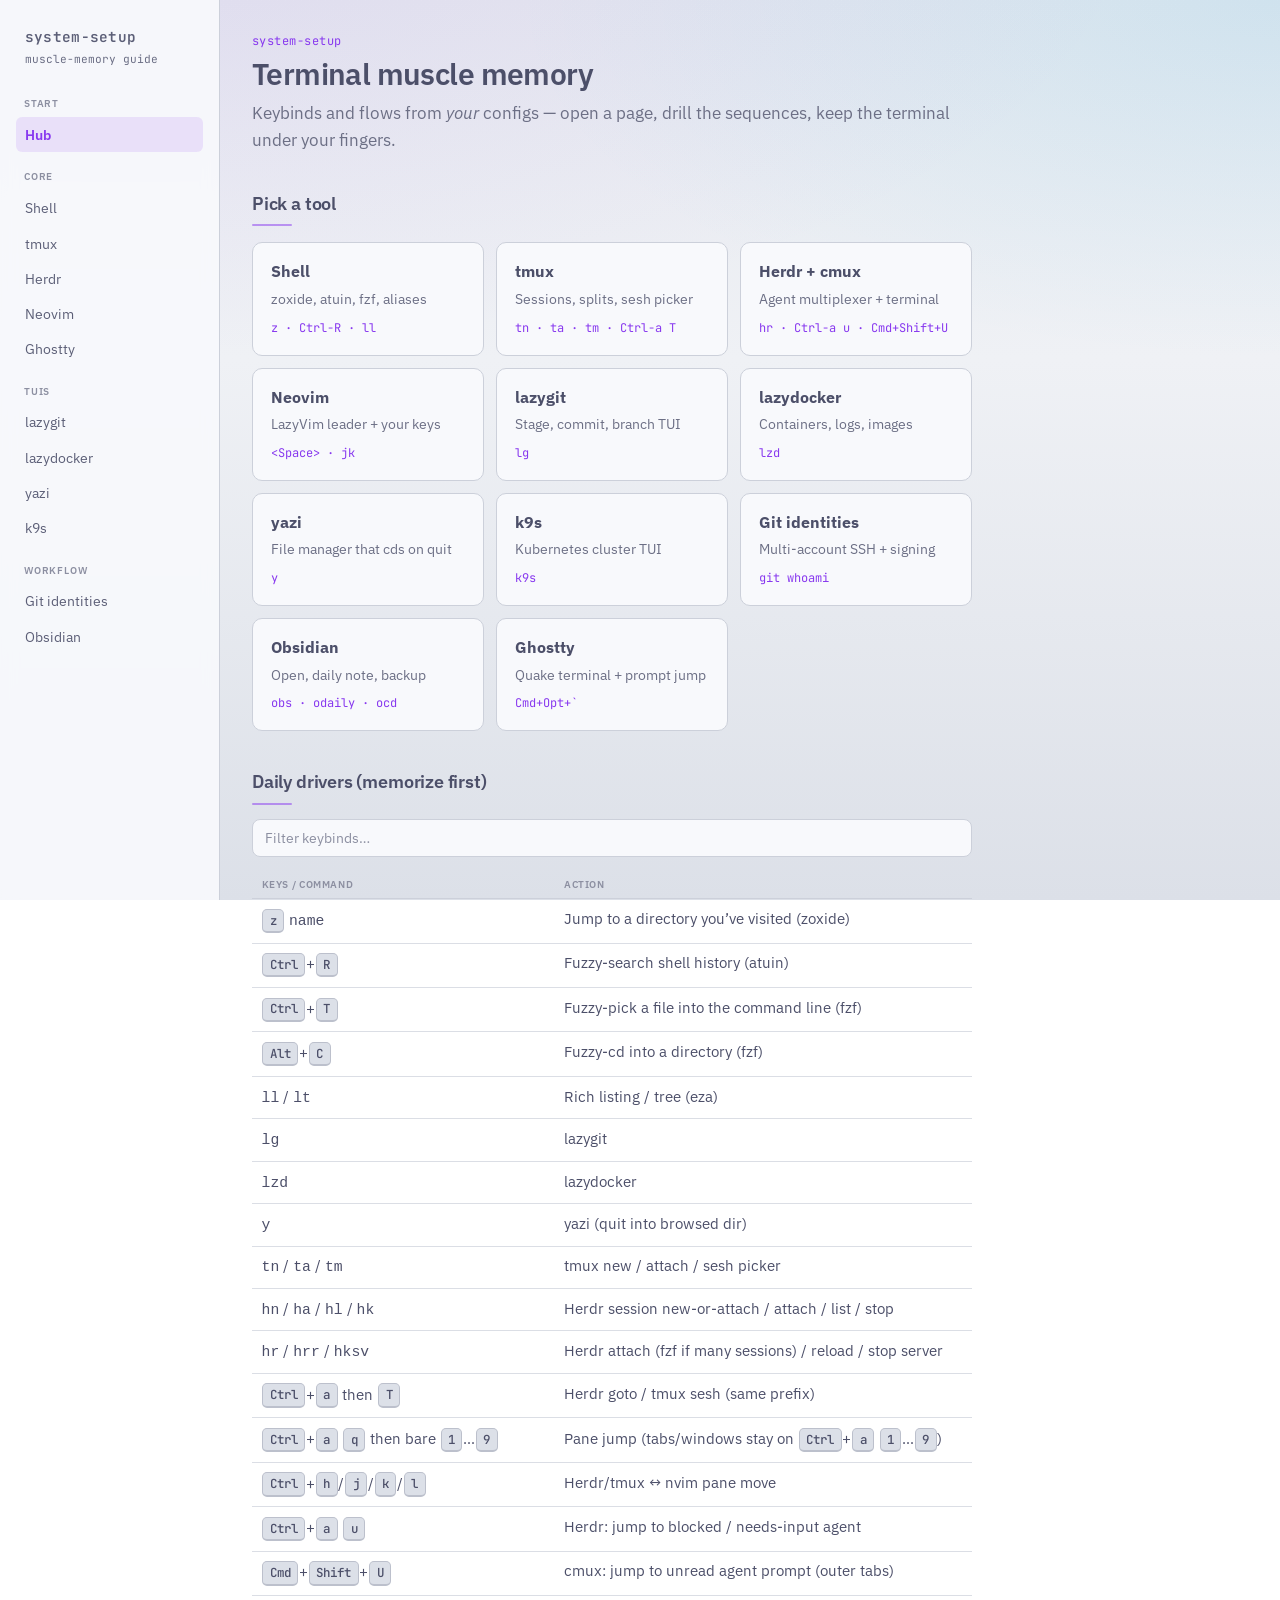
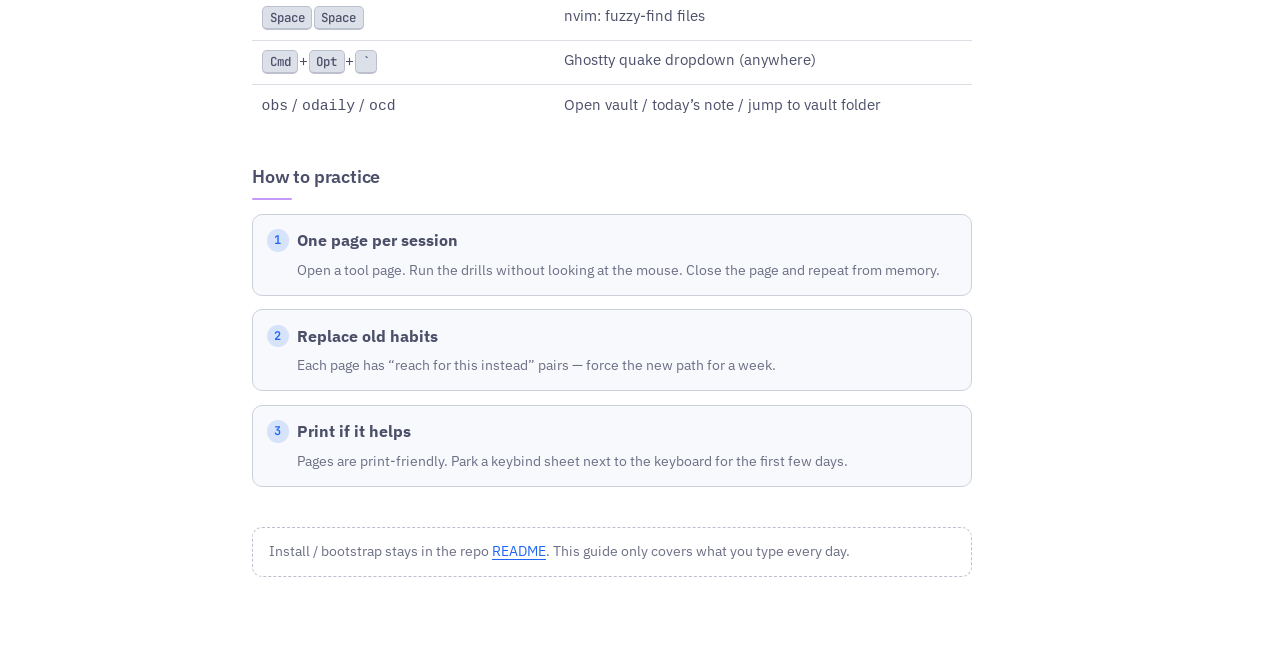
<file: docs/index.html>
<!DOCTYPE html>
<html lang="en">
<head>
  <meta charset="utf-8" />
  <meta http-equiv="refresh" content="0; url=guide/" />
  <link rel="canonical" href="guide/" />
  <title>Redirecting to guide…</title>
  <script>location.replace("guide/");</script>
</head>
<body>
  <p><a href="guide/">Terminal muscle-memory guide</a></p>
</body>
</html>
</file>
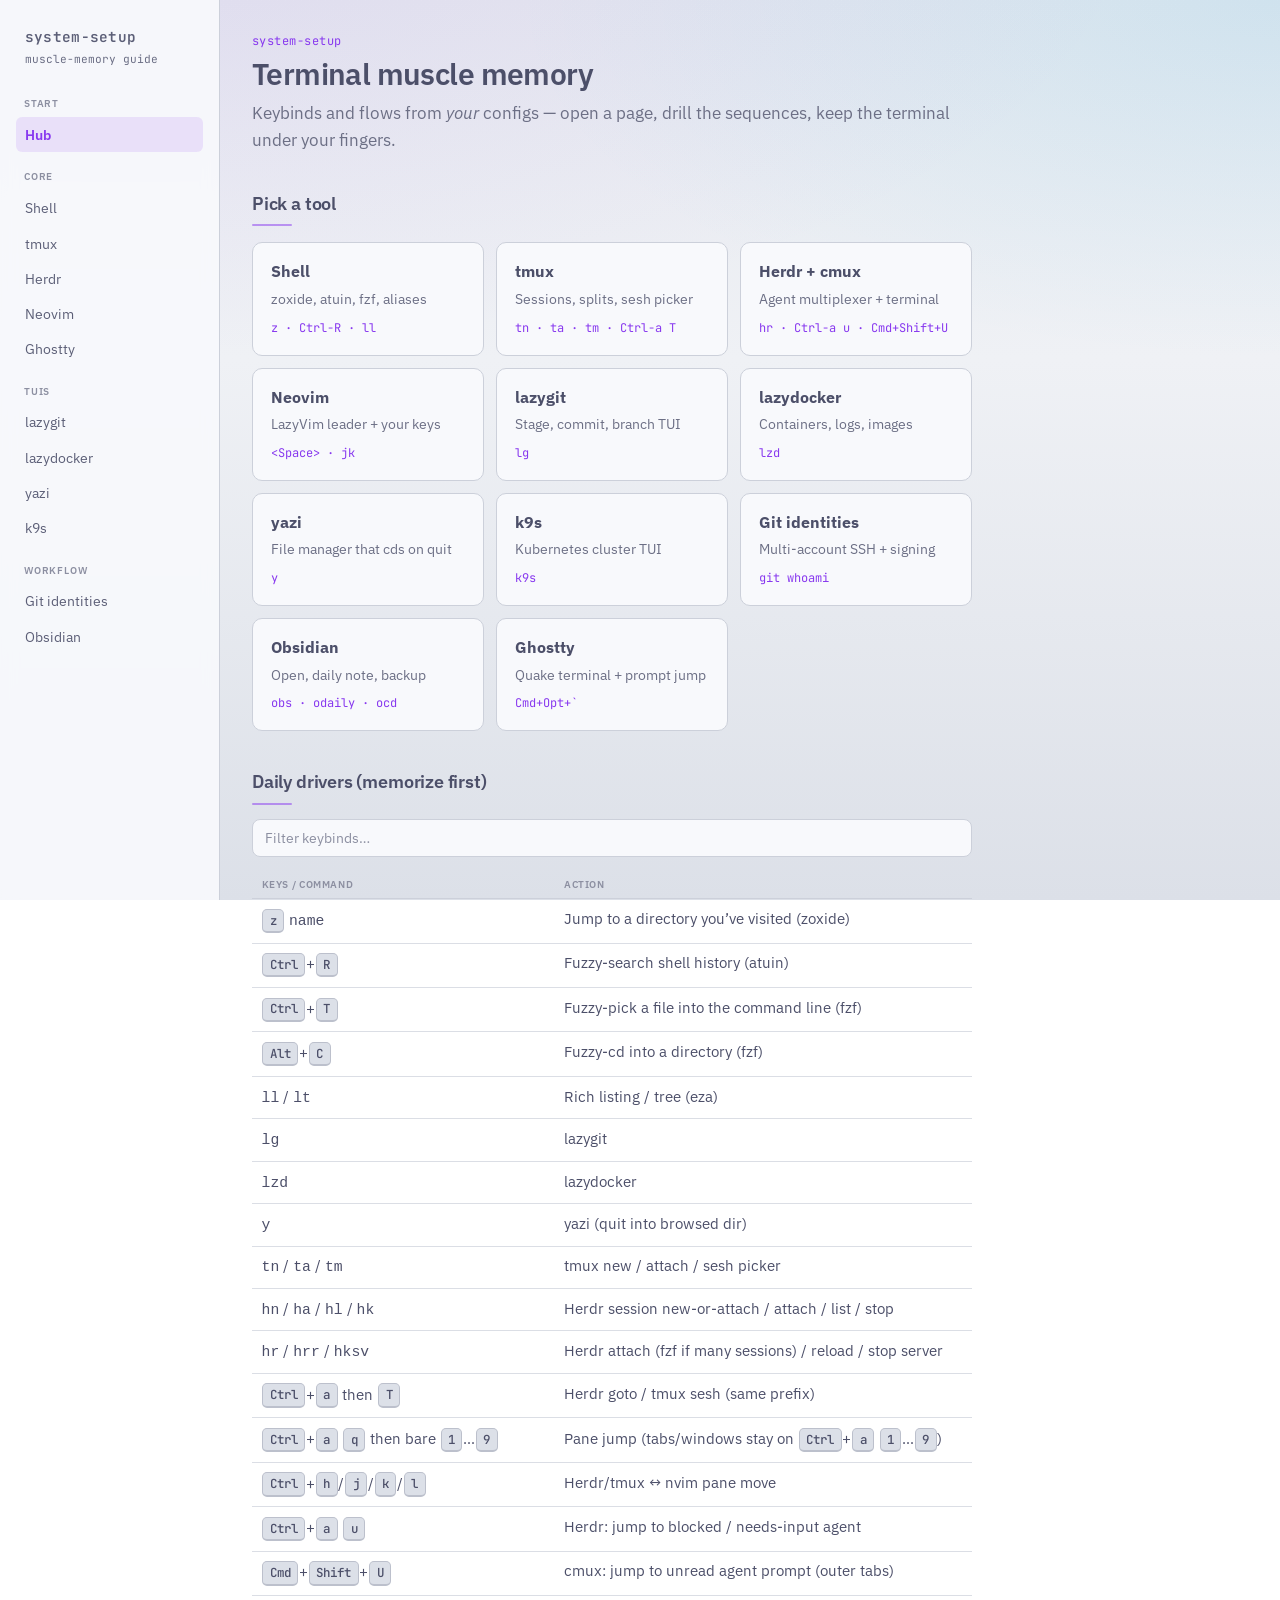
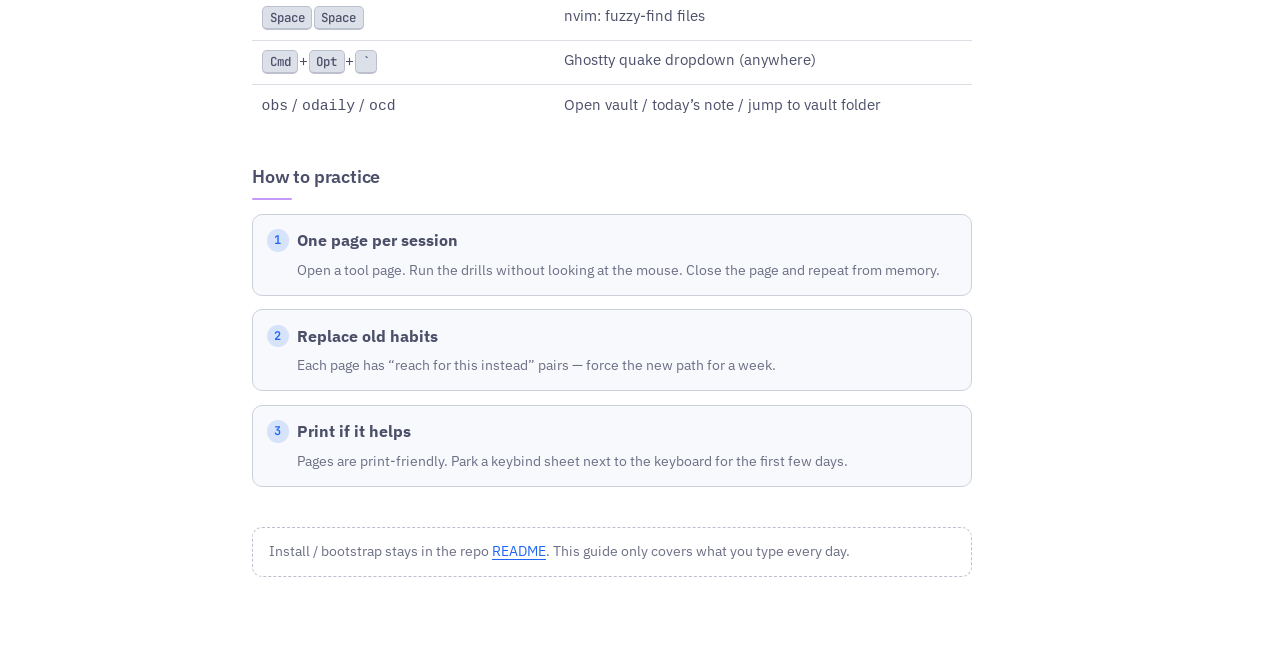
<file: docs/guide/index.html>
<!DOCTYPE html>
<html lang="en">
<head>
  <meta charset="utf-8" />
  <meta name="viewport" content="width=device-width, initial-scale=1" />
  <title>Terminal muscle memory — system-setup</title>
  <link rel="preconnect" href="https://fonts.googleapis.com" />
  <link rel="preconnect" href="https://fonts.gstatic.com" crossorigin />
  <link href="https://fonts.googleapis.com/css2?family=IBM+Plex+Sans:wght@400;500;600;700&family=JetBrains+Mono:wght@400;500;600&display=swap" rel="stylesheet" />
  <link rel="stylesheet" href="assets/guide.css" />
</head>
<body data-page="index">
  <div class="layout">
    <nav class="nav" aria-label="Guide">
      <a class="nav-brand" href="index.html">system-setup<span>muscle-memory guide</span></a>
      <p class="nav-label">Start</p>
      <ul>
        <li><a href="index.html" data-page="index">Hub</a></li>
      </ul>
      <p class="nav-label">Core</p>
      <ul>
        <li><a href="shell.html" data-page="shell">Shell</a></li>
        <li><a href="tmux.html" data-page="tmux">tmux</a></li>
        <li><a href="herdr.html" data-page="herdr">Herdr</a></li>
        <li><a href="nvim.html" data-page="nvim">Neovim</a></li>
        <li><a href="ghostty.html" data-page="ghostty">Ghostty</a></li>
      </ul>
      <p class="nav-label">TUIs</p>
      <ul>
        <li><a href="lazygit.html" data-page="lazygit">lazygit</a></li>
        <li><a href="lazydocker.html" data-page="lazydocker">lazydocker</a></li>
        <li><a href="yazi.html" data-page="yazi">yazi</a></li>
        <li><a href="k9s.html" data-page="k9s">k9s</a></li>
      </ul>
      <p class="nav-label">Workflow</p>
      <ul>
        <li><a href="git.html" data-page="git">Git identities</a></li>
        <li><a href="obsidian.html" data-page="obsidian">Obsidian</a></li>
      </ul>
    </nav>

    <main class="main">
      <button type="button" class="mobile-nav-toggle" aria-label="Open navigation">Menu</button>
      <div class="content">
        <header class="page-header">
          <p class="eyebrow">system-setup</p>
          <h1>Terminal muscle memory</h1>
          <p class="lede">
            Keybinds and flows from <em>your</em> configs — open a page, drill the sequences,
            keep the terminal under your fingers.
          </p>
        </header>

        <section>
          <h2>Pick a tool</h2>
          <div class="hub-grid">
            <a class="hub-card" href="shell.html">
              <h3>Shell</h3>
              <p>zoxide, atuin, fzf, aliases</p>
              <span class="cmd">z · Ctrl-R · ll</span>
            </a>
            <a class="hub-card" href="tmux.html">
              <h3>tmux</h3>
              <p>Sessions, splits, sesh picker</p>
              <span class="cmd">tn · ta · tm · Ctrl-a T</span>
            </a>
            <a class="hub-card" href="herdr.html">
              <h3>Herdr + cmux</h3>
              <p>Agent multiplexer + terminal</p>
              <span class="cmd">hr · Ctrl-a u · Cmd+Shift+U</span>
            </a>
            <a class="hub-card" href="nvim.html">
              <h3>Neovim</h3>
              <p>LazyVim leader + your keys</p>
              <span class="cmd">&lt;Space&gt; · jk</span>
            </a>
            <a class="hub-card" href="lazygit.html">
              <h3>lazygit</h3>
              <p>Stage, commit, branch TUI</p>
              <span class="cmd">lg</span>
            </a>
            <a class="hub-card" href="lazydocker.html">
              <h3>lazydocker</h3>
              <p>Containers, logs, images</p>
              <span class="cmd">lzd</span>
            </a>
            <a class="hub-card" href="yazi.html">
              <h3>yazi</h3>
              <p>File manager that cds on quit</p>
              <span class="cmd">y</span>
            </a>
            <a class="hub-card" href="k9s.html">
              <h3>k9s</h3>
              <p>Kubernetes cluster TUI</p>
              <span class="cmd">k9s</span>
            </a>
            <a class="hub-card" href="git.html">
              <h3>Git identities</h3>
              <p>Multi-account SSH + signing</p>
              <span class="cmd">git whoami</span>
            </a>
            <a class="hub-card" href="obsidian.html">
              <h3>Obsidian</h3>
              <p>Open, daily note, backup</p>
              <span class="cmd">obs · odaily · ocd</span>
            </a>
            <a class="hub-card" href="ghostty.html">
              <h3>Ghostty</h3>
              <p>Quake terminal + prompt jump</p>
              <span class="cmd">Cmd+Opt+`</span>
            </a>
          </div>
        </section>

        <section>
          <h2>Daily drivers (memorize first)</h2>
          <div class="toolbar">
            <input type="search" data-bind-filter placeholder="Filter keybinds…" aria-label="Filter keybinds" />
          </div>
          <table class="bind-table">
            <thead>
              <tr><th>Keys / command</th><th>Action</th></tr>
            </thead>
            <tbody>
              <tr data-bind-row><td class="keys"><kbd>z</kbd> <code>name</code></td><td>Jump to a directory you’ve visited (zoxide)</td></tr>
              <tr data-bind-row><td class="keys"><kbd>Ctrl</kbd>+<kbd>R</kbd></td><td>Fuzzy-search shell history (atuin)</td></tr>
              <tr data-bind-row><td class="keys"><kbd>Ctrl</kbd>+<kbd>T</kbd></td><td>Fuzzy-pick a file into the command line (fzf)</td></tr>
              <tr data-bind-row><td class="keys"><kbd>Alt</kbd>+<kbd>C</kbd></td><td>Fuzzy-cd into a directory (fzf)</td></tr>
              <tr data-bind-row><td class="keys"><code>ll</code> / <code>lt</code></td><td>Rich listing / tree (eza)</td></tr>
              <tr data-bind-row><td class="keys"><code>lg</code></td><td>lazygit</td></tr>
              <tr data-bind-row><td class="keys"><code>lzd</code></td><td>lazydocker</td></tr>
              <tr data-bind-row><td class="keys"><code>y</code></td><td>yazi (quit into browsed dir)</td></tr>
              <tr data-bind-row><td class="keys"><code>tn</code> / <code>ta</code> / <code>tm</code></td><td>tmux new / attach / sesh picker</td></tr>
              <tr data-bind-row><td class="keys"><code>hn</code> / <code>ha</code> / <code>hl</code> / <code>hk</code></td><td>Herdr session new-or-attach / attach / list / stop</td></tr>
              <tr data-bind-row><td class="keys"><code>hr</code> / <code>hrr</code> / <code>hksv</code></td><td>Herdr attach (fzf if many sessions) / reload / stop server</td></tr>
              <tr data-bind-row><td class="keys"><kbd>Ctrl</kbd>+<kbd>a</kbd> then <kbd>T</kbd></td><td>Herdr goto / tmux sesh (same prefix)</td></tr>
              <tr data-bind-row><td class="keys"><kbd>Ctrl</kbd>+<kbd>a</kbd> <kbd>q</kbd> then bare <kbd>1</kbd>…<kbd>9</kbd></td><td>Pane jump (tabs/windows stay on <kbd>Ctrl</kbd>+<kbd>a</kbd> <kbd>1</kbd>…<kbd>9</kbd>)</td></tr>
              <tr data-bind-row><td class="keys"><kbd>Ctrl</kbd>+<kbd>h</kbd>/<kbd>j</kbd>/<kbd>k</kbd>/<kbd>l</kbd></td><td>Herdr/tmux ↔ nvim pane move</td></tr>
              <tr data-bind-row><td class="keys"><kbd>Ctrl</kbd>+<kbd>a</kbd> <kbd>u</kbd></td><td>Herdr: jump to blocked / needs-input agent</td></tr>
              <tr data-bind-row><td class="keys"><kbd>Cmd</kbd>+<kbd>Shift</kbd>+<kbd>U</kbd></td><td>cmux: jump to unread agent prompt (outer tabs)</td></tr>
              <tr data-bind-row><td class="keys"><kbd>Space</kbd><kbd>Space</kbd></td><td>nvim: fuzzy-find files</td></tr>
              <tr data-bind-row><td class="keys"><kbd>Cmd</kbd>+<kbd>Opt</kbd>+<kbd>`</kbd></td><td>Ghostty quake dropdown (anywhere)</td></tr>
              <tr data-bind-row><td class="keys"><code>obs</code> / <code>odaily</code> / <code>ocd</code></td><td>Open vault / today’s note / jump to vault folder</td></tr>
            </tbody>
          </table>
        </section>

        <section>
          <h2>How to practice</h2>
          <ol class="flows">
            <li>
              <strong>One page per session</strong>
              <p class="steps">Open a tool page. Run the drills without looking at the mouse. Close the page and repeat from memory.</p>
            </li>
            <li>
              <strong>Replace old habits</strong>
              <p class="steps">Each page has “reach for this instead” pairs — force the new path for a week.</p>
            </li>
            <li>
              <strong>Print if it helps</strong>
              <p class="steps">Pages are print-friendly. Park a keybind sheet next to the keyboard for the first few days.</p>
            </li>
          </ol>
        </section>

        <p class="config-ptr">
          Install / bootstrap stays in the repo <a href="../../README.md">README</a>.
          This guide only covers what you type every day.
        </p>
      </div>
    </main>
  </div>
  <script src="assets/guide.js"></script>
</body>
</html>
</file>
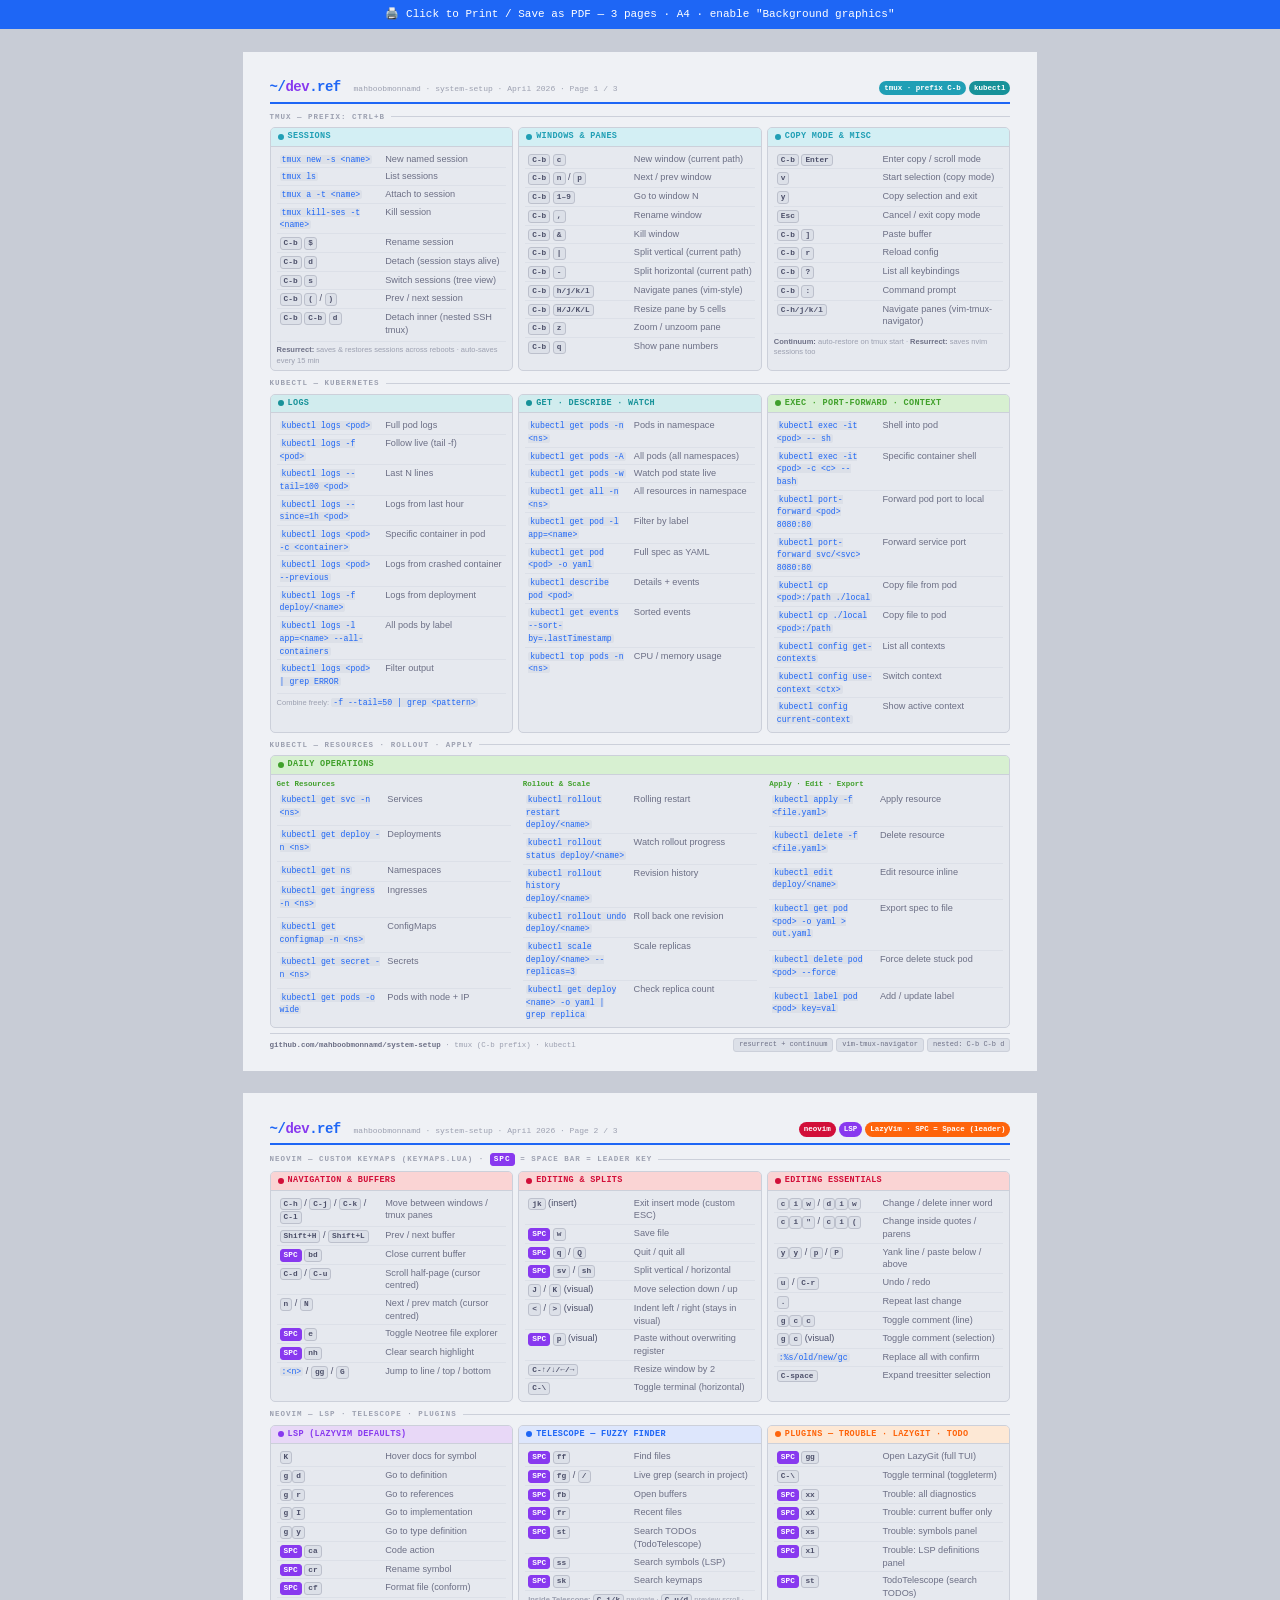
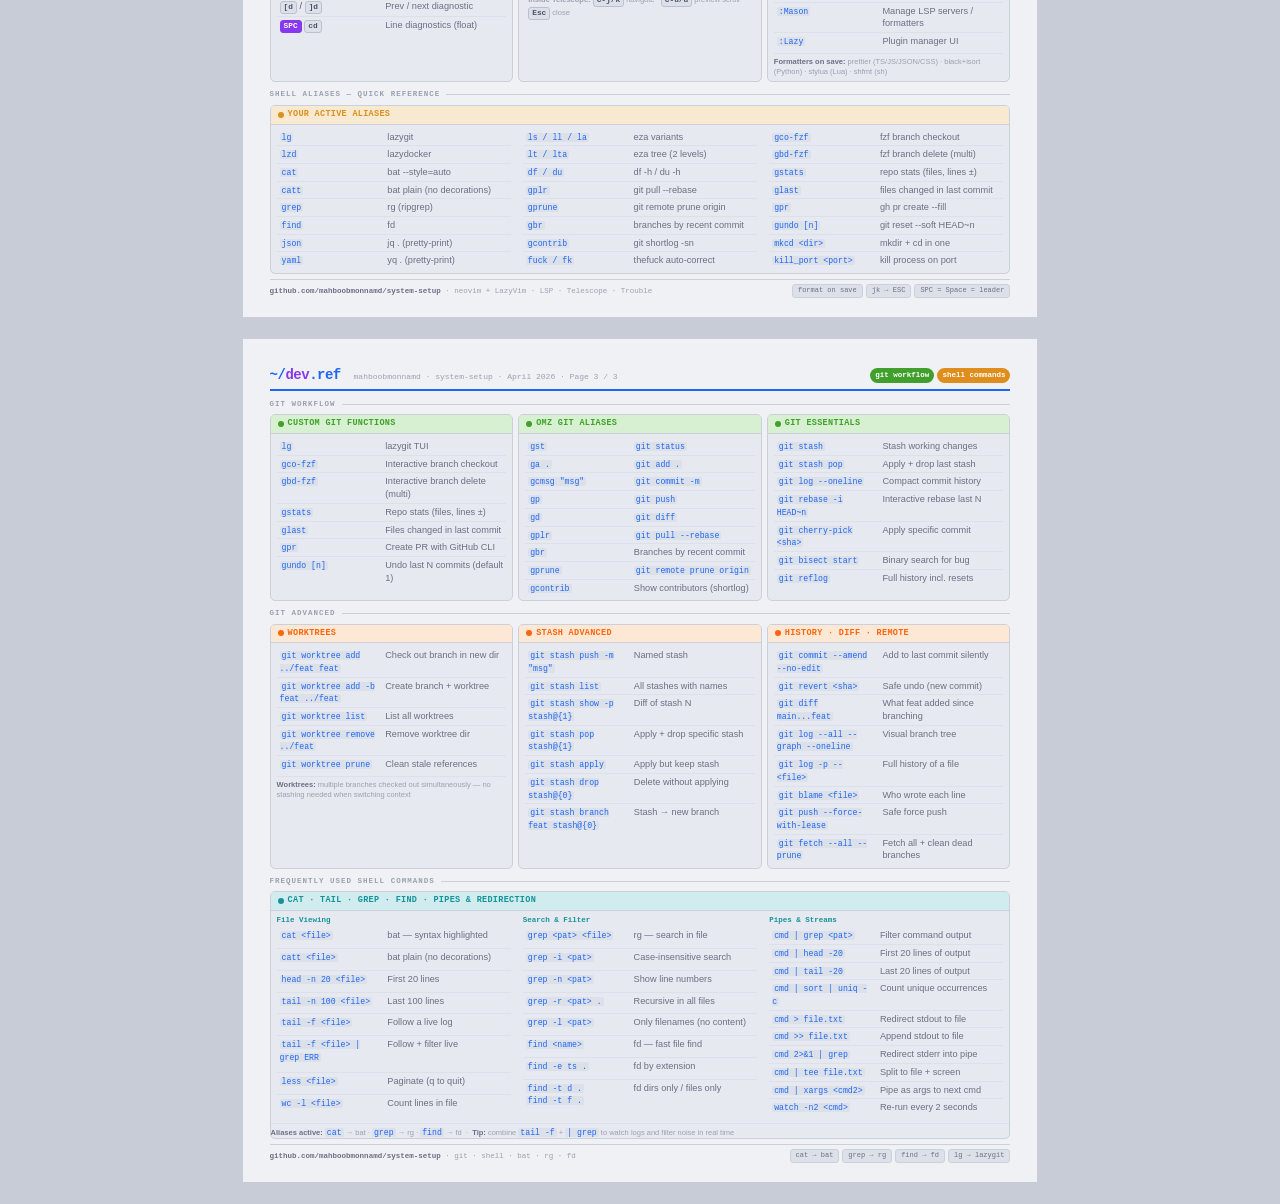
<file: dev-reference.html>
<!DOCTYPE html>
<html lang="en">
<head>
<meta charset="UTF-8">
<meta name="viewport" content="width=device-width, initial-scale=1.0">
<title>Dev Reference — mahboobmonnamd</title>
<style>
  :root {
    --base:#eff1f5;--mantle:#e6e9ef;--crust:#dce0e8;--surface0:#ccd0da;--surface1:#bcc0cc;
    --overlay0:#9ca0b0;--text:#4c4f69;--subtext:#6c6f85;
    --red:#d20f39;--peach:#fe640b;--yellow:#df8e1d;--green:#40a02b;
    --teal:#179299;--blue:#1e66f5;--mauve:#8839ef;--lavender:#7287fd;
    --pink:#ea76cb;--sapphire:#209fb5;
  }
  @import url('https://fonts.googleapis.com/css2?family=JetBrains+Mono:wght@400;600;700&family=Instrument+Sans:wght@400;500;600;700&display=swap');
  *{box-sizing:border-box;margin:0;padding:0;}
  body{background:#c8ccd6;color:var(--text);font-family:'Instrument Sans',sans-serif;font-size:9.2px;line-height:1.38;}

  .print-banner{background:var(--blue);color:#fff;text-align:center;padding:7px;font-family:'JetBrains Mono',monospace;font-size:11px;cursor:pointer;position:sticky;top:0;z-index:100;}
  .print-banner:hover{background:var(--lavender);}
  @media print{
    *{-webkit-print-color-adjust:exact!important;print-color-adjust:exact!important;}
    body{background:white;}
    .page{margin:0!important;padding:7mm!important;page-break-after:always;}
    .page:last-child{page-break-after:avoid;}
    .print-banner{display:none;}
  }

  .page{width:210mm;background:var(--base);margin:6mm auto;padding:7mm 7mm 5mm;}

  .header{display:flex;align-items:center;justify-content:space-between;border-bottom:2px solid var(--blue);padding-bottom:4px;margin-bottom:6px;}
  .header-left{display:flex;align-items:baseline;}
  .header h1{font-family:'JetBrains Mono',monospace;font-size:14px;font-weight:700;color:var(--blue);letter-spacing:-0.5px;}
  .header h1 span{color:var(--mauve);}
  .header-meta{font-family:'JetBrains Mono',monospace;font-size:8px;color:var(--overlay0);margin-left:8px;}
  .header-badges{display:flex;gap:3px;}
  .badge{font-family:'JetBrains Mono',monospace;font-size:7.5px;padding:2px 5px;border-radius:999px;font-weight:700;}
  .b-tmux{background:var(--sapphire);color:#fff;}.b-vim{background:var(--red);color:#fff;}
  .b-k8s{background:var(--teal);color:#fff;}.b-lsp{background:var(--mauve);color:#fff;}
  .b-lazy{background:var(--peach);color:#fff;}.b-git{background:var(--green);color:#fff;}
  .b-sh{background:var(--yellow);color:#fff;}

  .grid{display:grid;grid-template-columns:1fr 1fr 1fr;gap:5px;}

  .divider{grid-column:span 3;display:flex;align-items:center;gap:6px;margin-top:2px;}
  .divider span{font-family:'JetBrains Mono',monospace;font-size:7.5px;font-weight:700;text-transform:uppercase;letter-spacing:1px;color:var(--overlay0);white-space:nowrap;}
  .divider::after{content:'';flex:1;height:1px;background:var(--surface0);}

  .card{background:var(--mantle);border:1px solid var(--surface0);border-radius:5px;overflow:hidden;}
  .card-head{display:flex;align-items:center;gap:4px;padding:3px 7px;font-family:'JetBrains Mono',monospace;font-size:8.5px;font-weight:700;letter-spacing:0.3px;text-transform:uppercase;border-bottom:1px solid var(--surface0);}
  .dot{width:6px;height:6px;border-radius:50%;flex-shrink:0;}
  .card-body{padding:4px 6px;}
  .card.col2{grid-column:span 2;}.card.col3{grid-column:span 3;}

  .a-blue .card-head{background:#dde6fc;color:var(--blue);}.a-blue .dot{background:var(--blue);}
  .a-green .card-head{background:#d7f0d1;color:var(--green);}.a-green .dot{background:var(--green);}
  .a-mauve .card-head{background:#e8d8f7;color:var(--mauve);}.a-mauve .dot{background:var(--mauve);}
  .a-teal .card-head{background:#d1ecee;color:var(--teal);}.a-teal .dot{background:var(--teal);}
  .a-peach .card-head{background:#fde8d5;color:var(--peach);}.a-peach .dot{background:var(--peach);}
  .a-red .card-head{background:#fad4d4;color:var(--red);}.a-red .dot{background:var(--red);}
  .a-yellow .card-head{background:#f7ead1;color:var(--yellow);}.a-yellow .dot{background:var(--yellow);}
  .a-pink .card-head{background:#f9d9ee;color:var(--pink);}.a-pink .dot{background:var(--pink);}
  .a-saph .card-head{background:#d3eff4;color:var(--sapphire);}.a-saph .dot{background:var(--sapphire);}

  table{width:100%;border-collapse:collapse;}
  tr:not(:last-child) td{border-bottom:1px solid var(--crust);}
  td{padding:2px 3px;vertical-align:top;}
  td:first-child{width:46%;}
  td:last-child{color:var(--subtext);}

  kbd{font-family:'JetBrains Mono',monospace;font-size:7.8px;font-weight:600;color:var(--text);background:var(--crust);border:1px solid var(--surface1);border-radius:3px;padding:0 3px;white-space:nowrap;display:inline-block;}
  kbd.spc{background:var(--mauve);color:#fff;border-color:var(--mauve);}
  code{font-family:'JetBrains Mono',monospace;font-size:8.2px;color:var(--blue);background:var(--crust);border-radius:2px;padding:0 2px;}
  .note{font-size:7.5px;color:var(--overlay0);margin-top:3px;padding-top:3px;border-top:1px solid var(--crust);}
  .note strong{color:var(--subtext);}

  .footer{margin-top:5px;padding-top:4px;border-top:1px solid var(--surface0);display:flex;justify-content:space-between;align-items:center;}
  .footer-l{font-family:'JetBrains Mono',monospace;font-size:7.5px;color:var(--overlay0);}
  .footer-l strong{color:var(--subtext);}
  .footer-r{display:flex;gap:3px;}
  .pill{font-family:'JetBrains Mono',monospace;font-size:7px;color:var(--subtext);background:var(--crust);border:1px solid var(--surface0);border-radius:3px;padding:1px 5px;}
</style>
</head>
<body>

<div class="print-banner" onclick="window.print()">🖨️ Click to Print / Save as PDF — 3 pages · A4 · enable "Background graphics"</div>

<!-- ══════════════════════════════════════════════════════ PAGE 1 ══ -->
<div class="page">
  <div class="header">
    <div class="header-left">
      <h1>~/<span>dev</span>.ref</h1>
      <span class="header-meta">&nbsp;mahboobmonnamd · system-setup · April 2026 · Page 1 / 3</span>
    </div>
    <div class="header-badges">
      <span class="badge b-tmux">tmux · prefix C-b</span>
      <span class="badge b-k8s">kubectl</span>
    </div>
  </div>

  <div class="grid">

    <!-- TMUX -->
    <div class="divider"><span>Tmux — Prefix: Ctrl+B</span></div>

    <div class="card a-saph">
      <div class="card-head"><div class="dot"></div>Sessions</div>
      <div class="card-body"><table>
        <tr><td><code>tmux new -s &lt;name&gt;</code></td><td>New named session</td></tr>
        <tr><td><code>tmux ls</code></td><td>List sessions</td></tr>
        <tr><td><code>tmux a -t &lt;name&gt;</code></td><td>Attach to session</td></tr>
        <tr><td><code>tmux kill-ses -t &lt;name&gt;</code></td><td>Kill session</td></tr>
        <tr><td><kbd>C-b</kbd> <kbd>$</kbd></td><td>Rename session</td></tr>
        <tr><td><kbd>C-b</kbd> <kbd>d</kbd></td><td>Detach (session stays alive)</td></tr>
        <tr><td><kbd>C-b</kbd> <kbd>s</kbd></td><td>Switch sessions (tree view)</td></tr>
        <tr><td><kbd>C-b</kbd> <kbd>(</kbd> / <kbd>)</kbd></td><td>Prev / next session</td></tr>
        <tr><td><kbd>C-b</kbd> <kbd>C-b</kbd> <kbd>d</kbd></td><td>Detach inner (nested SSH tmux)</td></tr>
      </table>
      <div class="note"><strong>Resurrect:</strong> saves &amp; restores sessions across reboots · auto-saves every 15 min</div>
      </div>
    </div>

    <div class="card a-saph">
      <div class="card-head"><div class="dot"></div>Windows &amp; Panes</div>
      <div class="card-body"><table>
        <tr><td><kbd>C-b</kbd> <kbd>c</kbd></td><td>New window (current path)</td></tr>
        <tr><td><kbd>C-b</kbd> <kbd>n</kbd> / <kbd>p</kbd></td><td>Next / prev window</td></tr>
        <tr><td><kbd>C-b</kbd> <kbd>1–9</kbd></td><td>Go to window N</td></tr>
        <tr><td><kbd>C-b</kbd> <kbd>,</kbd></td><td>Rename window</td></tr>
        <tr><td><kbd>C-b</kbd> <kbd>&amp;</kbd></td><td>Kill window</td></tr>
        <tr><td><kbd>C-b</kbd> <kbd>|</kbd></td><td>Split vertical (current path)</td></tr>
        <tr><td><kbd>C-b</kbd> <kbd>-</kbd></td><td>Split horizontal (current path)</td></tr>
        <tr><td><kbd>C-b</kbd> <kbd>h/j/k/l</kbd></td><td>Navigate panes (vim-style)</td></tr>
        <tr><td><kbd>C-b</kbd> <kbd>H/J/K/L</kbd></td><td>Resize pane by 5 cells</td></tr>
        <tr><td><kbd>C-b</kbd> <kbd>z</kbd></td><td>Zoom / unzoom pane</td></tr>
        <tr><td><kbd>C-b</kbd> <kbd>q</kbd></td><td>Show pane numbers</td></tr>
      </table></div>
    </div>

    <div class="card a-saph">
      <div class="card-head"><div class="dot"></div>Copy Mode &amp; Misc</div>
      <div class="card-body"><table>
        <tr><td><kbd>C-b</kbd> <kbd>Enter</kbd></td><td>Enter copy / scroll mode</td></tr>
        <tr><td><kbd>v</kbd></td><td>Start selection (copy mode)</td></tr>
        <tr><td><kbd>y</kbd></td><td>Copy selection and exit</td></tr>
        <tr><td><kbd>Esc</kbd></td><td>Cancel / exit copy mode</td></tr>
        <tr><td><kbd>C-b</kbd> <kbd>]</kbd></td><td>Paste buffer</td></tr>
        <tr><td><kbd>C-b</kbd> <kbd>r</kbd></td><td>Reload config</td></tr>
        <tr><td><kbd>C-b</kbd> <kbd>?</kbd></td><td>List all keybindings</td></tr>
        <tr><td><kbd>C-b</kbd> <kbd>:</kbd></td><td>Command prompt</td></tr>
        <tr><td><kbd>C-h/j/k/l</kbd></td><td>Navigate panes (vim-tmux-navigator)</td></tr>
      </table>
      <div class="note"><strong>Continuum:</strong> auto-restore on tmux start · <strong>Resurrect:</strong> saves nvim sessions too</div>
      </div>
    </div>

    <!-- KUBECTL -->
    <div class="divider"><span>kubectl — Kubernetes</span></div>

    <div class="card a-teal">
      <div class="card-head"><div class="dot"></div>Logs</div>
      <div class="card-body"><table>
        <tr><td><code>kubectl logs &lt;pod&gt;</code></td><td>Full pod logs</td></tr>
        <tr><td><code>kubectl logs -f &lt;pod&gt;</code></td><td>Follow live (tail -f)</td></tr>
        <tr><td><code>kubectl logs --tail=100 &lt;pod&gt;</code></td><td>Last N lines</td></tr>
        <tr><td><code>kubectl logs --since=1h &lt;pod&gt;</code></td><td>Logs from last hour</td></tr>
        <tr><td><code>kubectl logs &lt;pod&gt; -c &lt;container&gt;</code></td><td>Specific container in pod</td></tr>
        <tr><td><code>kubectl logs &lt;pod&gt; --previous</code></td><td>Logs from crashed container</td></tr>
        <tr><td><code>kubectl logs -f deploy/&lt;name&gt;</code></td><td>Logs from deployment</td></tr>
        <tr><td><code>kubectl logs -l app=&lt;name&gt; --all-containers</code></td><td>All pods by label</td></tr>
        <tr><td><code>kubectl logs &lt;pod&gt; | grep ERROR</code></td><td>Filter output</td></tr>
      </table>
      <div class="note">Combine freely: <code>-f --tail=50 | grep &lt;pattern&gt;</code></div>
      </div>
    </div>

    <div class="card a-teal">
      <div class="card-head"><div class="dot"></div>Get · Describe · Watch</div>
      <div class="card-body"><table>
        <tr><td><code>kubectl get pods -n &lt;ns&gt;</code></td><td>Pods in namespace</td></tr>
        <tr><td><code>kubectl get pods -A</code></td><td>All pods (all namespaces)</td></tr>
        <tr><td><code>kubectl get pods -w</code></td><td>Watch pod state live</td></tr>
        <tr><td><code>kubectl get all -n &lt;ns&gt;</code></td><td>All resources in namespace</td></tr>
        <tr><td><code>kubectl get pod -l app=&lt;name&gt;</code></td><td>Filter by label</td></tr>
        <tr><td><code>kubectl get pod &lt;pod&gt; -o yaml</code></td><td>Full spec as YAML</td></tr>
        <tr><td><code>kubectl describe pod &lt;pod&gt;</code></td><td>Details + events</td></tr>
        <tr><td><code>kubectl get events --sort-by=.lastTimestamp</code></td><td>Sorted events</td></tr>
        <tr><td><code>kubectl top pods -n &lt;ns&gt;</code></td><td>CPU / memory usage</td></tr>
      </table></div>
    </div>

    <div class="card a-green">
      <div class="card-head"><div class="dot"></div>Exec · Port-forward · Context</div>
      <div class="card-body"><table>
        <tr><td><code>kubectl exec -it &lt;pod&gt; -- sh</code></td><td>Shell into pod</td></tr>
        <tr><td><code>kubectl exec -it &lt;pod&gt; -c &lt;c&gt; -- bash</code></td><td>Specific container shell</td></tr>
        <tr><td><code>kubectl port-forward &lt;pod&gt; 8080:80</code></td><td>Forward pod port to local</td></tr>
        <tr><td><code>kubectl port-forward svc/&lt;svc&gt; 8080:80</code></td><td>Forward service port</td></tr>
        <tr><td><code>kubectl cp &lt;pod&gt;:/path ./local</code></td><td>Copy file from pod</td></tr>
        <tr><td><code>kubectl cp ./local &lt;pod&gt;:/path</code></td><td>Copy file to pod</td></tr>
        <tr><td><code>kubectl config get-contexts</code></td><td>List all contexts</td></tr>
        <tr><td><code>kubectl config use-context &lt;ctx&gt;</code></td><td>Switch context</td></tr>
        <tr><td><code>kubectl config current-context</code></td><td>Show active context</td></tr>
      </table></div>
    </div>

    <!-- KUBECTL OPS -->
    <div class="divider"><span>kubectl — Resources · Rollout · Apply</span></div>

    <div class="card a-green col3">
      <div class="card-head"><div class="dot"></div>Daily Operations</div>
      <div class="card-body" style="display:grid;grid-template-columns:1fr 1fr 1fr;gap:0 12px;">
        <table>
          <caption style="font-family:'JetBrains Mono',monospace;font-size:7.5px;font-weight:700;color:var(--green);text-align:left;padding-bottom:2px;">Get Resources</caption>
          <tr><td><code>kubectl get svc -n &lt;ns&gt;</code></td><td>Services</td></tr>
          <tr><td><code>kubectl get deploy -n &lt;ns&gt;</code></td><td>Deployments</td></tr>
          <tr><td><code>kubectl get ns</code></td><td>Namespaces</td></tr>
          <tr><td><code>kubectl get ingress -n &lt;ns&gt;</code></td><td>Ingresses</td></tr>
          <tr><td><code>kubectl get configmap -n &lt;ns&gt;</code></td><td>ConfigMaps</td></tr>
          <tr><td><code>kubectl get secret -n &lt;ns&gt;</code></td><td>Secrets</td></tr>
          <tr><td><code>kubectl get pods -o wide</code></td><td>Pods with node + IP</td></tr>
        </table>
        <table>
          <caption style="font-family:'JetBrains Mono',monospace;font-size:7.5px;font-weight:700;color:var(--green);text-align:left;padding-bottom:2px;">Rollout &amp; Scale</caption>
          <tr><td><code>kubectl rollout restart deploy/&lt;name&gt;</code></td><td>Rolling restart</td></tr>
          <tr><td><code>kubectl rollout status deploy/&lt;name&gt;</code></td><td>Watch rollout progress</td></tr>
          <tr><td><code>kubectl rollout history deploy/&lt;name&gt;</code></td><td>Revision history</td></tr>
          <tr><td><code>kubectl rollout undo deploy/&lt;name&gt;</code></td><td>Roll back one revision</td></tr>
          <tr><td><code>kubectl scale deploy/&lt;name&gt; --replicas=3</code></td><td>Scale replicas</td></tr>
          <tr><td><code>kubectl get deploy &lt;name&gt; -o yaml | grep replica</code></td><td>Check replica count</td></tr>
        </table>
        <table>
          <caption style="font-family:'JetBrains Mono',monospace;font-size:7.5px;font-weight:700;color:var(--green);text-align:left;padding-bottom:2px;">Apply · Edit · Export</caption>
          <tr><td><code>kubectl apply -f &lt;file.yaml&gt;</code></td><td>Apply resource</td></tr>
          <tr><td><code>kubectl delete -f &lt;file.yaml&gt;</code></td><td>Delete resource</td></tr>
          <tr><td><code>kubectl edit deploy/&lt;name&gt;</code></td><td>Edit resource inline</td></tr>
          <tr><td><code>kubectl get pod &lt;pod&gt; -o yaml &gt; out.yaml</code></td><td>Export spec to file</td></tr>
          <tr><td><code>kubectl delete pod &lt;pod&gt; --force</code></td><td>Force delete stuck pod</td></tr>
          <tr><td><code>kubectl label pod &lt;pod&gt; key=val</code></td><td>Add / update label</td></tr>
        </table>
      </div>
    </div>

  </div>

  <div class="footer">
    <div class="footer-l"><strong>github.com/mahboobmonnamd/system-setup</strong> · tmux (C-b prefix) · kubectl</div>
    <div class="footer-r">
      <span class="pill">resurrect + continuum</span>
      <span class="pill">vim-tmux-navigator</span>
      <span class="pill">nested: C-b C-b d</span>
    </div>
  </div>
</div>

<!-- ══════════════════════════════════════════════════════ PAGE 2 ══ -->
<div class="page">
  <div class="header">
    <div class="header-left">
      <h1>~/<span>dev</span>.ref</h1>
      <span class="header-meta">&nbsp;mahboobmonnamd · system-setup · April 2026 · Page 2 / 3</span>
    </div>
    <div class="header-badges">
      <span class="badge b-vim">neovim</span>
      <span class="badge b-lsp">LSP</span>
      <span class="badge b-lazy">LazyVim · SPC = Space (leader)</span>
    </div>
  </div>

  <div class="grid">

    <!-- NEOVIM CUSTOM KEYMAPS -->
    <div class="divider"><span>Neovim — Custom Keymaps (keymaps.lua) · <kbd class="spc">SPC</kbd> = Space bar = leader key</span></div>

    <div class="card a-red">
      <div class="card-head"><div class="dot"></div>Navigation &amp; Buffers</div>
      <div class="card-body"><table>
        <tr><td><kbd>C-h</kbd> / <kbd>C-j</kbd> / <kbd>C-k</kbd> / <kbd>C-l</kbd></td><td>Move between windows / tmux panes</td></tr>
        <tr><td><kbd>Shift+H</kbd> / <kbd>Shift+L</kbd></td><td>Prev / next buffer</td></tr>
        <tr><td><kbd class="spc">SPC</kbd> <kbd>bd</kbd></td><td>Close current buffer</td></tr>
        <tr><td><kbd>C-d</kbd> / <kbd>C-u</kbd></td><td>Scroll half-page (cursor centred)</td></tr>
        <tr><td><kbd>n</kbd> / <kbd>N</kbd></td><td>Next / prev match (cursor centred)</td></tr>
        <tr><td><kbd class="spc">SPC</kbd> <kbd>e</kbd></td><td>Toggle Neotree file explorer</td></tr>
        <tr><td><kbd class="spc">SPC</kbd> <kbd>nh</kbd></td><td>Clear search highlight</td></tr>
        <tr><td><code>:&lt;n&gt;</code> / <kbd>gg</kbd> / <kbd>G</kbd></td><td>Jump to line / top / bottom</td></tr>
      </table></div>
    </div>

    <div class="card a-red">
      <div class="card-head"><div class="dot"></div>Editing &amp; Splits</div>
      <div class="card-body"><table>
        <tr><td><kbd>jk</kbd> (insert)</td><td>Exit insert mode (custom ESC)</td></tr>
        <tr><td><kbd class="spc">SPC</kbd> <kbd>w</kbd></td><td>Save file</td></tr>
        <tr><td><kbd class="spc">SPC</kbd> <kbd>q</kbd> / <kbd>Q</kbd></td><td>Quit / quit all</td></tr>
        <tr><td><kbd class="spc">SPC</kbd> <kbd>sv</kbd> / <kbd>sh</kbd></td><td>Split vertical / horizontal</td></tr>
        <tr><td><kbd>J</kbd> / <kbd>K</kbd> (visual)</td><td>Move selection down / up</td></tr>
        <tr><td><kbd>&lt;</kbd> / <kbd>&gt;</kbd> (visual)</td><td>Indent left / right (stays in visual)</td></tr>
        <tr><td><kbd class="spc">SPC</kbd> <kbd>p</kbd> (visual)</td><td>Paste without overwriting register</td></tr>
        <tr><td><kbd>C-↑/↓/←/→</kbd></td><td>Resize window by 2</td></tr>
        <tr><td><kbd>C-\</kbd></td><td>Toggle terminal (horizontal)</td></tr>
      </table></div>
    </div>

    <div class="card a-red">
      <div class="card-head"><div class="dot"></div>Editing Essentials</div>
      <div class="card-body"><table>
        <tr><td><kbd>c</kbd><kbd>i</kbd><kbd>w</kbd> / <kbd>d</kbd><kbd>i</kbd><kbd>w</kbd></td><td>Change / delete inner word</td></tr>
        <tr><td><kbd>c</kbd><kbd>i</kbd><kbd>"</kbd> / <kbd>c</kbd><kbd>i</kbd><kbd>(</kbd></td><td>Change inside quotes / parens</td></tr>
        <tr><td><kbd>y</kbd><kbd>y</kbd> / <kbd>p</kbd> / <kbd>P</kbd></td><td>Yank line / paste below / above</td></tr>
        <tr><td><kbd>u</kbd> / <kbd>C-r</kbd></td><td>Undo / redo</td></tr>
        <tr><td><kbd>.</kbd></td><td>Repeat last change</td></tr>
        <tr><td><kbd>g</kbd><kbd>c</kbd><kbd>c</kbd></td><td>Toggle comment (line)</td></tr>
        <tr><td><kbd>g</kbd><kbd>c</kbd> (visual)</td><td>Toggle comment (selection)</td></tr>
        <tr><td><code>:%s/old/new/gc</code></td><td>Replace all with confirm</td></tr>
        <tr><td><kbd>C-space</kbd></td><td>Expand treesitter selection</td></tr>
      </table></div>
    </div>

    <!-- NEOVIM LSP + PLUGINS -->
    <div class="divider"><span>Neovim — LSP · Telescope · Plugins</span></div>

    <div class="card a-mauve">
      <div class="card-head"><div class="dot"></div>LSP (LazyVim defaults)</div>
      <div class="card-body"><table>
        <tr><td><kbd>K</kbd></td><td>Hover docs for symbol</td></tr>
        <tr><td><kbd>g</kbd><kbd>d</kbd></td><td>Go to definition</td></tr>
        <tr><td><kbd>g</kbd><kbd>r</kbd></td><td>Go to references</td></tr>
        <tr><td><kbd>g</kbd><kbd>I</kbd></td><td>Go to implementation</td></tr>
        <tr><td><kbd>g</kbd><kbd>y</kbd></td><td>Go to type definition</td></tr>
        <tr><td><kbd class="spc">SPC</kbd> <kbd>ca</kbd></td><td>Code action</td></tr>
        <tr><td><kbd class="spc">SPC</kbd> <kbd>cr</kbd></td><td>Rename symbol</td></tr>
        <tr><td><kbd class="spc">SPC</kbd> <kbd>cf</kbd></td><td>Format file (conform)</td></tr>
        <tr><td><kbd>[d</kbd> / <kbd>]d</kbd></td><td>Prev / next diagnostic</td></tr>
        <tr><td><kbd class="spc">SPC</kbd> <kbd>cd</kbd></td><td>Line diagnostics (float)</td></tr>
      </table></div>
    </div>

    <div class="card a-blue">
      <div class="card-head"><div class="dot"></div>Telescope — Fuzzy Finder</div>
      <div class="card-body"><table>
        <tr><td><kbd class="spc">SPC</kbd> <kbd>ff</kbd></td><td>Find files</td></tr>
        <tr><td><kbd class="spc">SPC</kbd> <kbd>fg</kbd> / <kbd>/</kbd></td><td>Live grep (search in project)</td></tr>
        <tr><td><kbd class="spc">SPC</kbd> <kbd>fb</kbd></td><td>Open buffers</td></tr>
        <tr><td><kbd class="spc">SPC</kbd> <kbd>fr</kbd></td><td>Recent files</td></tr>
        <tr><td><kbd class="spc">SPC</kbd> <kbd>st</kbd></td><td>Search TODOs (TodoTelescope)</td></tr>
        <tr><td><kbd class="spc">SPC</kbd> <kbd>ss</kbd></td><td>Search symbols (LSP)</td></tr>
        <tr><td><kbd class="spc">SPC</kbd> <kbd>sk</kbd></td><td>Search keymaps</td></tr>
        <tr><td colspan="2" style="color:var(--overlay0);font-size:7.5px;padding-top:3px;"><strong>Inside Telescope:</strong> <kbd>C-j/k</kbd> navigate · <kbd>C-u/d</kbd> preview scroll · <kbd>Esc</kbd> close</td></tr>
      </table></div>
    </div>

    <div class="card a-peach">
      <div class="card-head"><div class="dot"></div>Plugins — Trouble · LazyGit · Todo</div>
      <div class="card-body"><table>
        <tr><td><kbd class="spc">SPC</kbd> <kbd>gg</kbd></td><td>Open LazyGit (full TUI)</td></tr>
        <tr><td><kbd>C-\</kbd></td><td>Toggle terminal (toggleterm)</td></tr>
        <tr><td><kbd class="spc">SPC</kbd> <kbd>xx</kbd></td><td>Trouble: all diagnostics</td></tr>
        <tr><td><kbd class="spc">SPC</kbd> <kbd>xX</kbd></td><td>Trouble: current buffer only</td></tr>
        <tr><td><kbd class="spc">SPC</kbd> <kbd>xs</kbd></td><td>Trouble: symbols panel</td></tr>
        <tr><td><kbd class="spc">SPC</kbd> <kbd>xl</kbd></td><td>Trouble: LSP definitions panel</td></tr>
        <tr><td><kbd class="spc">SPC</kbd> <kbd>st</kbd></td><td>TodoTelescope (search TODOs)</td></tr>
        <tr><td><code>:Mason</code></td><td>Manage LSP servers / formatters</td></tr>
        <tr><td><code>:Lazy</code></td><td>Plugin manager UI</td></tr>
      </table>
      <div class="note"><strong>Formatters on save:</strong> prettier (TS/JS/JSON/CSS) · black+isort (Python) · stylua (Lua) · shfmt (sh)</div>
      </div>
    </div>

    <!-- ALIASES -->
    <div class="divider"><span>Shell Aliases — Quick Reference</span></div>

    <div class="card a-yellow col3">
      <div class="card-head"><div class="dot"></div>Your Active Aliases</div>
      <div class="card-body" style="display:grid;grid-template-columns:1fr 1fr 1fr;gap:0 12px;">
        <table>
          <tr><td><code>lg</code></td><td>lazygit</td></tr>
          <tr><td><code>lzd</code></td><td>lazydocker</td></tr>
          <tr><td><code>cat</code></td><td>bat --style=auto</td></tr>
          <tr><td><code>catt</code></td><td>bat plain (no decorations)</td></tr>
          <tr><td><code>grep</code></td><td>rg (ripgrep)</td></tr>
          <tr><td><code>find</code></td><td>fd</td></tr>
          <tr><td><code>json</code></td><td>jq . (pretty-print)</td></tr>
          <tr><td><code>yaml</code></td><td>yq . (pretty-print)</td></tr>
        </table>
        <table>
          <tr><td><code>ls / ll / la</code></td><td>eza variants</td></tr>
          <tr><td><code>lt / lta</code></td><td>eza tree (2 levels)</td></tr>
          <tr><td><code>df / du</code></td><td>df -h / du -h</td></tr>
          <tr><td><code>gplr</code></td><td>git pull --rebase</td></tr>
          <tr><td><code>gprune</code></td><td>git remote prune origin</td></tr>
          <tr><td><code>gbr</code></td><td>branches by recent commit</td></tr>
          <tr><td><code>gcontrib</code></td><td>git shortlog -sn</td></tr>
          <tr><td><code>fuck / fk</code></td><td>thefuck auto-correct</td></tr>
        </table>
        <table>
          <tr><td><code>gco-fzf</code></td><td>fzf branch checkout</td></tr>
          <tr><td><code>gbd-fzf</code></td><td>fzf branch delete (multi)</td></tr>
          <tr><td><code>gstats</code></td><td>repo stats (files, lines ±)</td></tr>
          <tr><td><code>glast</code></td><td>files changed in last commit</td></tr>
          <tr><td><code>gpr</code></td><td>gh pr create --fill</td></tr>
          <tr><td><code>gundo [n]</code></td><td>git reset --soft HEAD~n</td></tr>
          <tr><td><code>mkcd &lt;dir&gt;</code></td><td>mkdir + cd in one</td></tr>
          <tr><td><code>kill_port &lt;port&gt;</code></td><td>kill process on port</td></tr>
        </table>
      </div>
    </div>

  </div>

  <div class="footer">
    <div class="footer-l"><strong>github.com/mahboobmonnamd/system-setup</strong> · neovim + LazyVim · LSP · Telescope · Trouble</div>
    <div class="footer-r">
      <span class="pill">format on save</span>
      <span class="pill">jk → ESC</span>
      <span class="pill">SPC = Space = leader</span>
    </div>
  </div>
</div>

<!-- ══════════════════════════════════════════════════════ PAGE 3 ══ -->
<div class="page">
  <div class="header">
    <div class="header-left">
      <h1>~/<span>dev</span>.ref</h1>
      <span class="header-meta">&nbsp;mahboobmonnamd · system-setup · April 2026 · Page 3 / 3</span>
    </div>
    <div class="header-badges">
      <span class="badge b-git">git workflow</span>
      <span class="badge b-sh">shell commands</span>
    </div>
  </div>

  <div class="grid">

    <!-- GIT WORKFLOW -->
    <div class="divider"><span>Git Workflow</span></div>

    <div class="card a-green">
      <div class="card-head"><div class="dot"></div>Custom Git Functions</div>
      <div class="card-body"><table>
        <tr><td><code>lg</code></td><td>lazygit TUI</td></tr>
        <tr><td><code>gco-fzf</code></td><td>Interactive branch checkout</td></tr>
        <tr><td><code>gbd-fzf</code></td><td>Interactive branch delete (multi)</td></tr>
        <tr><td><code>gstats</code></td><td>Repo stats (files, lines ±)</td></tr>
        <tr><td><code>glast</code></td><td>Files changed in last commit</td></tr>
        <tr><td><code>gpr</code></td><td>Create PR with GitHub CLI</td></tr>
        <tr><td><code>gundo [n]</code></td><td>Undo last N commits (default 1)</td></tr>
      </table></div>
    </div>

    <div class="card a-green">
      <div class="card-head"><div class="dot"></div>OMZ Git Aliases</div>
      <div class="card-body"><table>
        <tr><td><code>gst</code></td><td><code>git status</code></td></tr>
        <tr><td><code>ga .</code></td><td><code>git add .</code></td></tr>
        <tr><td><code>gcmsg "msg"</code></td><td><code>git commit -m</code></td></tr>
        <tr><td><code>gp</code></td><td><code>git push</code></td></tr>
        <tr><td><code>gd</code></td><td><code>git diff</code></td></tr>
        <tr><td><code>gplr</code></td><td><code>git pull --rebase</code></td></tr>
        <tr><td><code>gbr</code></td><td>Branches by recent commit</td></tr>
        <tr><td><code>gprune</code></td><td><code>git remote prune origin</code></td></tr>
        <tr><td><code>gcontrib</code></td><td>Show contributors (shortlog)</td></tr>
      </table></div>
    </div>

    <div class="card a-green">
      <div class="card-head"><div class="dot"></div>Git Essentials</div>
      <div class="card-body"><table>
        <tr><td><code>git stash</code></td><td>Stash working changes</td></tr>
        <tr><td><code>git stash pop</code></td><td>Apply + drop last stash</td></tr>
        <tr><td><code>git log --oneline</code></td><td>Compact commit history</td></tr>
        <tr><td><code>git rebase -i HEAD~n</code></td><td>Interactive rebase last N</td></tr>
        <tr><td><code>git cherry-pick &lt;sha&gt;</code></td><td>Apply specific commit</td></tr>
        <tr><td><code>git bisect start</code></td><td>Binary search for bug</td></tr>
        <tr><td><code>git reflog</code></td><td>Full history incl. resets</td></tr>
      </table></div>
    </div>

    <!-- GIT ADVANCED -->
    <div class="divider"><span>Git Advanced</span></div>

    <div class="card a-peach">
      <div class="card-head"><div class="dot"></div>Worktrees</div>
      <div class="card-body"><table>
        <tr><td><code>git worktree add ../feat feat</code></td><td>Check out branch in new dir</td></tr>
        <tr><td><code>git worktree add -b feat ../feat</code></td><td>Create branch + worktree</td></tr>
        <tr><td><code>git worktree list</code></td><td>List all worktrees</td></tr>
        <tr><td><code>git worktree remove ../feat</code></td><td>Remove worktree dir</td></tr>
        <tr><td><code>git worktree prune</code></td><td>Clean stale references</td></tr>
      </table>
      <div class="note"><strong>Worktrees:</strong> multiple branches checked out simultaneously — no stashing needed when switching context</div>
      </div>
    </div>

    <div class="card a-peach">
      <div class="card-head"><div class="dot"></div>Stash Advanced</div>
      <div class="card-body"><table>
        <tr><td><code>git stash push -m "msg"</code></td><td>Named stash</td></tr>
        <tr><td><code>git stash list</code></td><td>All stashes with names</td></tr>
        <tr><td><code>git stash show -p stash@{1}</code></td><td>Diff of stash N</td></tr>
        <tr><td><code>git stash pop stash@{1}</code></td><td>Apply + drop specific stash</td></tr>
        <tr><td><code>git stash apply</code></td><td>Apply but keep stash</td></tr>
        <tr><td><code>git stash drop stash@{0}</code></td><td>Delete without applying</td></tr>
        <tr><td><code>git stash branch feat stash@{0}</code></td><td>Stash → new branch</td></tr>
      </table></div>
    </div>

    <div class="card a-peach">
      <div class="card-head"><div class="dot"></div>History · Diff · Remote</div>
      <div class="card-body"><table>
        <tr><td><code>git commit --amend --no-edit</code></td><td>Add to last commit silently</td></tr>
        <tr><td><code>git revert &lt;sha&gt;</code></td><td>Safe undo (new commit)</td></tr>
        <tr><td><code>git diff main...feat</code></td><td>What feat added since branching</td></tr>
        <tr><td><code>git log --all --graph --oneline</code></td><td>Visual branch tree</td></tr>
        <tr><td><code>git log -p -- &lt;file&gt;</code></td><td>Full history of a file</td></tr>
        <tr><td><code>git blame &lt;file&gt;</code></td><td>Who wrote each line</td></tr>
        <tr><td><code>git push --force-with-lease</code></td><td>Safe force push</td></tr>
        <tr><td><code>git fetch --all --prune</code></td><td>Fetch all + clean dead branches</td></tr>
      </table></div>
    </div>

    <!-- SHELL COMMANDS -->
    <div class="divider"><span>Frequently Used Shell Commands</span></div>

    <div class="card a-teal col3">
      <div class="card-head"><div class="dot"></div>cat · tail · grep · find · pipes &amp; redirection</div>
      <div class="card-body" style="display:grid;grid-template-columns:1fr 1fr 1fr;gap:0 12px;">
        <table>
          <caption style="font-family:'JetBrains Mono',monospace;font-size:7.5px;font-weight:700;color:var(--teal);text-align:left;padding-bottom:2px;">File Viewing</caption>
          <tr><td><code>cat &lt;file&gt;</code></td><td>bat — syntax highlighted</td></tr>
          <tr><td><code>catt &lt;file&gt;</code></td><td>bat plain (no decorations)</td></tr>
          <tr><td><code>head -n 20 &lt;file&gt;</code></td><td>First 20 lines</td></tr>
          <tr><td><code>tail -n 100 &lt;file&gt;</code></td><td>Last 100 lines</td></tr>
          <tr><td><code>tail -f &lt;file&gt;</code></td><td>Follow a live log</td></tr>
          <tr><td><code>tail -f &lt;file&gt; | grep ERR</code></td><td>Follow + filter live</td></tr>
          <tr><td><code>less &lt;file&gt;</code></td><td>Paginate (q to quit)</td></tr>
          <tr><td><code>wc -l &lt;file&gt;</code></td><td>Count lines in file</td></tr>
        </table>
        <table>
          <caption style="font-family:'JetBrains Mono',monospace;font-size:7.5px;font-weight:700;color:var(--teal);text-align:left;padding-bottom:2px;">Search &amp; Filter</caption>
          <tr><td><code>grep &lt;pat&gt; &lt;file&gt;</code></td><td>rg — search in file</td></tr>
          <tr><td><code>grep -i &lt;pat&gt;</code></td><td>Case-insensitive search</td></tr>
          <tr><td><code>grep -n &lt;pat&gt;</code></td><td>Show line numbers</td></tr>
          <tr><td><code>grep -r &lt;pat&gt; .</code></td><td>Recursive in all files</td></tr>
          <tr><td><code>grep -l &lt;pat&gt;</code></td><td>Only filenames (no content)</td></tr>
          <tr><td><code>find &lt;name&gt;</code></td><td>fd — fast file find</td></tr>
          <tr><td><code>find -e ts .</code></td><td>fd by extension</td></tr>
          <tr><td><code>find -t d .</code><br><code>find -t f .</code></td><td>fd dirs only / files only</td></tr>
        </table>
        <table>
          <caption style="font-family:'JetBrains Mono',monospace;font-size:7.5px;font-weight:700;color:var(--teal);text-align:left;padding-bottom:2px;">Pipes &amp; Streams</caption>
          <tr><td><code>cmd | grep &lt;pat&gt;</code></td><td>Filter command output</td></tr>
          <tr><td><code>cmd | head -20</code></td><td>First 20 lines of output</td></tr>
          <tr><td><code>cmd | tail -20</code></td><td>Last 20 lines of output</td></tr>
          <tr><td><code>cmd | sort | uniq -c</code></td><td>Count unique occurrences</td></tr>
          <tr><td><code>cmd &gt; file.txt</code></td><td>Redirect stdout to file</td></tr>
          <tr><td><code>cmd &gt;&gt; file.txt</code></td><td>Append stdout to file</td></tr>
          <tr><td><code>cmd 2&gt;&amp;1 | grep</code></td><td>Redirect stderr into pipe</td></tr>
          <tr><td><code>cmd | tee file.txt</code></td><td>Split to file + screen</td></tr>
          <tr><td><code>cmd | xargs &lt;cmd2&gt;</code></td><td>Pipe as args to next cmd</td></tr>
          <tr><td><code>watch -n2 &lt;cmd&gt;</code></td><td>Re-run every 2 seconds</td></tr>
        </table>
      </div>
      <div class="note"><strong>Aliases active:</strong> <code>cat</code> → bat · <code>grep</code> → rg · <code>find</code> → fd &nbsp;·&nbsp; <strong>Tip:</strong> combine <code>tail -f</code> + <code>| grep</code> to watch logs and filter noise in real time</div>
    </div>

  </div>

  <div class="footer">
    <div class="footer-l"><strong>github.com/mahboobmonnamd/system-setup</strong> · git · shell · bat · rg · fd</div>
    <div class="footer-r">
      <span class="pill">cat → bat</span>
      <span class="pill">grep → rg</span>
      <span class="pill">find → fd</span>
      <span class="pill">lg → lazygit</span>
    </div>
  </div>
</div>

</body>
</html>
</file>
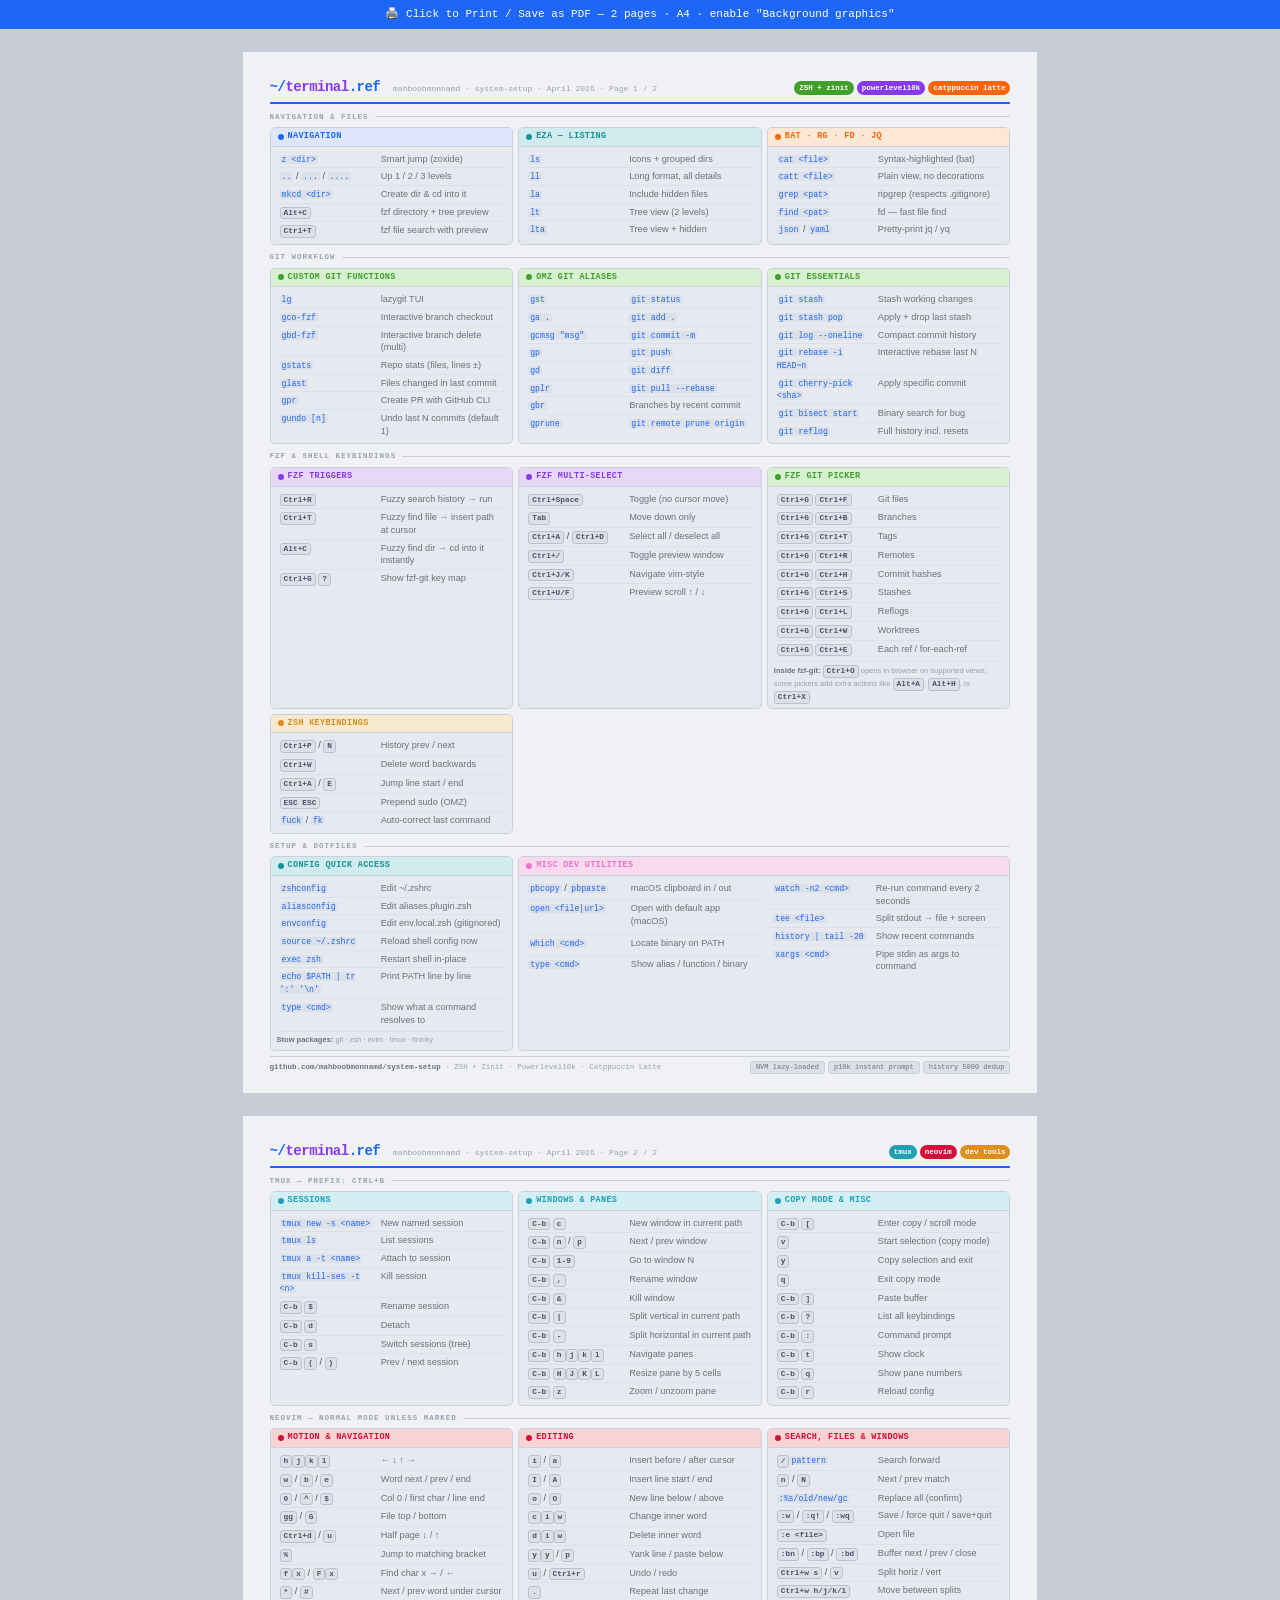
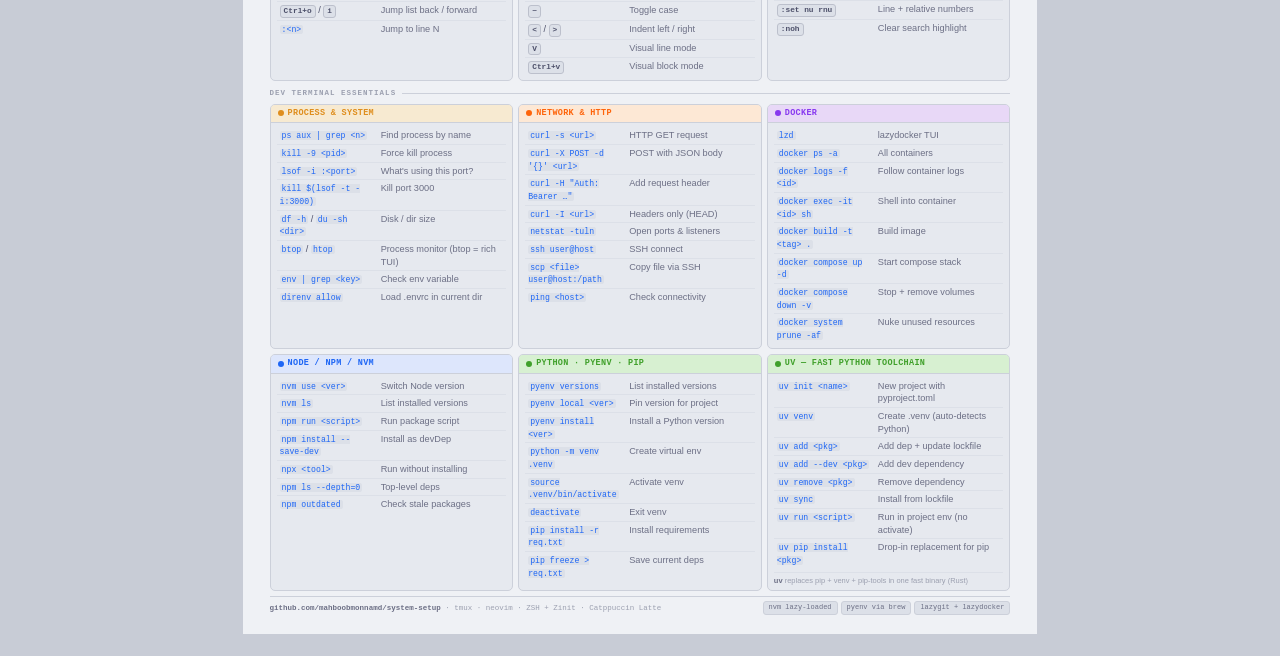
<file: terminal-reference.html>
<!DOCTYPE html>
<html lang="en">
<head>
<meta charset="UTF-8">
<meta name="viewport" content="width=device-width, initial-scale=1.0">
<title>Terminal Reference — mahboobmonnamd</title>
<style>
  :root {
    --base:#eff1f5;--mantle:#e6e9ef;--crust:#dce0e8;--surface0:#ccd0da;--surface1:#bcc0cc;
    --overlay0:#9ca0b0;--text:#4c4f69;--subtext:#6c6f85;
    --red:#d20f39;--peach:#fe640b;--yellow:#df8e1d;--green:#40a02b;
    --teal:#179299;--blue:#1e66f5;--mauve:#8839ef;--lavender:#7287fd;
    --pink:#ea76cb;--sapphire:#209fb5;
  }
  @import url('https://fonts.googleapis.com/css2?family=JetBrains+Mono:wght@400;600;700&family=Instrument+Sans:wght@400;500;600;700&display=swap');
  *{box-sizing:border-box;margin:0;padding:0;}
  body{background:#c8ccd6;color:var(--text);font-family:'Instrument Sans',sans-serif;font-size:9.2px;line-height:1.38;}

  .print-banner{background:var(--blue);color:#fff;text-align:center;padding:7px;font-family:'JetBrains Mono',monospace;font-size:11px;cursor:pointer;position:sticky;top:0;z-index:100;}
  .print-banner:hover{background:var(--lavender);}
  @media print{
    *{-webkit-print-color-adjust:exact!important;print-color-adjust:exact!important;}
    body{background:white;}
    .page{margin:0!important;padding:7mm!important;page-break-after:always;}
    .page:last-child{page-break-after:avoid;}
    .print-banner{display:none;}
  }

  .page{width:210mm;background:var(--base);margin:6mm auto;padding:7mm 7mm 5mm;}

  /* HEADER */
  .header{display:flex;align-items:center;justify-content:space-between;border-bottom:2px solid var(--blue);padding-bottom:4px;margin-bottom:6px;}
  .header-left{display:flex;align-items:baseline;}
  .header h1{font-family:'JetBrains Mono',monospace;font-size:14px;font-weight:700;color:var(--blue);letter-spacing:-0.5px;}
  .header h1 span{color:var(--mauve);}
  .header-meta{font-family:'JetBrains Mono',monospace;font-size:8px;color:var(--overlay0);margin-left:8px;}
  .header-badges{display:flex;gap:3px;}
  .badge{font-family:'JetBrains Mono',monospace;font-size:7.5px;padding:2px 5px;border-radius:999px;font-weight:700;}
  .b-zsh{background:var(--green);color:#fff;}.b-p10k{background:var(--mauve);color:#fff;}.b-lat{background:var(--peach);color:#fff;}
  .b-tmux{background:var(--sapphire);color:#fff;}.b-vim{background:var(--red);color:#fff;}.b-dev{background:var(--yellow);color:#fff;}

  /* GRID */
  .grid{display:grid;grid-template-columns:1fr 1fr 1fr;gap:5px;}

  /* DIVIDER */
  .divider{grid-column:span 3;display:flex;align-items:center;gap:6px;margin-top:2px;}
  .divider span{font-family:'JetBrains Mono',monospace;font-size:7.5px;font-weight:700;text-transform:uppercase;letter-spacing:1px;color:var(--overlay0);white-space:nowrap;}
  .divider::after{content:'';flex:1;height:1px;background:var(--surface0);}

  /* CARD */
  .card{background:var(--mantle);border:1px solid var(--surface0);border-radius:5px;overflow:hidden;}
  .card-head{display:flex;align-items:center;gap:4px;padding:3px 7px;font-family:'JetBrains Mono',monospace;font-size:8.5px;font-weight:700;letter-spacing:0.3px;text-transform:uppercase;border-bottom:1px solid var(--surface0);}
  .dot{width:6px;height:6px;border-radius:50%;flex-shrink:0;}
  .card-body{padding:4px 6px;}
  .card.col2{grid-column:span 2;}.card.col3{grid-column:span 3;}

  .a-blue .card-head{background:#dde6fc;color:var(--blue);}.a-blue .dot{background:var(--blue);}
  .a-green .card-head{background:#d7f0d1;color:var(--green);}.a-green .dot{background:var(--green);}
  .a-mauve .card-head{background:#e8d8f7;color:var(--mauve);}.a-mauve .dot{background:var(--mauve);}
  .a-teal .card-head{background:#d1ecee;color:var(--teal);}.a-teal .dot{background:var(--teal);}
  .a-peach .card-head{background:#fde8d5;color:var(--peach);}.a-peach .dot{background:var(--peach);}
  .a-red .card-head{background:#fad4d4;color:var(--red);}.a-red .dot{background:var(--red);}
  .a-yellow .card-head{background:#f7ead1;color:var(--yellow);}.a-yellow .dot{background:var(--yellow);}
  .a-pink .card-head{background:#f9d9ee;color:var(--pink);}.a-pink .dot{background:var(--pink);}
  .a-saph .card-head{background:#d3eff4;color:var(--sapphire);}.a-saph .dot{background:var(--sapphire);}

  /* TABLE */
  table{width:100%;border-collapse:collapse;}
  tr:not(:last-child) td{border-bottom:1px solid var(--crust);}
  td{padding:2px 3px;vertical-align:top;}
  td:first-child{width:44%;}
  td:last-child{color:var(--subtext);}

  kbd{font-family:'JetBrains Mono',monospace;font-size:7.8px;font-weight:600;color:var(--text);background:var(--crust);border:1px solid var(--surface1);border-radius:3px;padding:0 3px;white-space:nowrap;display:inline-block;}
  code{font-family:'JetBrains Mono',monospace;font-size:8.2px;color:var(--blue);background:var(--crust);border-radius:2px;padding:0 2px;}
  .note{font-size:7.5px;color:var(--overlay0);margin-top:3px;padding-top:3px;border-top:1px solid var(--crust);}
  .note strong{color:var(--subtext);}

  /* FOOTER */
  .footer{margin-top:5px;padding-top:4px;border-top:1px solid var(--surface0);display:flex;justify-content:space-between;align-items:center;}
  .footer-l{font-family:'JetBrains Mono',monospace;font-size:7.5px;color:var(--overlay0);}
  .footer-l strong{color:var(--subtext);}
  .footer-r{display:flex;gap:3px;}
  .pill{font-family:'JetBrains Mono',monospace;font-size:7px;color:var(--subtext);background:var(--crust);border:1px solid var(--surface0);border-radius:3px;padding:1px 5px;}
</style>
</head>
<body>

<div class="print-banner" onclick="window.print()">🖨️ Click to Print / Save as PDF — 2 pages · A4 · enable "Background graphics"</div>

<!-- PAGE 1 -->
<div class="page">
  <div class="header">
    <div class="header-left">
      <h1>~/<span>terminal</span>.ref</h1>
      <span class="header-meta">&nbsp;mahboobmonnamd · system-setup · April 2026 · Page 1 / 2</span>
    </div>
    <div class="header-badges">
      <span class="badge b-zsh">ZSH + zinit</span>
      <span class="badge b-p10k">powerlevel10k</span>
      <span class="badge b-lat">catppuccin latte</span>
    </div>
  </div>

  <div class="grid">

    <div class="divider"><span>Navigation &amp; Files</span></div>

    <div class="card a-blue">
      <div class="card-head"><div class="dot"></div>Navigation</div>
      <div class="card-body"><table>
        <tr><td><code>z &lt;dir&gt;</code></td><td>Smart jump (zoxide)</td></tr>
        <tr><td><code>..</code> / <code>...</code> / <code>....</code></td><td>Up 1 / 2 / 3 levels</td></tr>
        <tr><td><code>mkcd &lt;dir&gt;</code></td><td>Create dir &amp; cd into it</td></tr>
        <tr><td><kbd>Alt+C</kbd></td><td>fzf directory + tree preview</td></tr>
        <tr><td><kbd>Ctrl+T</kbd></td><td>fzf file search with preview</td></tr>
      </table></div>
    </div>

    <div class="card a-teal">
      <div class="card-head"><div class="dot"></div>eza — Listing</div>
      <div class="card-body"><table>
        <tr><td><code>ls</code></td><td>Icons + grouped dirs</td></tr>
        <tr><td><code>ll</code></td><td>Long format, all details</td></tr>
        <tr><td><code>la</code></td><td>Include hidden files</td></tr>
        <tr><td><code>lt</code></td><td>Tree view (2 levels)</td></tr>
        <tr><td><code>lta</code></td><td>Tree view + hidden</td></tr>
      </table></div>
    </div>

    <div class="card a-peach">
      <div class="card-head"><div class="dot"></div>bat · rg · fd · jq</div>
      <div class="card-body"><table>
        <tr><td><code>cat &lt;file&gt;</code></td><td>Syntax-highlighted (bat)</td></tr>
        <tr><td><code>catt &lt;file&gt;</code></td><td>Plain view, no decorations</td></tr>
        <tr><td><code>grep &lt;pat&gt;</code></td><td>ripgrep (respects .gitignore)</td></tr>
        <tr><td><code>find &lt;pat&gt;</code></td><td>fd — fast file find</td></tr>
        <tr><td><code>json</code> / <code>yaml</code></td><td>Pretty-print jq / yq</td></tr>
      </table></div>
    </div>

    <div class="divider"><span>Git Workflow</span></div>

    <div class="card a-green">
      <div class="card-head"><div class="dot"></div>Custom Git Functions</div>
      <div class="card-body"><table>
        <tr><td><code>lg</code></td><td>lazygit TUI</td></tr>
        <tr><td><code>gco-fzf</code></td><td>Interactive branch checkout</td></tr>
        <tr><td><code>gbd-fzf</code></td><td>Interactive branch delete (multi)</td></tr>
        <tr><td><code>gstats</code></td><td>Repo stats (files, lines ±)</td></tr>
        <tr><td><code>glast</code></td><td>Files changed in last commit</td></tr>
        <tr><td><code>gpr</code></td><td>Create PR with GitHub CLI</td></tr>
        <tr><td><code>gundo [n]</code></td><td>Undo last N commits (default 1)</td></tr>
      </table></div>
    </div>

    <div class="card a-green">
      <div class="card-head"><div class="dot"></div>OMZ Git Aliases</div>
      <div class="card-body"><table>
        <tr><td><code>gst</code></td><td><code>git status</code></td></tr>
        <tr><td><code>ga .</code></td><td><code>git add .</code></td></tr>
        <tr><td><code>gcmsg "msg"</code></td><td><code>git commit -m</code></td></tr>
        <tr><td><code>gp</code></td><td><code>git push</code></td></tr>
        <tr><td><code>gd</code></td><td><code>git diff</code></td></tr>
        <tr><td><code>gplr</code></td><td><code>git pull --rebase</code></td></tr>
        <tr><td><code>gbr</code></td><td>Branches by recent commit</td></tr>
        <tr><td><code>gprune</code></td><td><code>git remote prune origin</code></td></tr>
      </table></div>
    </div>

    <div class="card a-green">
      <div class="card-head"><div class="dot"></div>Git Essentials</div>
      <div class="card-body"><table>
        <tr><td><code>git stash</code></td><td>Stash working changes</td></tr>
        <tr><td><code>git stash pop</code></td><td>Apply + drop last stash</td></tr>
        <tr><td><code>git log --oneline</code></td><td>Compact commit history</td></tr>
        <tr><td><code>git rebase -i HEAD~n</code></td><td>Interactive rebase last N</td></tr>
        <tr><td><code>git cherry-pick &lt;sha&gt;</code></td><td>Apply specific commit</td></tr>
        <tr><td><code>git bisect start</code></td><td>Binary search for bug</td></tr>
        <tr><td><code>git reflog</code></td><td>Full history incl. resets</td></tr>
      </table></div>
    </div>

    <div class="divider"><span>FZF &amp; Shell Keybindings</span></div>

    <div class="card a-mauve">
      <div class="card-head"><div class="dot"></div>FZF Triggers</div>
      <div class="card-body"><table>
        <tr><td><kbd>Ctrl+R</kbd></td><td>Fuzzy search history → run</td></tr>
        <tr><td><kbd>Ctrl+T</kbd></td><td>Fuzzy find file → insert path at cursor</td></tr>
        <tr><td><kbd>Alt+C</kbd></td><td>Fuzzy find dir → cd into it instantly</td></tr>
        <tr><td><kbd>Ctrl+G</kbd> <kbd>?</kbd></td><td>Show fzf-git key map</td></tr>
      </table></div>
    </div>

    <div class="card a-mauve">
      <div class="card-head"><div class="dot"></div>FZF Multi-Select</div>
      <div class="card-body"><table>
        <tr><td><kbd>Ctrl+Space</kbd></td><td>Toggle (no cursor move)</td></tr>
        <tr><td><kbd>Tab</kbd></td><td>Move down only</td></tr>
        <tr><td><kbd>Ctrl+A</kbd> / <kbd>Ctrl+D</kbd></td><td>Select all / deselect all</td></tr>
        <tr><td><kbd>Ctrl+/</kbd></td><td>Toggle preview window</td></tr>
        <tr><td><kbd>Ctrl+J/K</kbd></td><td>Navigate vim-style</td></tr>
        <tr><td><kbd>Ctrl+U/F</kbd></td><td>Preview scroll ↑ / ↓</td></tr>
      </table></div>
    </div>

    <div class="card a-green">
      <div class="card-head"><div class="dot"></div>FZF Git Picker</div>
      <div class="card-body"><table>
        <tr><td><kbd>Ctrl+G</kbd> <kbd>Ctrl+F</kbd></td><td>Git files</td></tr>
        <tr><td><kbd>Ctrl+G</kbd> <kbd>Ctrl+B</kbd></td><td>Branches</td></tr>
        <tr><td><kbd>Ctrl+G</kbd> <kbd>Ctrl+T</kbd></td><td>Tags</td></tr>
        <tr><td><kbd>Ctrl+G</kbd> <kbd>Ctrl+R</kbd></td><td>Remotes</td></tr>
        <tr><td><kbd>Ctrl+G</kbd> <kbd>Ctrl+H</kbd></td><td>Commit hashes</td></tr>
        <tr><td><kbd>Ctrl+G</kbd> <kbd>Ctrl+S</kbd></td><td>Stashes</td></tr>
        <tr><td><kbd>Ctrl+G</kbd> <kbd>Ctrl+L</kbd></td><td>Reflogs</td></tr>
        <tr><td><kbd>Ctrl+G</kbd> <kbd>Ctrl+W</kbd></td><td>Worktrees</td></tr>
        <tr><td><kbd>Ctrl+G</kbd> <kbd>Ctrl+E</kbd></td><td>Each ref / for-each-ref</td></tr>
      </table>
      <div class="note"><strong>Inside fzf-git:</strong> <kbd>Ctrl+O</kbd> opens in browser on supported views; some pickers add extra actions like <kbd>Alt+A</kbd>, <kbd>Alt+H</kbd>, or <kbd>Ctrl+X</kbd>.</div>
      </div>
    </div>

    <div class="card a-yellow">
      <div class="card-head"><div class="dot"></div>ZSH Keybindings</div>
      <div class="card-body"><table>
        <tr><td><kbd>Ctrl+P</kbd> / <kbd>N</kbd></td><td>History prev / next</td></tr>
        <tr><td><kbd>Ctrl+W</kbd></td><td>Delete word backwards</td></tr>
        <tr><td><kbd>Ctrl+A</kbd> / <kbd>E</kbd></td><td>Jump line start / end</td></tr>
        <tr><td><kbd>ESC ESC</kbd></td><td>Prepend sudo (OMZ)</td></tr>
        <tr><td><code>fuck</code> / <code>fk</code></td><td>Auto-correct last command</td></tr>
      </table></div>
    </div>

    <div class="divider"><span>Setup &amp; Dotfiles</span></div>

    <div class="card a-teal">
      <div class="card-head"><div class="dot"></div>Config Quick Access</div>
      <div class="card-body"><table>
        <tr><td><code>zshconfig</code></td><td>Edit ~/.zshrc</td></tr>
        <tr><td><code>aliasconfig</code></td><td>Edit aliases.plugin.zsh</td></tr>
        <tr><td><code>envconfig</code></td><td>Edit env.local.zsh (gitignored)</td></tr>
        <tr><td><code>source ~/.zshrc</code></td><td>Reload shell config now</td></tr>
        <tr><td><code>exec zsh</code></td><td>Restart shell in-place</td></tr>
        <tr><td><code>echo $PATH | tr ':' '\n'</code></td><td>Print PATH line by line</td></tr>
        <tr><td><code>type &lt;cmd&gt;</code></td><td>Show what a command resolves to</td></tr>
      </table>
      <div class="note"><strong>Stow packages:</strong> git · zsh · nvim · tmux · finicky</div>
      </div>
    </div>

    <div class="card a-pink col2">
      <div class="card-head"><div class="dot"></div>Misc Dev Utilities</div>
      <div class="card-body" style="display:grid;grid-template-columns:1fr 1fr;gap:0 12px;">
        <table>
          <tr><td><code>pbcopy</code> / <code>pbpaste</code></td><td>macOS clipboard in / out</td></tr>
          <tr><td><code>open &lt;file|url&gt;</code></td><td>Open with default app (macOS)</td></tr>
          <tr><td><code>which &lt;cmd&gt;</code></td><td>Locate binary on PATH</td></tr>
          <tr><td><code>type &lt;cmd&gt;</code></td><td>Show alias / function / binary</td></tr>
        </table>
        <table>
          <tr><td><code>watch -n2 &lt;cmd&gt;</code></td><td>Re-run command every 2 seconds</td></tr>
          <tr><td><code>tee &lt;file&gt;</code></td><td>Split stdout → file + screen</td></tr>
          <tr><td><code>history | tail -20</code></td><td>Show recent commands</td></tr>
          <tr><td><code>xargs &lt;cmd&gt;</code></td><td>Pipe stdin as args to command</td></tr>
        </table>
      </div>
    </div>

  </div>

  <div class="footer">
    <div class="footer-l"><strong>github.com/mahboobmonnamd/system-setup</strong> · ZSH + Zinit · Powerlevel10k · Catppuccin Latte</div>
    <div class="footer-r">
      <span class="pill">NVM lazy-loaded</span>
      <span class="pill">p10k instant prompt</span>
      <span class="pill">history 5000 dedup</span>
    </div>
  </div>
</div>

<!-- PAGE 2 -->
<div class="page">
  <div class="header">
    <div class="header-left">
      <h1>~/<span>terminal</span>.ref</h1>
      <span class="header-meta">&nbsp;mahboobmonnamd · system-setup · April 2026 · Page 2 / 2</span>
    </div>
    <div class="header-badges">
      <span class="badge b-tmux">tmux</span>
      <span class="badge b-vim">neovim</span>
      <span class="badge b-dev">dev tools</span>
    </div>
  </div>

  <div class="grid">

    <!-- TMUX -->
    <div class="divider"><span>Tmux — Prefix: Ctrl+B</span></div>

    <div class="card a-saph">
      <div class="card-head"><div class="dot"></div>Sessions</div>
      <div class="card-body"><table>
        <tr><td><code>tmux new -s &lt;name&gt;</code></td><td>New named session</td></tr>
        <tr><td><code>tmux ls</code></td><td>List sessions</td></tr>
        <tr><td><code>tmux a -t &lt;name&gt;</code></td><td>Attach to session</td></tr>
        <tr><td><code>tmux kill-ses -t &lt;n&gt;</code></td><td>Kill session</td></tr>
        <tr><td><kbd>C-b</kbd> <kbd>$</kbd></td><td>Rename session</td></tr>
        <tr><td><kbd>C-b</kbd> <kbd>d</kbd></td><td>Detach</td></tr>
        <tr><td><kbd>C-b</kbd> <kbd>s</kbd></td><td>Switch sessions (tree)</td></tr>
        <tr><td><kbd>C-b</kbd> <kbd>(</kbd> / <kbd>)</kbd></td><td>Prev / next session</td></tr>
      </table></div>
    </div>

    <div class="card a-saph">
      <div class="card-head"><div class="dot"></div>Windows &amp; Panes</div>
      <div class="card-body"><table>
        <tr><td><kbd>C-b</kbd> <kbd>c</kbd></td><td>New window in current path</td></tr>
        <tr><td><kbd>C-b</kbd> <kbd>n</kbd> / <kbd>p</kbd></td><td>Next / prev window</td></tr>
        <tr><td><kbd>C-b</kbd> <kbd>1-9</kbd></td><td>Go to window N</td></tr>
        <tr><td><kbd>C-b</kbd> <kbd>,</kbd></td><td>Rename window</td></tr>
        <tr><td><kbd>C-b</kbd> <kbd>&amp;</kbd></td><td>Kill window</td></tr>
        <tr><td><kbd>C-b</kbd> <kbd>|</kbd></td><td>Split vertical in current path</td></tr>
        <tr><td><kbd>C-b</kbd> <kbd>-</kbd></td><td>Split horizontal in current path</td></tr>
        <tr><td><kbd>C-b</kbd> <kbd>h</kbd><kbd>j</kbd><kbd>k</kbd><kbd>l</kbd></td><td>Navigate panes</td></tr>
        <tr><td><kbd>C-b</kbd> <kbd>H</kbd><kbd>J</kbd><kbd>K</kbd><kbd>L</kbd></td><td>Resize pane by 5 cells</td></tr>
        <tr><td><kbd>C-b</kbd> <kbd>z</kbd></td><td>Zoom / unzoom pane</td></tr>
      </table></div>
    </div>

    <div class="card a-saph">
      <div class="card-head"><div class="dot"></div>Copy Mode &amp; Misc</div>
      <div class="card-body"><table>
        <tr><td><kbd>C-b</kbd> <kbd>[</kbd></td><td>Enter copy / scroll mode</td></tr>
        <tr><td><kbd>v</kbd></td><td>Start selection (copy mode)</td></tr>
        <tr><td><kbd>y</kbd></td><td>Copy selection and exit</td></tr>
        <tr><td><kbd>q</kbd></td><td>Exit copy mode</td></tr>
        <tr><td><kbd>C-b</kbd> <kbd>]</kbd></td><td>Paste buffer</td></tr>
        <tr><td><kbd>C-b</kbd> <kbd>?</kbd></td><td>List all keybindings</td></tr>
        <tr><td><kbd>C-b</kbd> <kbd>:</kbd></td><td>Command prompt</td></tr>
        <tr><td><kbd>C-b</kbd> <kbd>t</kbd></td><td>Show clock</td></tr>
        <tr><td><kbd>C-b</kbd> <kbd>q</kbd></td><td>Show pane numbers</td></tr>
        <tr><td><kbd>C-b</kbd> <kbd>r</kbd></td><td>Reload config</td></tr>
      </table></div>
    </div>

    <!-- NVIM -->
    <div class="divider"><span>Neovim — Normal Mode unless marked</span></div>

    <div class="card a-red">
      <div class="card-head"><div class="dot"></div>Motion &amp; Navigation</div>
      <div class="card-body"><table>
        <tr><td><kbd>h</kbd><kbd>j</kbd><kbd>k</kbd><kbd>l</kbd></td><td>← ↓ ↑ →</td></tr>
        <tr><td><kbd>w</kbd> / <kbd>b</kbd> / <kbd>e</kbd></td><td>Word next / prev / end</td></tr>
        <tr><td><kbd>0</kbd> / <kbd>^</kbd> / <kbd>$</kbd></td><td>Col 0 / first char / line end</td></tr>
        <tr><td><kbd>gg</kbd> / <kbd>G</kbd></td><td>File top / bottom</td></tr>
        <tr><td><kbd>Ctrl+d</kbd> / <kbd>u</kbd></td><td>Half page ↓ / ↑</td></tr>
        <tr><td><kbd>%</kbd></td><td>Jump to matching bracket</td></tr>
        <tr><td><kbd>f</kbd><kbd>x</kbd> / <kbd>F</kbd><kbd>x</kbd></td><td>Find char x → / ←</td></tr>
        <tr><td><kbd>*</kbd> / <kbd>#</kbd></td><td>Next / prev word under cursor</td></tr>
        <tr><td><kbd>Ctrl+o</kbd> / <kbd>i</kbd></td><td>Jump list back / forward</td></tr>
        <tr><td><code>:&lt;n&gt;</code></td><td>Jump to line N</td></tr>
      </table></div>
    </div>

    <div class="card a-red">
      <div class="card-head"><div class="dot"></div>Editing</div>
      <div class="card-body"><table>
        <tr><td><kbd>i</kbd> / <kbd>a</kbd></td><td>Insert before / after cursor</td></tr>
        <tr><td><kbd>I</kbd> / <kbd>A</kbd></td><td>Insert line start / end</td></tr>
        <tr><td><kbd>o</kbd> / <kbd>O</kbd></td><td>New line below / above</td></tr>
        <tr><td><kbd>c</kbd><kbd>i</kbd><kbd>w</kbd></td><td>Change inner word</td></tr>
        <tr><td><kbd>d</kbd><kbd>i</kbd><kbd>w</kbd></td><td>Delete inner word</td></tr>
        <tr><td><kbd>y</kbd><kbd>y</kbd> / <kbd>p</kbd></td><td>Yank line / paste below</td></tr>
        <tr><td><kbd>u</kbd> / <kbd>Ctrl+r</kbd></td><td>Undo / redo</td></tr>
        <tr><td><kbd>.</kbd></td><td>Repeat last change</td></tr>
        <tr><td><kbd>~</kbd></td><td>Toggle case</td></tr>
        <tr><td><kbd>&lt;</kbd> / <kbd>&gt;</kbd></td><td>Indent left / right</td></tr>
        <tr><td><kbd>V</kbd></td><td>Visual line mode</td></tr>
        <tr><td><kbd>Ctrl+v</kbd></td><td>Visual block mode</td></tr>
      </table></div>
    </div>

    <div class="card a-red">
      <div class="card-head"><div class="dot"></div>Search, Files &amp; Windows</div>
      <div class="card-body"><table>
        <tr><td><kbd>/</kbd><code>pattern</code></td><td>Search forward</td></tr>
        <tr><td><kbd>n</kbd> / <kbd>N</kbd></td><td>Next / prev match</td></tr>
        <tr><td><code>:%s/old/new/gc</code></td><td>Replace all (confirm)</td></tr>
        <tr><td><kbd>:w</kbd> / <kbd>:q!</kbd> / <kbd>:wq</kbd></td><td>Save / force quit / save+quit</td></tr>
        <tr><td><kbd>:e &lt;file&gt;</kbd></td><td>Open file</td></tr>
        <tr><td><kbd>:bn</kbd> / <kbd>:bp</kbd> / <kbd>:bd</kbd></td><td>Buffer next / prev / close</td></tr>
        <tr><td><kbd>Ctrl+w s</kbd> / <kbd>v</kbd></td><td>Split horiz / vert</td></tr>
        <tr><td><kbd>Ctrl+w h/j/k/l</kbd></td><td>Move between splits</td></tr>
        <tr><td><kbd>:set nu rnu</kbd></td><td>Line + relative numbers</td></tr>
        <tr><td><kbd>:noh</kbd></td><td>Clear search highlight</td></tr>
      </table></div>
    </div>

    <!-- DEV TOOLS -->
    <div class="divider"><span>Dev Terminal Essentials</span></div>

    <div class="card a-yellow">
      <div class="card-head"><div class="dot"></div>Process &amp; System</div>
      <div class="card-body"><table>
        <tr><td><code>ps aux | grep &lt;n&gt;</code></td><td>Find process by name</td></tr>
        <tr><td><code>kill -9 &lt;pid&gt;</code></td><td>Force kill process</td></tr>
        <tr><td><code>lsof -i :&lt;port&gt;</code></td><td>What's using this port?</td></tr>
        <tr><td><code>kill $(lsof -t -i:3000)</code></td><td>Kill port 3000</td></tr>
        <tr><td><code>df -h</code> / <code>du -sh &lt;dir&gt;</code></td><td>Disk / dir size</td></tr>
        <tr><td><code>btop</code> / <code>htop</code></td><td>Process monitor (btop = rich TUI)</td></tr>
        <tr><td><code>env | grep &lt;key&gt;</code></td><td>Check env variable</td></tr>
        <tr><td><code>direnv allow</code></td><td>Load .envrc in current dir</td></tr>
      </table></div>
    </div>

    <div class="card a-peach">
      <div class="card-head"><div class="dot"></div>Network &amp; HTTP</div>
      <div class="card-body"><table>
        <tr><td><code>curl -s &lt;url&gt;</code></td><td>HTTP GET request</td></tr>
        <tr><td><code>curl -X POST -d '{}' &lt;url&gt;</code></td><td>POST with JSON body</td></tr>
        <tr><td><code>curl -H "Auth: Bearer …"</code></td><td>Add request header</td></tr>
        <tr><td><code>curl -I &lt;url&gt;</code></td><td>Headers only (HEAD)</td></tr>
        <tr><td><code>netstat -tuln</code></td><td>Open ports &amp; listeners</td></tr>
        <tr><td><code>ssh user@host</code></td><td>SSH connect</td></tr>
        <tr><td><code>scp &lt;file&gt; user@host:/path</code></td><td>Copy file via SSH</td></tr>
        <tr><td><code>ping &lt;host&gt;</code></td><td>Check connectivity</td></tr>
      </table></div>
    </div>

    <div class="card a-mauve">
      <div class="card-head"><div class="dot"></div>Docker</div>
      <div class="card-body"><table>
        <tr><td><code>lzd</code></td><td>lazydocker TUI</td></tr>
        <tr><td><code>docker ps -a</code></td><td>All containers</td></tr>
        <tr><td><code>docker logs -f &lt;id&gt;</code></td><td>Follow container logs</td></tr>
        <tr><td><code>docker exec -it &lt;id&gt; sh</code></td><td>Shell into container</td></tr>
        <tr><td><code>docker build -t &lt;tag&gt; .</code></td><td>Build image</td></tr>
        <tr><td><code>docker compose up -d</code></td><td>Start compose stack</td></tr>
        <tr><td><code>docker compose down -v</code></td><td>Stop + remove volumes</td></tr>
        <tr><td><code>docker system prune -af</code></td><td>Nuke unused resources</td></tr>
      </table></div>
    </div>

    <div class="card a-blue">
      <div class="card-head"><div class="dot"></div>Node / npm / nvm</div>
      <div class="card-body"><table>
        <tr><td><code>nvm use &lt;ver&gt;</code></td><td>Switch Node version</td></tr>
        <tr><td><code>nvm ls</code></td><td>List installed versions</td></tr>
        <tr><td><code>npm run &lt;script&gt;</code></td><td>Run package script</td></tr>
        <tr><td><code>npm install --save-dev</code></td><td>Install as devDep</td></tr>
        <tr><td><code>npx &lt;tool&gt;</code></td><td>Run without installing</td></tr>
        <tr><td><code>npm ls --depth=0</code></td><td>Top-level deps</td></tr>
        <tr><td><code>npm outdated</code></td><td>Check stale packages</td></tr>
      </table></div>
    </div>

    <div class="card a-green">
      <div class="card-head"><div class="dot"></div>Python · pyenv · pip</div>
      <div class="card-body"><table>
        <tr><td><code>pyenv versions</code></td><td>List installed versions</td></tr>
        <tr><td><code>pyenv local &lt;ver&gt;</code></td><td>Pin version for project</td></tr>
        <tr><td><code>pyenv install &lt;ver&gt;</code></td><td>Install a Python version</td></tr>
        <tr><td><code>python -m venv .venv</code></td><td>Create virtual env</td></tr>
        <tr><td><code>source .venv/bin/activate</code></td><td>Activate venv</td></tr>
        <tr><td><code>deactivate</code></td><td>Exit venv</td></tr>
        <tr><td><code>pip install -r req.txt</code></td><td>Install requirements</td></tr>
        <tr><td><code>pip freeze &gt; req.txt</code></td><td>Save current deps</td></tr>
      </table></div>
    </div>

    <div class="card a-green">
      <div class="card-head"><div class="dot"></div>uv — Fast Python Toolchain</div>
      <div class="card-body"><table>
        <tr><td><code>uv init &lt;name&gt;</code></td><td>New project with pyproject.toml</td></tr>
        <tr><td><code>uv venv</code></td><td>Create .venv (auto-detects Python)</td></tr>
        <tr><td><code>uv add &lt;pkg&gt;</code></td><td>Add dep + update lockfile</td></tr>
        <tr><td><code>uv add --dev &lt;pkg&gt;</code></td><td>Add dev dependency</td></tr>
        <tr><td><code>uv remove &lt;pkg&gt;</code></td><td>Remove dependency</td></tr>
        <tr><td><code>uv sync</code></td><td>Install from lockfile</td></tr>
        <tr><td><code>uv run &lt;script&gt;</code></td><td>Run in project env (no activate)</td></tr>
        <tr><td><code>uv pip install &lt;pkg&gt;</code></td><td>Drop-in replacement for pip</td></tr>
      </table>
      <div class="note"><strong>uv</strong> replaces pip + venv + pip-tools in one fast binary (Rust)</div>
      </div>
    </div>

  </div>

  <div class="footer">
    <div class="footer-l"><strong>github.com/mahboobmonnamd/system-setup</strong> · tmux · neovim · ZSH + Zinit · Catppuccin Latte</div>
    <div class="footer-r">
      <span class="pill">nvm lazy-loaded</span>
      <span class="pill">pyenv via brew</span>
      <span class="pill">lazygit + lazydocker</span>
    </div>
  </div>
</div>

</body>
</html>
</file>
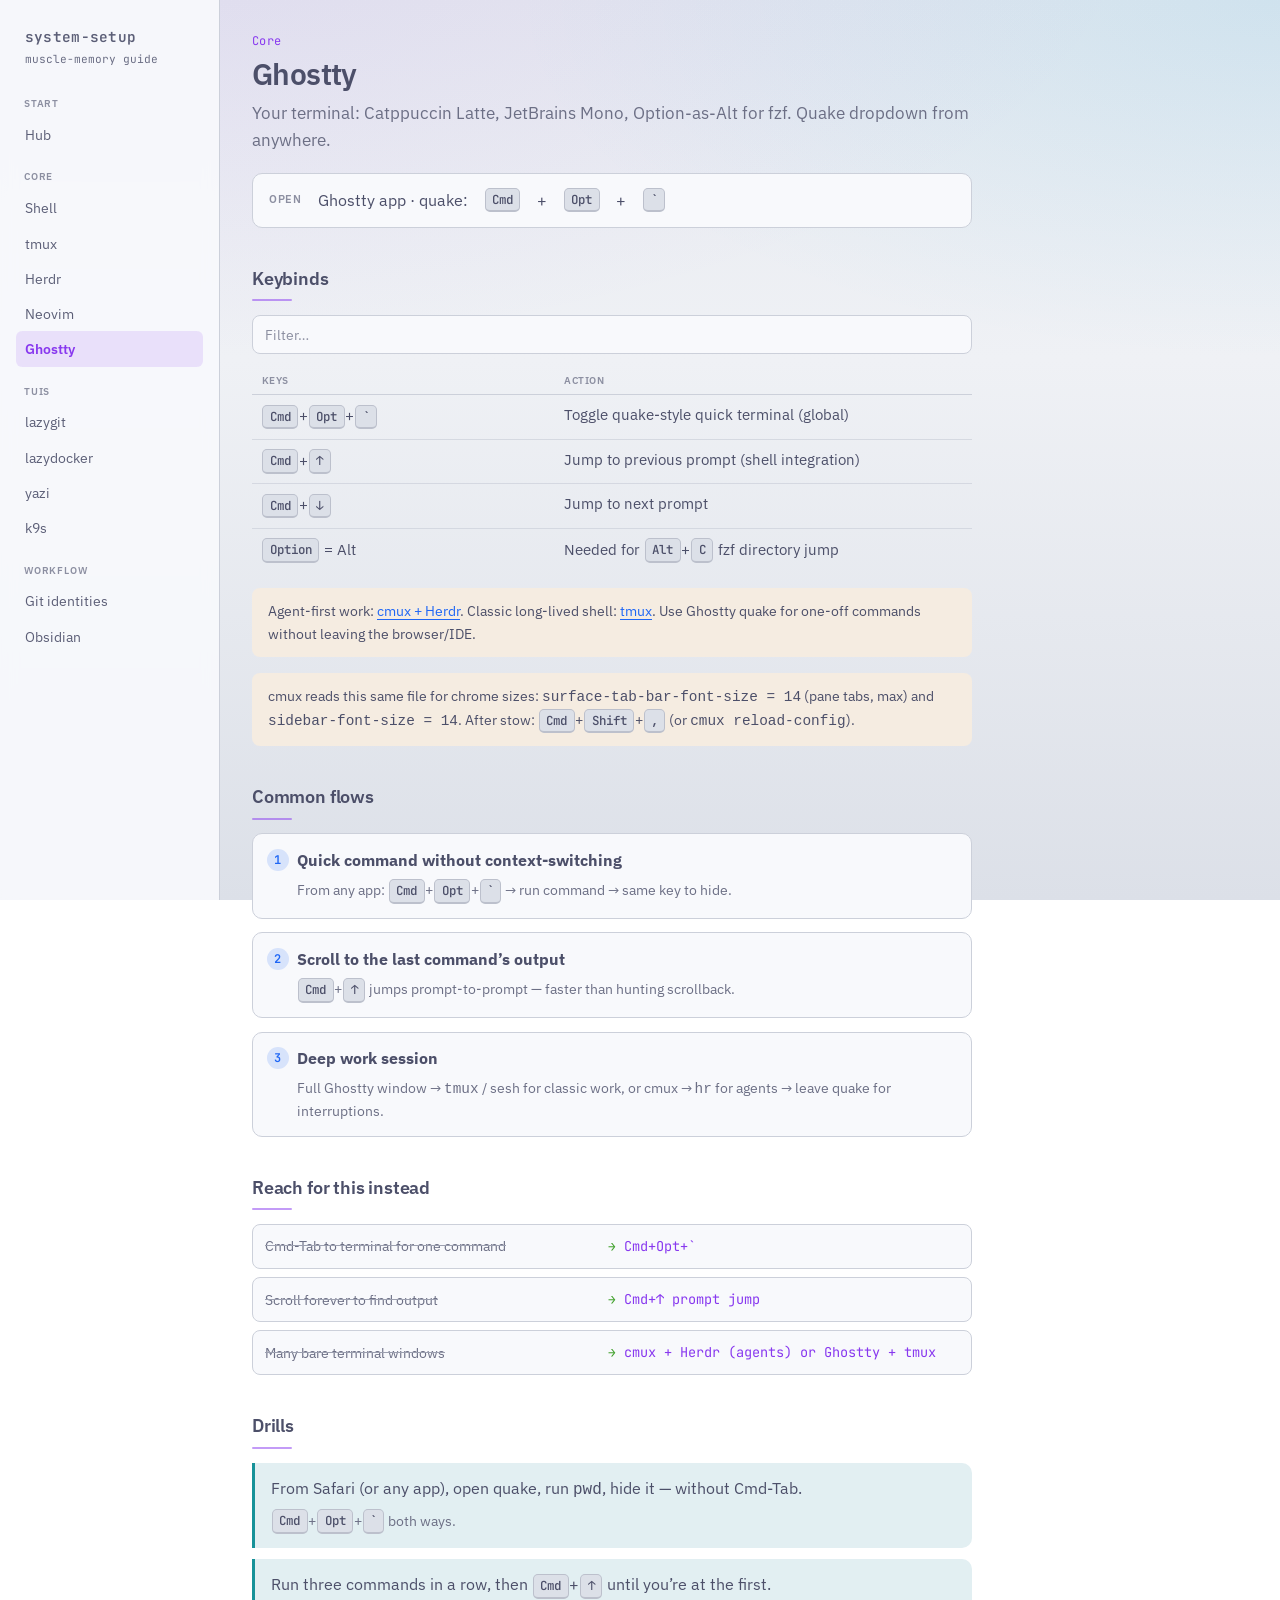
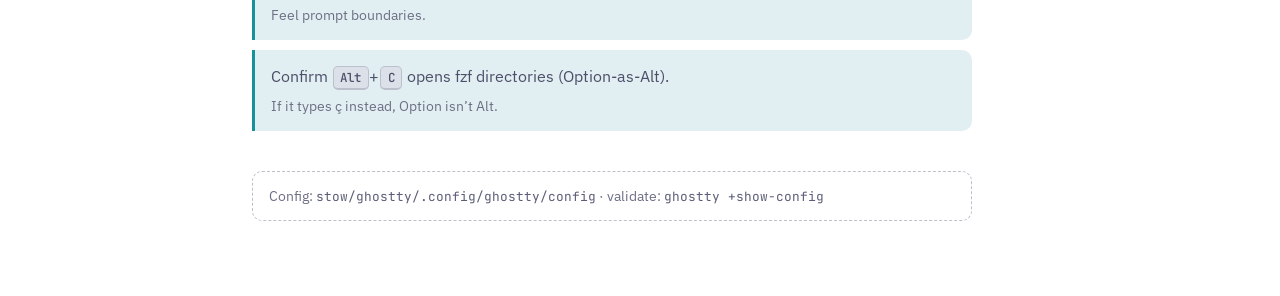
<file: docs/guide/ghostty.html>
<!DOCTYPE html>
<html lang="en">
<head>
  <meta charset="utf-8" />
  <meta name="viewport" content="width=device-width, initial-scale=1" />
  <title>Ghostty — muscle memory</title>
  <link rel="preconnect" href="https://fonts.googleapis.com" />
  <link rel="preconnect" href="https://fonts.gstatic.com" crossorigin />
  <link href="https://fonts.googleapis.com/css2?family=IBM+Plex+Sans:wght@400;500;600;700&family=JetBrains+Mono:wght@400;500;600&display=swap" rel="stylesheet" />
  <link rel="stylesheet" href="assets/guide.css" />
</head>
<body data-page="ghostty">
  <div class="layout">
    <nav class="nav" aria-label="Guide">
      <a class="nav-brand" href="index.html">system-setup<span>muscle-memory guide</span></a>
      <p class="nav-label">Start</p>
      <ul>
        <li><a href="index.html" data-page="index">Hub</a></li>
      </ul>
      <p class="nav-label">Core</p>
      <ul>
        <li><a href="shell.html" data-page="shell">Shell</a></li>
        <li><a href="tmux.html" data-page="tmux">tmux</a></li>
        <li><a href="herdr.html" data-page="herdr">Herdr</a></li>
        <li><a href="nvim.html" data-page="nvim">Neovim</a></li>
        <li><a href="ghostty.html" data-page="ghostty">Ghostty</a></li>
      </ul>
      <p class="nav-label">TUIs</p>
      <ul>
        <li><a href="lazygit.html" data-page="lazygit">lazygit</a></li>
        <li><a href="lazydocker.html" data-page="lazydocker">lazydocker</a></li>
        <li><a href="yazi.html" data-page="yazi">yazi</a></li>
        <li><a href="k9s.html" data-page="k9s">k9s</a></li>
      </ul>
      <p class="nav-label">Workflow</p>
      <ul>
        <li><a href="git.html" data-page="git">Git identities</a></li>
        <li><a href="obsidian.html" data-page="obsidian">Obsidian</a></li>
      </ul>
    </nav>

    <main class="main">
      <button type="button" class="mobile-nav-toggle" aria-label="Open navigation">Menu</button>
      <div class="content">
        <header class="page-header">
          <p class="eyebrow">Core</p>
          <h1>Ghostty</h1>
          <p class="lede">Your terminal: Catppuccin Latte, JetBrains Mono, Option-as-Alt for fzf. Quake dropdown from anywhere.</p>
          <div class="launch">
            <span class="launch-label">Open</span>
            Ghostty app · quake: <kbd>Cmd</kbd>+<kbd>Opt</kbd>+<kbd>`</kbd>
          </div>
        </header>

        <section>
          <h2>Keybinds</h2>
          <div class="toolbar">
            <input type="search" data-bind-filter placeholder="Filter…" aria-label="Filter keybinds" />
          </div>
          <table class="bind-table">
            <thead>
              <tr><th>Keys</th><th>Action</th></tr>
            </thead>
            <tbody>
              <tr data-bind-row><td class="keys"><kbd>Cmd</kbd>+<kbd>Opt</kbd>+<kbd>`</kbd></td><td>Toggle quake-style quick terminal (global)</td></tr>
              <tr data-bind-row><td class="keys"><kbd>Cmd</kbd>+<kbd>↑</kbd></td><td>Jump to previous prompt (shell integration)</td></tr>
              <tr data-bind-row><td class="keys"><kbd>Cmd</kbd>+<kbd>↓</kbd></td><td>Jump to next prompt</td></tr>
              <tr data-bind-row><td class="keys"><kbd>Option</kbd> = Alt</td><td>Needed for <kbd>Alt</kbd>+<kbd>C</kbd> fzf directory jump</td></tr>
            </tbody>
          </table>
          <p class="tip">Agent-first work: <a href="herdr.html">cmux + Herdr</a>. Classic long-lived shell: <a href="tmux.html">tmux</a>. Use Ghostty quake for one-off commands without leaving the browser/IDE.</p>
          <p class="tip">cmux reads this same file for chrome sizes: <code>surface-tab-bar-font-size = 14</code> (pane tabs, max) and <code>sidebar-font-size = 14</code>. After stow: <kbd>Cmd</kbd>+<kbd>Shift</kbd>+<kbd>,</kbd> (or <code>cmux reload-config</code>).</p>
        </section>

        <section>
          <h2>Common flows</h2>
          <ol class="flows">
            <li>
              <strong>Quick command without context-switching</strong>
              <p class="steps">From any app: <kbd>Cmd</kbd>+<kbd>Opt</kbd>+<kbd>`</kbd> → run command → same key to hide.</p>
            </li>
            <li>
              <strong>Scroll to the last command’s output</strong>
              <p class="steps"><kbd>Cmd</kbd>+<kbd>↑</kbd> jumps prompt-to-prompt — faster than hunting scrollback.</p>
            </li>
            <li>
              <strong>Deep work session</strong>
              <p class="steps">Full Ghostty window → <code>tmux</code> / sesh for classic work, or cmux → <code>hr</code> for agents → leave quake for interruptions.</p>
            </li>
          </ol>
        </section>

        <section>
          <h2>Reach for this instead</h2>
          <ul class="instead">
            <li><span class="old">Cmd-Tab to terminal for one command</span><span class="arrow">→</span><span class="new">Cmd+Opt+`</span></li>
            <li><span class="old">Scroll forever to find output</span><span class="arrow">→</span><span class="new">Cmd+↑ prompt jump</span></li>
            <li><span class="old">Many bare terminal windows</span><span class="arrow">→</span><span class="new">cmux + Herdr (agents) or Ghostty + tmux</span></li>
          </ul>
        </section>

        <section>
          <h2>Drills</h2>
          <ul class="drills">
            <li>From Safari (or any app), open quake, run <code>pwd</code>, hide it — without Cmd-Tab. <span class="hint"><kbd>Cmd</kbd>+<kbd>Opt</kbd>+<kbd>`</kbd> both ways.</span></li>
            <li>Run three commands in a row, then <kbd>Cmd</kbd>+<kbd>↑</kbd> until you’re at the first. <span class="hint">Feel prompt boundaries.</span></li>
            <li>Confirm <kbd>Alt</kbd>+<kbd>C</kbd> opens fzf directories (Option-as-Alt). <span class="hint">If it types ç instead, Option isn’t Alt.</span></li>
          </ul>
        </section>

        <p class="config-ptr">
          Config: <code>stow/ghostty/.config/ghostty/config</code> · validate: <code>ghostty +show-config</code>
        </p>
      </div>
    </main>
  </div>
  <script src="assets/guide.js"></script>
</body>
</html>
</file>
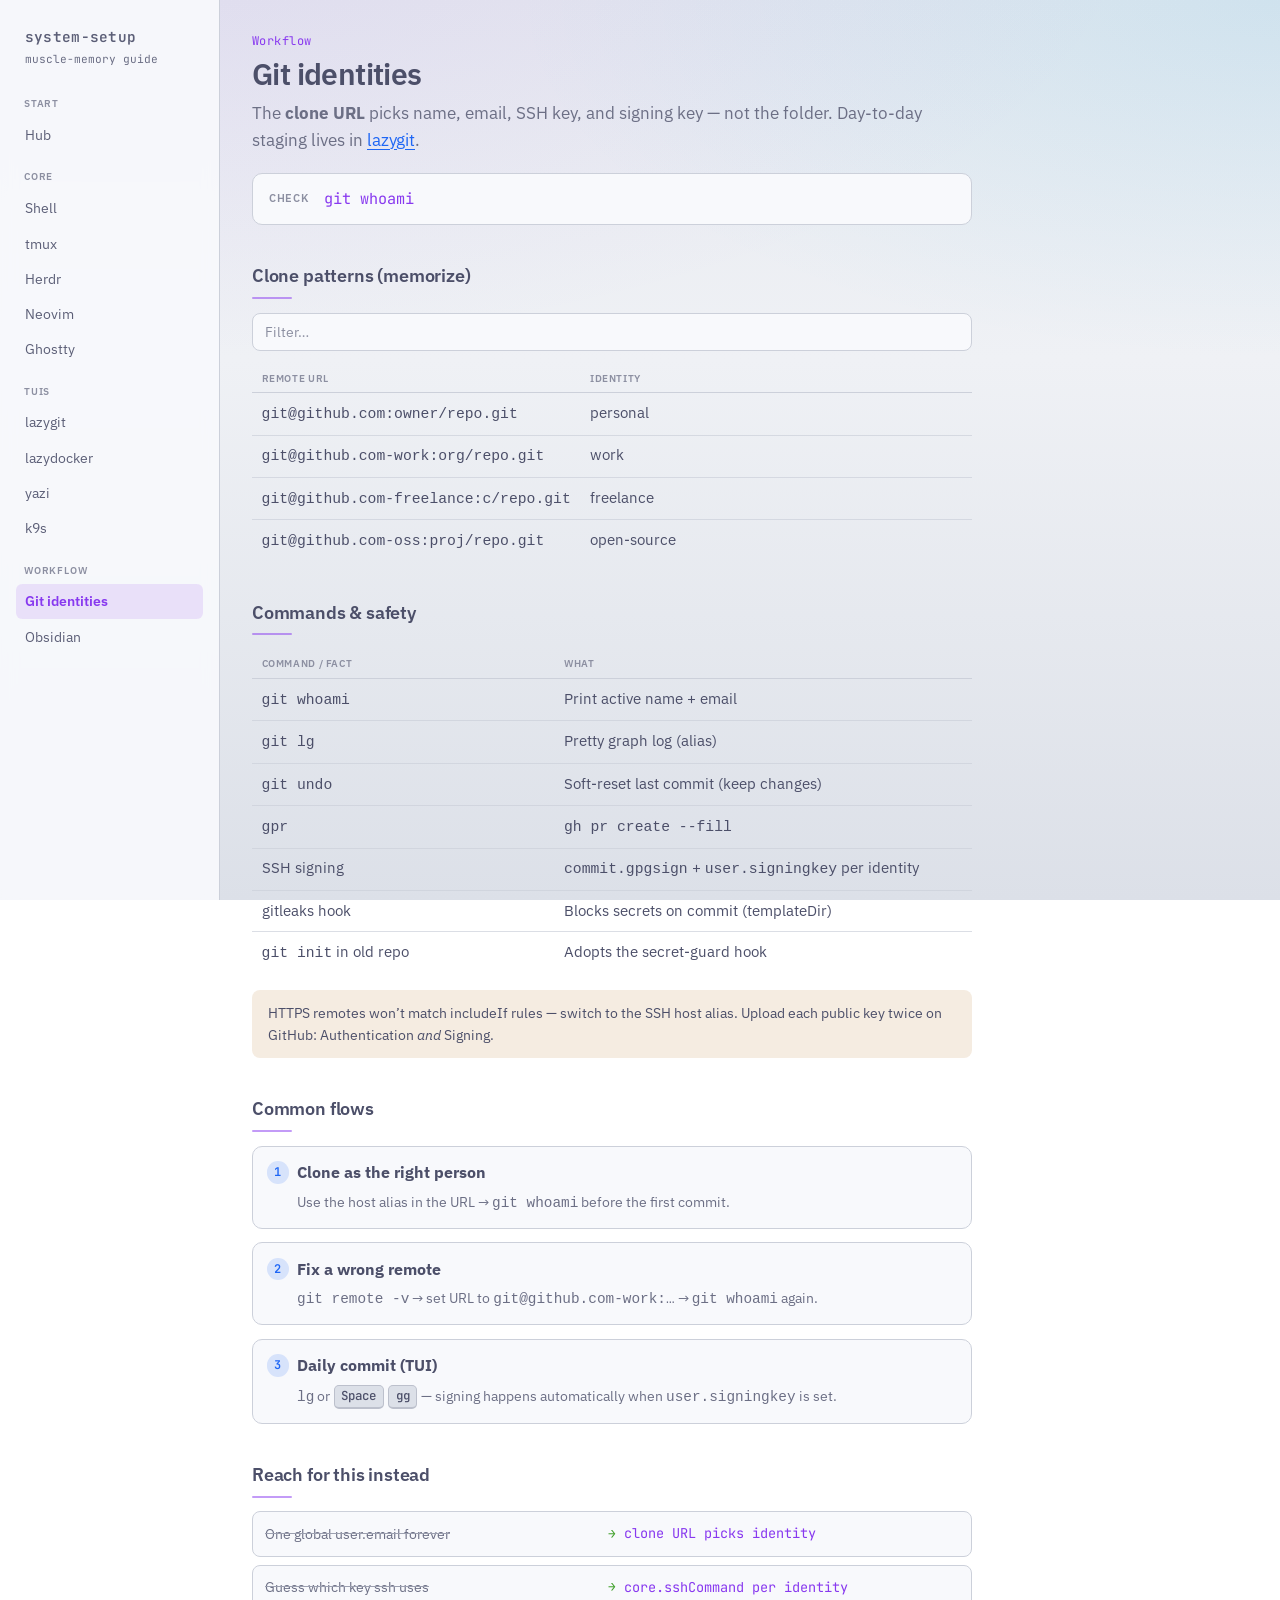
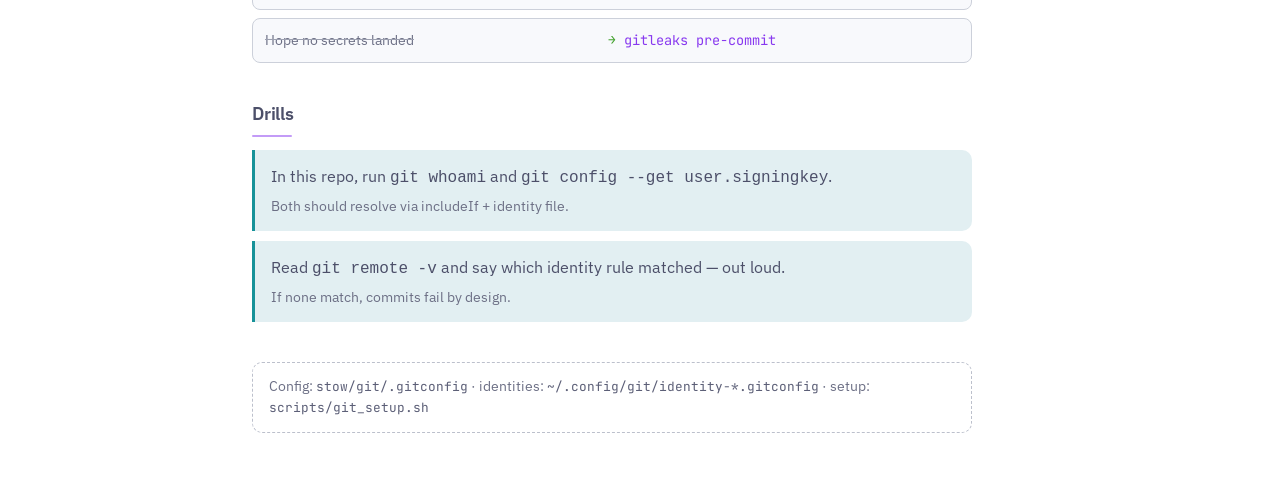
<file: docs/guide/git.html>
<!DOCTYPE html>
<html lang="en">
<head>
  <meta charset="utf-8" />
  <meta name="viewport" content="width=device-width, initial-scale=1" />
  <title>Git identities — muscle memory</title>
  <link rel="preconnect" href="https://fonts.googleapis.com" />
  <link rel="preconnect" href="https://fonts.gstatic.com" crossorigin />
  <link href="https://fonts.googleapis.com/css2?family=IBM+Plex+Sans:wght@400;500;600;700&family=JetBrains+Mono:wght@400;500;600&display=swap" rel="stylesheet" />
  <link rel="stylesheet" href="assets/guide.css" />
</head>
<body data-page="git">
  <div class="layout">
    <nav class="nav" aria-label="Guide">
      <a class="nav-brand" href="index.html">system-setup<span>muscle-memory guide</span></a>
      <p class="nav-label">Start</p>
      <ul>
        <li><a href="index.html" data-page="index">Hub</a></li>
      </ul>
      <p class="nav-label">Core</p>
      <ul>
        <li><a href="shell.html" data-page="shell">Shell</a></li>
        <li><a href="tmux.html" data-page="tmux">tmux</a></li>
        <li><a href="herdr.html" data-page="herdr">Herdr</a></li>
        <li><a href="nvim.html" data-page="nvim">Neovim</a></li>
        <li><a href="ghostty.html" data-page="ghostty">Ghostty</a></li>
      </ul>
      <p class="nav-label">TUIs</p>
      <ul>
        <li><a href="lazygit.html" data-page="lazygit">lazygit</a></li>
        <li><a href="lazydocker.html" data-page="lazydocker">lazydocker</a></li>
        <li><a href="yazi.html" data-page="yazi">yazi</a></li>
        <li><a href="k9s.html" data-page="k9s">k9s</a></li>
      </ul>
      <p class="nav-label">Workflow</p>
      <ul>
        <li><a href="git.html" data-page="git">Git identities</a></li>
        <li><a href="obsidian.html" data-page="obsidian">Obsidian</a></li>
      </ul>
    </nav>

    <main class="main">
      <button type="button" class="mobile-nav-toggle" aria-label="Open navigation">Menu</button>
      <div class="content">
        <header class="page-header">
          <p class="eyebrow">Workflow</p>
          <h1>Git identities</h1>
          <p class="lede">The <strong>clone URL</strong> picks name, email, SSH key, and signing key — not the folder. Day-to-day staging lives in <a href="lazygit.html">lazygit</a>.</p>
          <div class="launch">
            <span class="launch-label">Check</span>
            <code>git whoami</code>
          </div>
        </header>

        <section>
          <h2>Clone patterns (memorize)</h2>
          <div class="toolbar">
            <input type="search" data-bind-filter placeholder="Filter…" aria-label="Filter" />
          </div>
          <table class="bind-table">
            <thead>
              <tr><th>Remote URL</th><th>Identity</th></tr>
            </thead>
            <tbody>
              <tr data-bind-row><td class="keys"><code>git@github.com:owner/repo.git</code></td><td>personal</td></tr>
              <tr data-bind-row><td class="keys"><code>git@github.com-work:org/repo.git</code></td><td>work</td></tr>
              <tr data-bind-row><td class="keys"><code>git@github.com-freelance:c/repo.git</code></td><td>freelance</td></tr>
              <tr data-bind-row><td class="keys"><code>git@github.com-oss:proj/repo.git</code></td><td>open-source</td></tr>
            </tbody>
          </table>
        </section>

        <section>
          <h2>Commands &amp; safety</h2>
          <table class="bind-table">
            <thead>
              <tr><th>Command / fact</th><th>What</th></tr>
            </thead>
            <tbody>
              <tr data-bind-row><td class="keys"><code>git whoami</code></td><td>Print active name + email</td></tr>
              <tr data-bind-row><td class="keys"><code>git lg</code></td><td>Pretty graph log (alias)</td></tr>
              <tr data-bind-row><td class="keys"><code>git undo</code></td><td>Soft-reset last commit (keep changes)</td></tr>
              <tr data-bind-row><td class="keys"><code>gpr</code></td><td><code>gh pr create --fill</code></td></tr>
              <tr data-bind-row><td class="keys">SSH signing</td><td><code>commit.gpgsign</code> + <code>user.signingkey</code> per identity</td></tr>
              <tr data-bind-row><td class="keys">gitleaks hook</td><td>Blocks secrets on commit (templateDir)</td></tr>
              <tr data-bind-row><td class="keys"><code>git init</code> in old repo</td><td>Adopts the secret-guard hook</td></tr>
            </tbody>
          </table>
          <p class="tip">HTTPS remotes won’t match includeIf rules — switch to the SSH host alias. Upload each public key twice on GitHub: Authentication <em>and</em> Signing.</p>
        </section>

        <section>
          <h2>Common flows</h2>
          <ol class="flows">
            <li>
              <strong>Clone as the right person</strong>
              <p class="steps">Use the host alias in the URL → <code>git whoami</code> before the first commit.</p>
            </li>
            <li>
              <strong>Fix a wrong remote</strong>
              <p class="steps"><code>git remote -v</code> → set URL to <code>git@github.com-work:…</code> → <code>git whoami</code> again.</p>
            </li>
            <li>
              <strong>Daily commit (TUI)</strong>
              <p class="steps"><code>lg</code> or <kbd>Space</kbd> <kbd>gg</kbd> — signing happens automatically when <code>user.signingkey</code> is set.</p>
            </li>
          </ol>
        </section>

        <section>
          <h2>Reach for this instead</h2>
          <ul class="instead">
            <li><span class="old">One global user.email forever</span><span class="arrow">→</span><span class="new">clone URL picks identity</span></li>
            <li><span class="old">Guess which key ssh uses</span><span class="arrow">→</span><span class="new">core.sshCommand per identity</span></li>
            <li><span class="old">Hope no secrets landed</span><span class="arrow">→</span><span class="new">gitleaks pre-commit</span></li>
          </ul>
        </section>

        <section>
          <h2>Drills</h2>
          <ul class="drills">
            <li>In this repo, run <code>git whoami</code> and <code>git config --get user.signingkey</code>. <span class="hint">Both should resolve via includeIf + identity file.</span></li>
            <li>Read <code>git remote -v</code> and say which identity rule matched — out loud. <span class="hint">If none match, commits fail by design.</span></li>
          </ul>
        </section>

        <p class="config-ptr">
          Config: <code>stow/git/.gitconfig</code> · identities: <code>~/.config/git/identity-*.gitconfig</code> · setup: <code>scripts/git_setup.sh</code>
        </p>
      </div>
    </main>
  </div>
  <script src="assets/guide.js"></script>
</body>
</html>
</file>
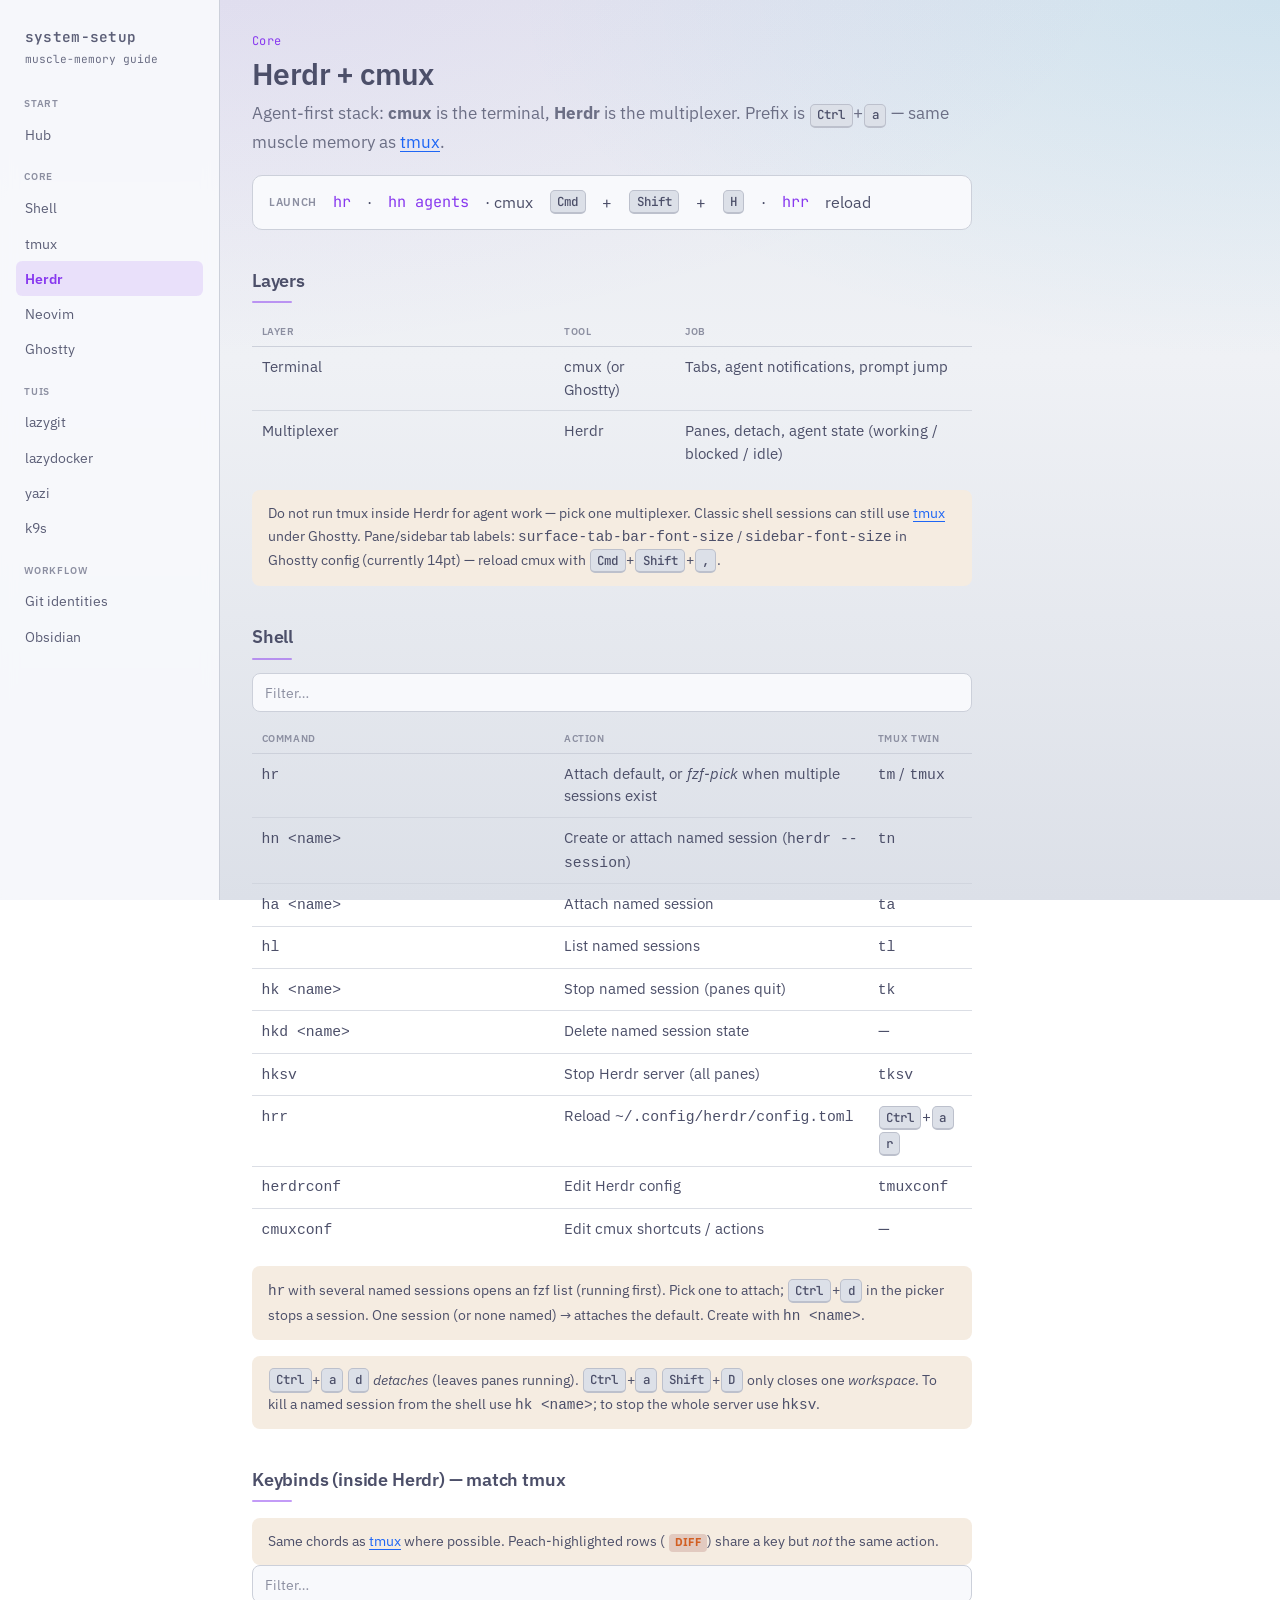
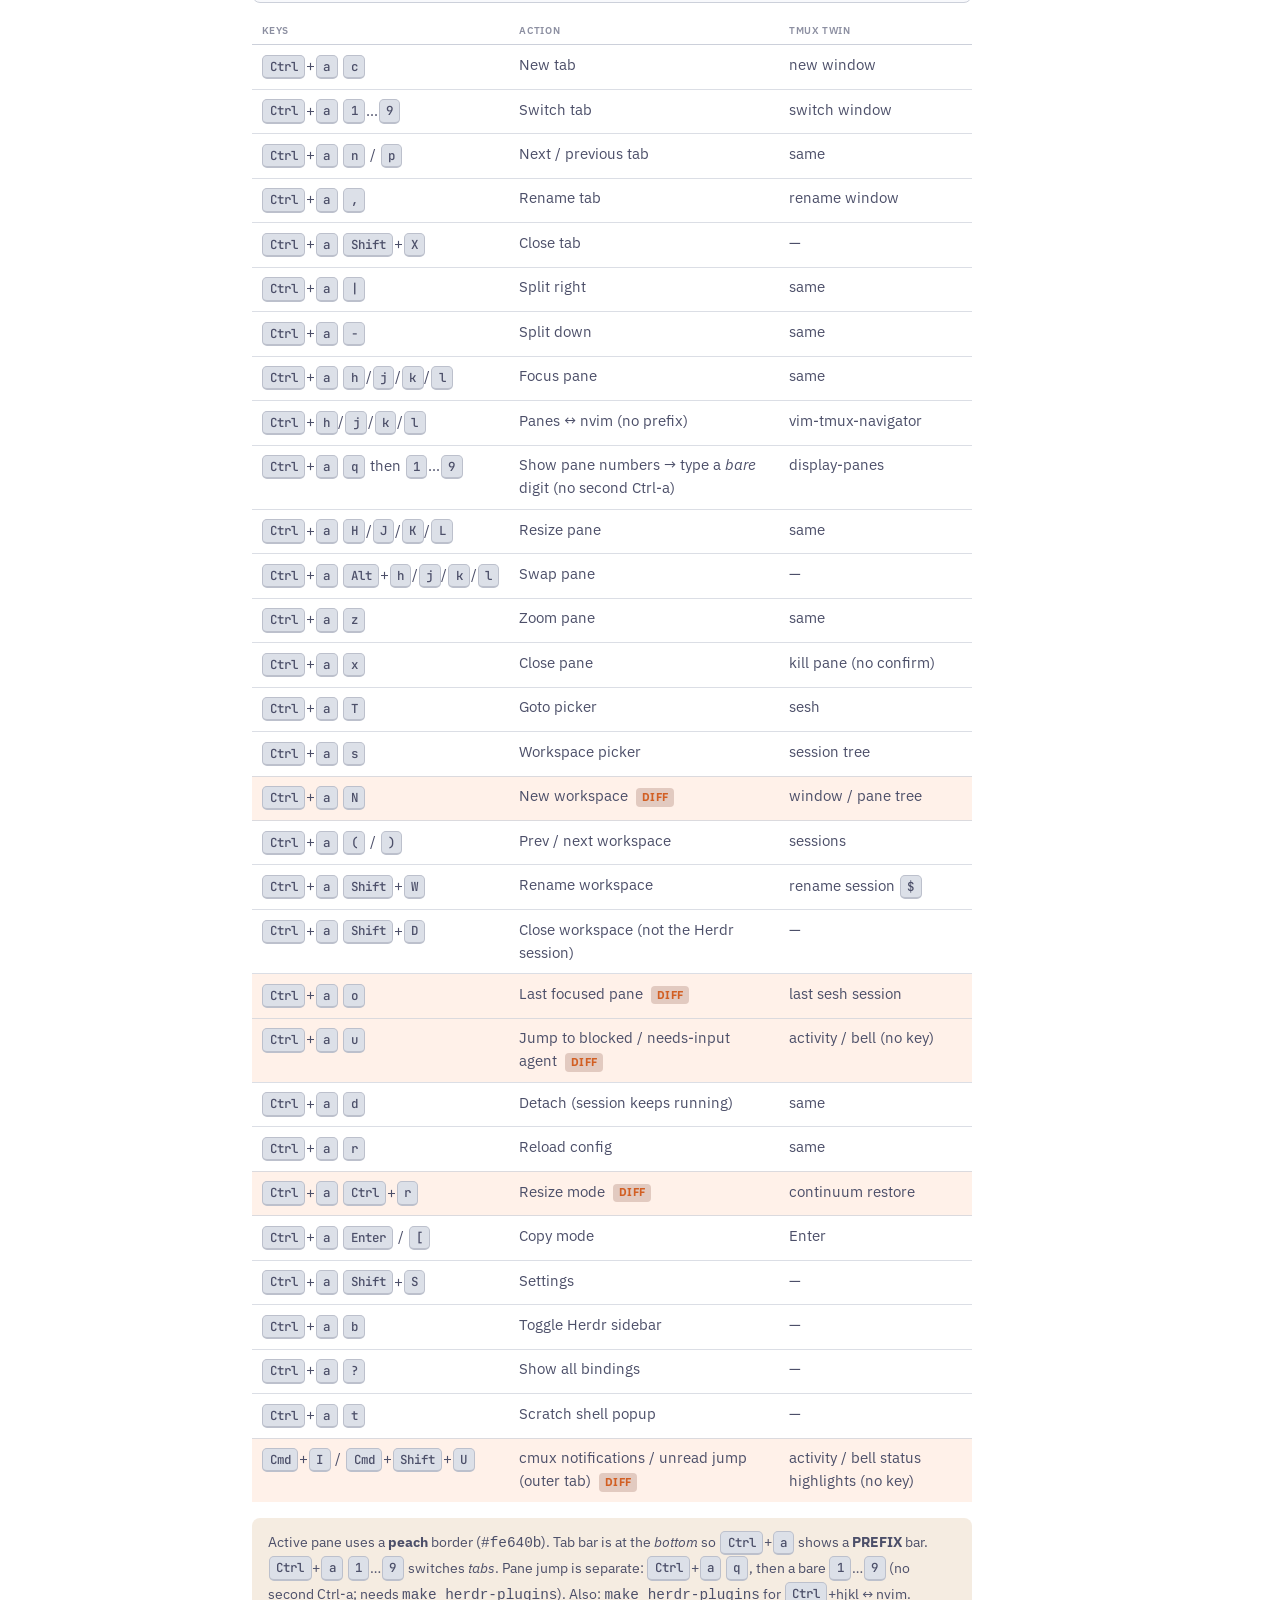
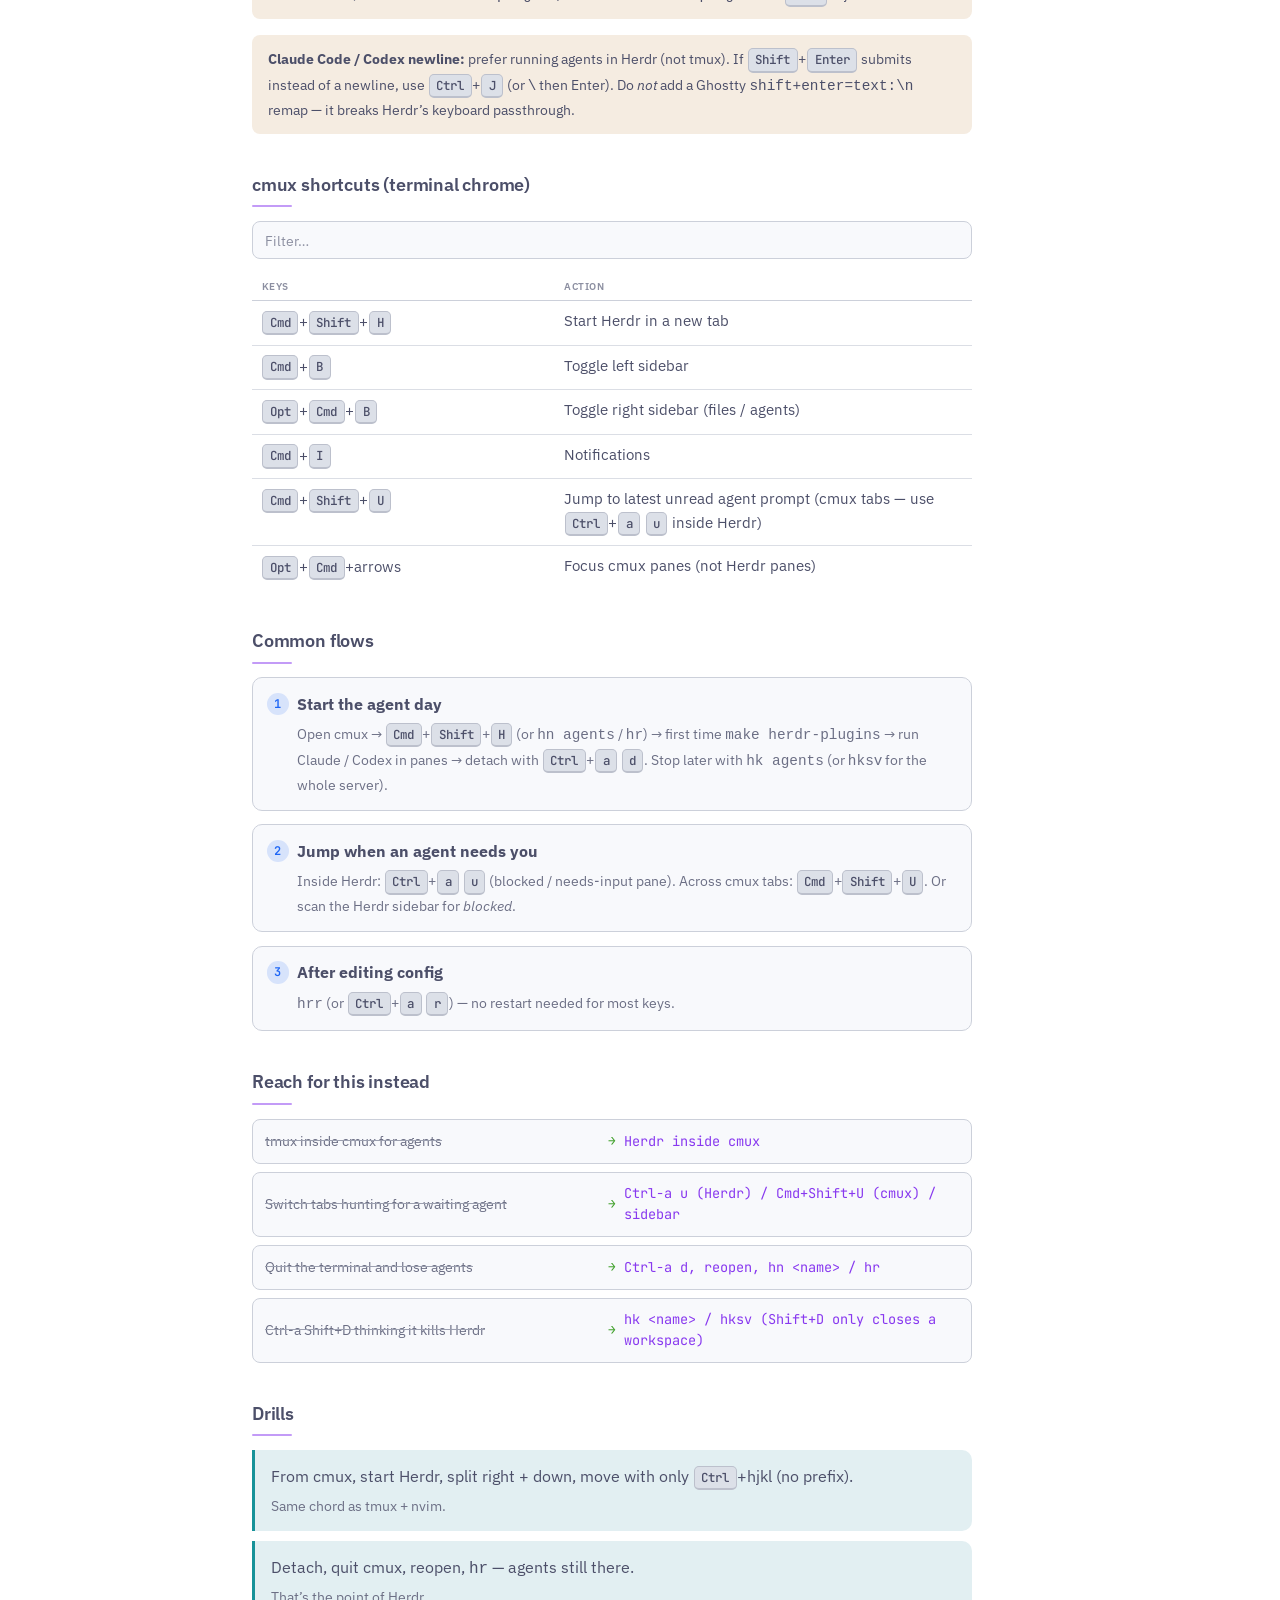
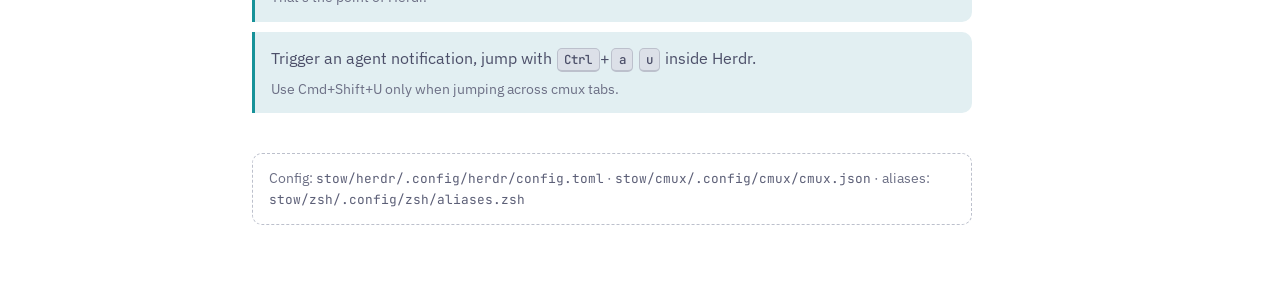
<file: docs/guide/herdr.html>
<!DOCTYPE html>
<html lang="en">
<head>
  <meta charset="utf-8" />
  <meta name="viewport" content="width=device-width, initial-scale=1" />
  <title>Herdr — muscle memory</title>
  <link rel="preconnect" href="https://fonts.googleapis.com" />
  <link rel="preconnect" href="https://fonts.gstatic.com" crossorigin />
  <link href="https://fonts.googleapis.com/css2?family=IBM+Plex+Sans:wght@400;500;600;700&family=JetBrains+Mono:wght@400;500;600&display=swap" rel="stylesheet" />
  <link rel="stylesheet" href="assets/guide.css" />
</head>
<body data-page="herdr">
  <div class="layout">
    <nav class="nav" aria-label="Guide">
      <a class="nav-brand" href="index.html">system-setup<span>muscle-memory guide</span></a>
      <p class="nav-label">Start</p>
      <ul>
        <li><a href="index.html" data-page="index">Hub</a></li>
      </ul>
      <p class="nav-label">Core</p>
      <ul>
        <li><a href="shell.html" data-page="shell">Shell</a></li>
        <li><a href="tmux.html" data-page="tmux">tmux</a></li>
        <li><a href="herdr.html" data-page="herdr">Herdr</a></li>
        <li><a href="nvim.html" data-page="nvim">Neovim</a></li>
        <li><a href="ghostty.html" data-page="ghostty">Ghostty</a></li>
      </ul>
      <p class="nav-label">TUIs</p>
      <ul>
        <li><a href="lazygit.html" data-page="lazygit">lazygit</a></li>
        <li><a href="lazydocker.html" data-page="lazydocker">lazydocker</a></li>
        <li><a href="yazi.html" data-page="yazi">yazi</a></li>
        <li><a href="k9s.html" data-page="k9s">k9s</a></li>
      </ul>
      <p class="nav-label">Workflow</p>
      <ul>
        <li><a href="git.html" data-page="git">Git identities</a></li>
        <li><a href="obsidian.html" data-page="obsidian">Obsidian</a></li>
      </ul>
    </nav>

    <main class="main">
      <button type="button" class="mobile-nav-toggle" aria-label="Open navigation">Menu</button>
      <div class="content">
        <header class="page-header">
          <p class="eyebrow">Core</p>
          <h1>Herdr + cmux</h1>
          <p class="lede">Agent-first stack: <strong>cmux</strong> is the terminal, <strong>Herdr</strong> is the multiplexer. Prefix is <kbd>Ctrl</kbd>+<kbd>a</kbd> — same muscle memory as <a href="tmux.html">tmux</a>.</p>
          <div class="launch">
            <span class="launch-label">Launch</span>
            <code>hr</code> · <code>hn agents</code> · cmux <kbd>Cmd</kbd>+<kbd>Shift</kbd>+<kbd>H</kbd> · <code>hrr</code> reload
          </div>
        </header>

        <section>
          <h2>Layers</h2>
          <table class="bind-table">
            <thead>
              <tr><th>Layer</th><th>Tool</th><th>Job</th></tr>
            </thead>
            <tbody>
              <tr data-bind-row><td class="keys">Terminal</td><td>cmux (or Ghostty)</td><td>Tabs, agent notifications, prompt jump</td></tr>
              <tr data-bind-row><td class="keys">Multiplexer</td><td>Herdr</td><td>Panes, detach, agent state (working / blocked / idle)</td></tr>
            </tbody>
          </table>
          <p class="tip">Do not run tmux inside Herdr for agent work — pick one multiplexer. Classic shell sessions can still use <a href="tmux.html">tmux</a> under Ghostty. Pane/sidebar tab labels: <code>surface-tab-bar-font-size</code> / <code>sidebar-font-size</code> in Ghostty config (currently 14pt) — reload cmux with <kbd>Cmd</kbd>+<kbd>Shift</kbd>+<kbd>,</kbd>.</p>
        </section>

        <section>
          <h2>Shell</h2>
          <div class="toolbar">
            <input type="search" data-bind-filter placeholder="Filter…" aria-label="Filter keybinds" />
          </div>
          <table class="bind-table">
            <thead>
              <tr><th>Command</th><th>Action</th><th>tmux twin</th></tr>
            </thead>
            <tbody>
              <tr data-bind-row><td class="keys"><code>hr</code></td><td>Attach default, or <em>fzf-pick</em> when multiple sessions exist</td><td><code>tm</code> / <code>tmux</code></td></tr>
              <tr data-bind-row><td class="keys"><code>hn &lt;name&gt;</code></td><td>Create or attach named session (<code>herdr --session</code>)</td><td><code>tn</code></td></tr>
              <tr data-bind-row><td class="keys"><code>ha &lt;name&gt;</code></td><td>Attach named session</td><td><code>ta</code></td></tr>
              <tr data-bind-row><td class="keys"><code>hl</code></td><td>List named sessions</td><td><code>tl</code></td></tr>
              <tr data-bind-row><td class="keys"><code>hk &lt;name&gt;</code></td><td>Stop named session (panes quit)</td><td><code>tk</code></td></tr>
              <tr data-bind-row><td class="keys"><code>hkd &lt;name&gt;</code></td><td>Delete named session state</td><td>—</td></tr>
              <tr data-bind-row><td class="keys"><code>hksv</code></td><td>Stop Herdr server (all panes)</td><td><code>tksv</code></td></tr>
              <tr data-bind-row><td class="keys"><code>hrr</code></td><td>Reload <code>~/.config/herdr/config.toml</code></td><td><kbd>Ctrl</kbd>+<kbd>a</kbd> <kbd>r</kbd></td></tr>
              <tr data-bind-row><td class="keys"><code>herdrconf</code></td><td>Edit Herdr config</td><td><code>tmuxconf</code></td></tr>
              <tr data-bind-row><td class="keys"><code>cmuxconf</code></td><td>Edit cmux shortcuts / actions</td><td>—</td></tr>
            </tbody>
          </table>
          <p class="tip"><code>hr</code> with several named sessions opens an fzf list (running first). Pick one to attach; <kbd>Ctrl</kbd>+<kbd>d</kbd> in the picker stops a session. One session (or none named) → attaches the default. Create with <code>hn &lt;name&gt;</code>.</p>
          <p class="tip"><kbd>Ctrl</kbd>+<kbd>a</kbd> <kbd>d</kbd> <em>detaches</em> (leaves panes running). <kbd>Ctrl</kbd>+<kbd>a</kbd> <kbd>Shift</kbd>+<kbd>D</kbd> only closes one <em>workspace</em>. To kill a named session from the shell use <code>hk &lt;name&gt;</code>; to stop the whole server use <code>hksv</code>.</p>
        </section>

        <section>
          <h2>Keybinds (inside Herdr) — match tmux</h2>
          <p class="tip">Same chords as <a href="tmux.html">tmux</a> where possible. Peach-highlighted rows (<span class="diff">diff</span>) share a key but <em>not</em> the same action.</p>
          <div class="toolbar">
            <input type="search" data-bind-filter placeholder="Filter…" aria-label="Filter Herdr keybinds" />
          </div>
          <table class="bind-table cols-3">
            <thead>
              <tr><th>Keys</th><th>Action</th><th>tmux twin</th></tr>
            </thead>
            <tbody>
              <tr data-bind-row><td class="keys"><kbd>Ctrl</kbd>+<kbd>a</kbd> <kbd>c</kbd></td><td>New tab</td><td>new window</td></tr>
              <tr data-bind-row><td class="keys"><kbd>Ctrl</kbd>+<kbd>a</kbd> <kbd>1</kbd>…<kbd>9</kbd></td><td>Switch tab</td><td>switch window</td></tr>
              <tr data-bind-row><td class="keys"><kbd>Ctrl</kbd>+<kbd>a</kbd> <kbd>n</kbd> / <kbd>p</kbd></td><td>Next / previous tab</td><td>same</td></tr>
              <tr data-bind-row><td class="keys"><kbd>Ctrl</kbd>+<kbd>a</kbd> <kbd>,</kbd></td><td>Rename tab</td><td>rename window</td></tr>
              <tr data-bind-row><td class="keys"><kbd>Ctrl</kbd>+<kbd>a</kbd> <kbd>Shift</kbd>+<kbd>X</kbd></td><td>Close tab</td><td>—</td></tr>
              <tr data-bind-row><td class="keys"><kbd>Ctrl</kbd>+<kbd>a</kbd> <kbd>|</kbd></td><td>Split right</td><td>same</td></tr>
              <tr data-bind-row><td class="keys"><kbd>Ctrl</kbd>+<kbd>a</kbd> <kbd>-</kbd></td><td>Split down</td><td>same</td></tr>
              <tr data-bind-row><td class="keys"><kbd>Ctrl</kbd>+<kbd>a</kbd> <kbd>h</kbd>/<kbd>j</kbd>/<kbd>k</kbd>/<kbd>l</kbd></td><td>Focus pane</td><td>same</td></tr>
              <tr data-bind-row><td class="keys"><kbd>Ctrl</kbd>+<kbd>h</kbd>/<kbd>j</kbd>/<kbd>k</kbd>/<kbd>l</kbd></td><td>Panes ↔ nvim (no prefix)</td><td>vim-tmux-navigator</td></tr>
              <tr data-bind-row><td class="keys"><kbd>Ctrl</kbd>+<kbd>a</kbd> <kbd>q</kbd> then <kbd>1</kbd>…<kbd>9</kbd></td><td>Show pane numbers → type a <em>bare</em> digit (no second Ctrl-a)</td><td>display-panes</td></tr>
              <tr data-bind-row><td class="keys"><kbd>Ctrl</kbd>+<kbd>a</kbd> <kbd>H</kbd>/<kbd>J</kbd>/<kbd>K</kbd>/<kbd>L</kbd></td><td>Resize pane</td><td>same</td></tr>
              <tr data-bind-row><td class="keys"><kbd>Ctrl</kbd>+<kbd>a</kbd> <kbd>Alt</kbd>+<kbd>h</kbd>/<kbd>j</kbd>/<kbd>k</kbd>/<kbd>l</kbd></td><td>Swap pane</td><td>—</td></tr>
              <tr data-bind-row><td class="keys"><kbd>Ctrl</kbd>+<kbd>a</kbd> <kbd>z</kbd></td><td>Zoom pane</td><td>same</td></tr>
              <tr data-bind-row><td class="keys"><kbd>Ctrl</kbd>+<kbd>a</kbd> <kbd>x</kbd></td><td>Close pane</td><td>kill pane (no confirm)</td></tr>
              <tr data-bind-row><td class="keys"><kbd>Ctrl</kbd>+<kbd>a</kbd> <kbd>T</kbd></td><td>Goto picker</td><td>sesh</td></tr>
              <tr data-bind-row><td class="keys"><kbd>Ctrl</kbd>+<kbd>a</kbd> <kbd>s</kbd></td><td>Workspace picker</td><td>session tree</td></tr>
              <tr data-bind-row class="bind-diff"><td class="keys"><kbd>Ctrl</kbd>+<kbd>a</kbd> <kbd>N</kbd></td><td>New workspace <span class="diff">diff</span></td><td>window / pane tree</td></tr>
              <tr data-bind-row><td class="keys"><kbd>Ctrl</kbd>+<kbd>a</kbd> <kbd>(</kbd> / <kbd>)</kbd></td><td>Prev / next workspace</td><td>sessions</td></tr>
              <tr data-bind-row><td class="keys"><kbd>Ctrl</kbd>+<kbd>a</kbd> <kbd>Shift</kbd>+<kbd>W</kbd></td><td>Rename workspace</td><td>rename session <kbd>$</kbd></td></tr>
              <tr data-bind-row><td class="keys"><kbd>Ctrl</kbd>+<kbd>a</kbd> <kbd>Shift</kbd>+<kbd>D</kbd></td><td>Close workspace (not the Herdr session)</td><td>—</td></tr>
              <tr data-bind-row class="bind-diff"><td class="keys"><kbd>Ctrl</kbd>+<kbd>a</kbd> <kbd>o</kbd></td><td>Last focused pane <span class="diff">diff</span></td><td>last sesh session</td></tr>
              <tr data-bind-row class="bind-diff"><td class="keys"><kbd>Ctrl</kbd>+<kbd>a</kbd> <kbd>u</kbd></td><td>Jump to blocked / needs-input agent <span class="diff">diff</span></td><td>activity / bell (no key)</td></tr>
              <tr data-bind-row><td class="keys"><kbd>Ctrl</kbd>+<kbd>a</kbd> <kbd>d</kbd></td><td>Detach (session keeps running)</td><td>same</td></tr>
              <tr data-bind-row><td class="keys"><kbd>Ctrl</kbd>+<kbd>a</kbd> <kbd>r</kbd></td><td>Reload config</td><td>same</td></tr>
              <tr data-bind-row class="bind-diff"><td class="keys"><kbd>Ctrl</kbd>+<kbd>a</kbd> <kbd>Ctrl</kbd>+<kbd>r</kbd></td><td>Resize mode <span class="diff">diff</span></td><td>continuum restore</td></tr>
              <tr data-bind-row><td class="keys"><kbd>Ctrl</kbd>+<kbd>a</kbd> <kbd>Enter</kbd> / <kbd>[</kbd></td><td>Copy mode</td><td>Enter</td></tr>
              <tr data-bind-row><td class="keys"><kbd>Ctrl</kbd>+<kbd>a</kbd> <kbd>Shift</kbd>+<kbd>S</kbd></td><td>Settings</td><td>—</td></tr>
              <tr data-bind-row><td class="keys"><kbd>Ctrl</kbd>+<kbd>a</kbd> <kbd>b</kbd></td><td>Toggle Herdr sidebar</td><td>—</td></tr>
              <tr data-bind-row><td class="keys"><kbd>Ctrl</kbd>+<kbd>a</kbd> <kbd>?</kbd></td><td>Show all bindings</td><td>—</td></tr>
              <tr data-bind-row><td class="keys"><kbd>Ctrl</kbd>+<kbd>a</kbd> <kbd>t</kbd></td><td>Scratch shell popup</td><td>—</td></tr>
              <tr data-bind-row class="bind-diff"><td class="keys"><kbd>Cmd</kbd>+<kbd>I</kbd> / <kbd>Cmd</kbd>+<kbd>Shift</kbd>+<kbd>U</kbd></td><td>cmux notifications / unread jump (outer tab) <span class="diff">diff</span></td><td>activity / bell status highlights (no key)</td></tr>
            </tbody>
          </table>
          <p class="tip">Active pane uses a <strong>peach</strong> border (<code>#fe640b</code>). Tab bar is at the <em>bottom</em> so <kbd>Ctrl</kbd>+<kbd>a</kbd> shows a <strong>PREFIX</strong> bar. <kbd>Ctrl</kbd>+<kbd>a</kbd> <kbd>1</kbd>…<kbd>9</kbd> switches <em>tabs</em>. Pane jump is separate: <kbd>Ctrl</kbd>+<kbd>a</kbd> <kbd>q</kbd>, then a bare <kbd>1</kbd>…<kbd>9</kbd> (no second Ctrl-a; needs <code>make herdr-plugins</code>). Also: <code>make herdr-plugins</code> for <kbd>Ctrl</kbd>+hjkl ↔ nvim.</p>
          <p class="tip"><strong>Claude Code / Codex newline:</strong> prefer running agents in Herdr (not tmux). If <kbd>Shift</kbd>+<kbd>Enter</kbd> submits instead of a newline, use <kbd>Ctrl</kbd>+<kbd>J</kbd> (or <code>\</code> then Enter). Do <em>not</em> add a Ghostty <code>shift+enter=text:\n</code> remap — it breaks Herdr’s keyboard passthrough.</p>
        </section>

        <section>
          <h2>cmux shortcuts (terminal chrome)</h2>
          <div class="toolbar">
            <input type="search" data-bind-filter placeholder="Filter…" aria-label="Filter cmux keybinds" />
          </div>
          <table class="bind-table">
            <thead>
              <tr><th>Keys</th><th>Action</th></tr>
            </thead>
            <tbody>
              <tr data-bind-row><td class="keys"><kbd>Cmd</kbd>+<kbd>Shift</kbd>+<kbd>H</kbd></td><td>Start Herdr in a new tab</td></tr>
              <tr data-bind-row><td class="keys"><kbd>Cmd</kbd>+<kbd>B</kbd></td><td>Toggle left sidebar</td></tr>
              <tr data-bind-row><td class="keys"><kbd>Opt</kbd>+<kbd>Cmd</kbd>+<kbd>B</kbd></td><td>Toggle right sidebar (files / agents)</td></tr>
              <tr data-bind-row><td class="keys"><kbd>Cmd</kbd>+<kbd>I</kbd></td><td>Notifications</td></tr>
              <tr data-bind-row><td class="keys"><kbd>Cmd</kbd>+<kbd>Shift</kbd>+<kbd>U</kbd></td><td>Jump to latest unread agent prompt (cmux tabs — use <kbd>Ctrl</kbd>+<kbd>a</kbd> <kbd>u</kbd> inside Herdr)</td></tr>
              <tr data-bind-row><td class="keys"><kbd>Opt</kbd>+<kbd>Cmd</kbd>+arrows</td><td>Focus cmux panes (not Herdr panes)</td></tr>
            </tbody>
          </table>
        </section>

        <section>
          <h2>Common flows</h2>
          <ol class="flows">
            <li>
              <strong>Start the agent day</strong>
              <p class="steps">Open cmux → <kbd>Cmd</kbd>+<kbd>Shift</kbd>+<kbd>H</kbd> (or <code>hn agents</code> / <code>hr</code>) → first time <code>make herdr-plugins</code> → run Claude / Codex in panes → detach with <kbd>Ctrl</kbd>+<kbd>a</kbd> <kbd>d</kbd>. Stop later with <code>hk agents</code> (or <code>hksv</code> for the whole server).</p>
            </li>
            <li>
              <strong>Jump when an agent needs you</strong>
              <p class="steps">Inside Herdr: <kbd>Ctrl</kbd>+<kbd>a</kbd> <kbd>u</kbd> (blocked / needs-input pane). Across cmux tabs: <kbd>Cmd</kbd>+<kbd>Shift</kbd>+<kbd>U</kbd>. Or scan the Herdr sidebar for <em>blocked</em>.</p>
            </li>
            <li>
              <strong>After editing config</strong>
              <p class="steps"><code>hrr</code> (or <kbd>Ctrl</kbd>+<kbd>a</kbd> <kbd>r</kbd>) — no restart needed for most keys.</p>
            </li>
          </ol>
        </section>

        <section>
          <h2>Reach for this instead</h2>
          <ul class="instead">
            <li><span class="old">tmux inside cmux for agents</span><span class="arrow">→</span><span class="new">Herdr inside cmux</span></li>
            <li><span class="old">Switch tabs hunting for a waiting agent</span><span class="arrow">→</span><span class="new">Ctrl-a u (Herdr) / Cmd+Shift+U (cmux) / sidebar</span></li>
            <li><span class="old">Quit the terminal and lose agents</span><span class="arrow">→</span><span class="new">Ctrl-a d, reopen, hn &lt;name&gt; / hr</span></li>
            <li><span class="old">Ctrl-a Shift+D thinking it kills Herdr</span><span class="arrow">→</span><span class="new">hk &lt;name&gt; / hksv (Shift+D only closes a workspace)</span></li>
          </ul>
        </section>

        <section>
          <h2>Drills</h2>
          <ul class="drills">
            <li>From cmux, start Herdr, split right + down, move with only <kbd>Ctrl</kbd>+hjkl (no prefix). <span class="hint">Same chord as tmux + nvim.</span></li>
            <li>Detach, quit cmux, reopen, <code>hr</code> — agents still there. <span class="hint">That’s the point of Herdr.</span></li>
            <li>Trigger an agent notification, jump with <kbd>Ctrl</kbd>+<kbd>a</kbd> <kbd>u</kbd> inside Herdr. <span class="hint">Use Cmd+Shift+U only when jumping across cmux tabs.</span></li>
          </ul>
        </section>

        <p class="config-ptr">
          Config: <code>stow/herdr/.config/herdr/config.toml</code> · <code>stow/cmux/.config/cmux/cmux.json</code>
          · aliases: <code>stow/zsh/.config/zsh/aliases.zsh</code>
        </p>
      </div>
    </main>
  </div>
  <script src="assets/guide.js"></script>
</body>
</html>
</file>
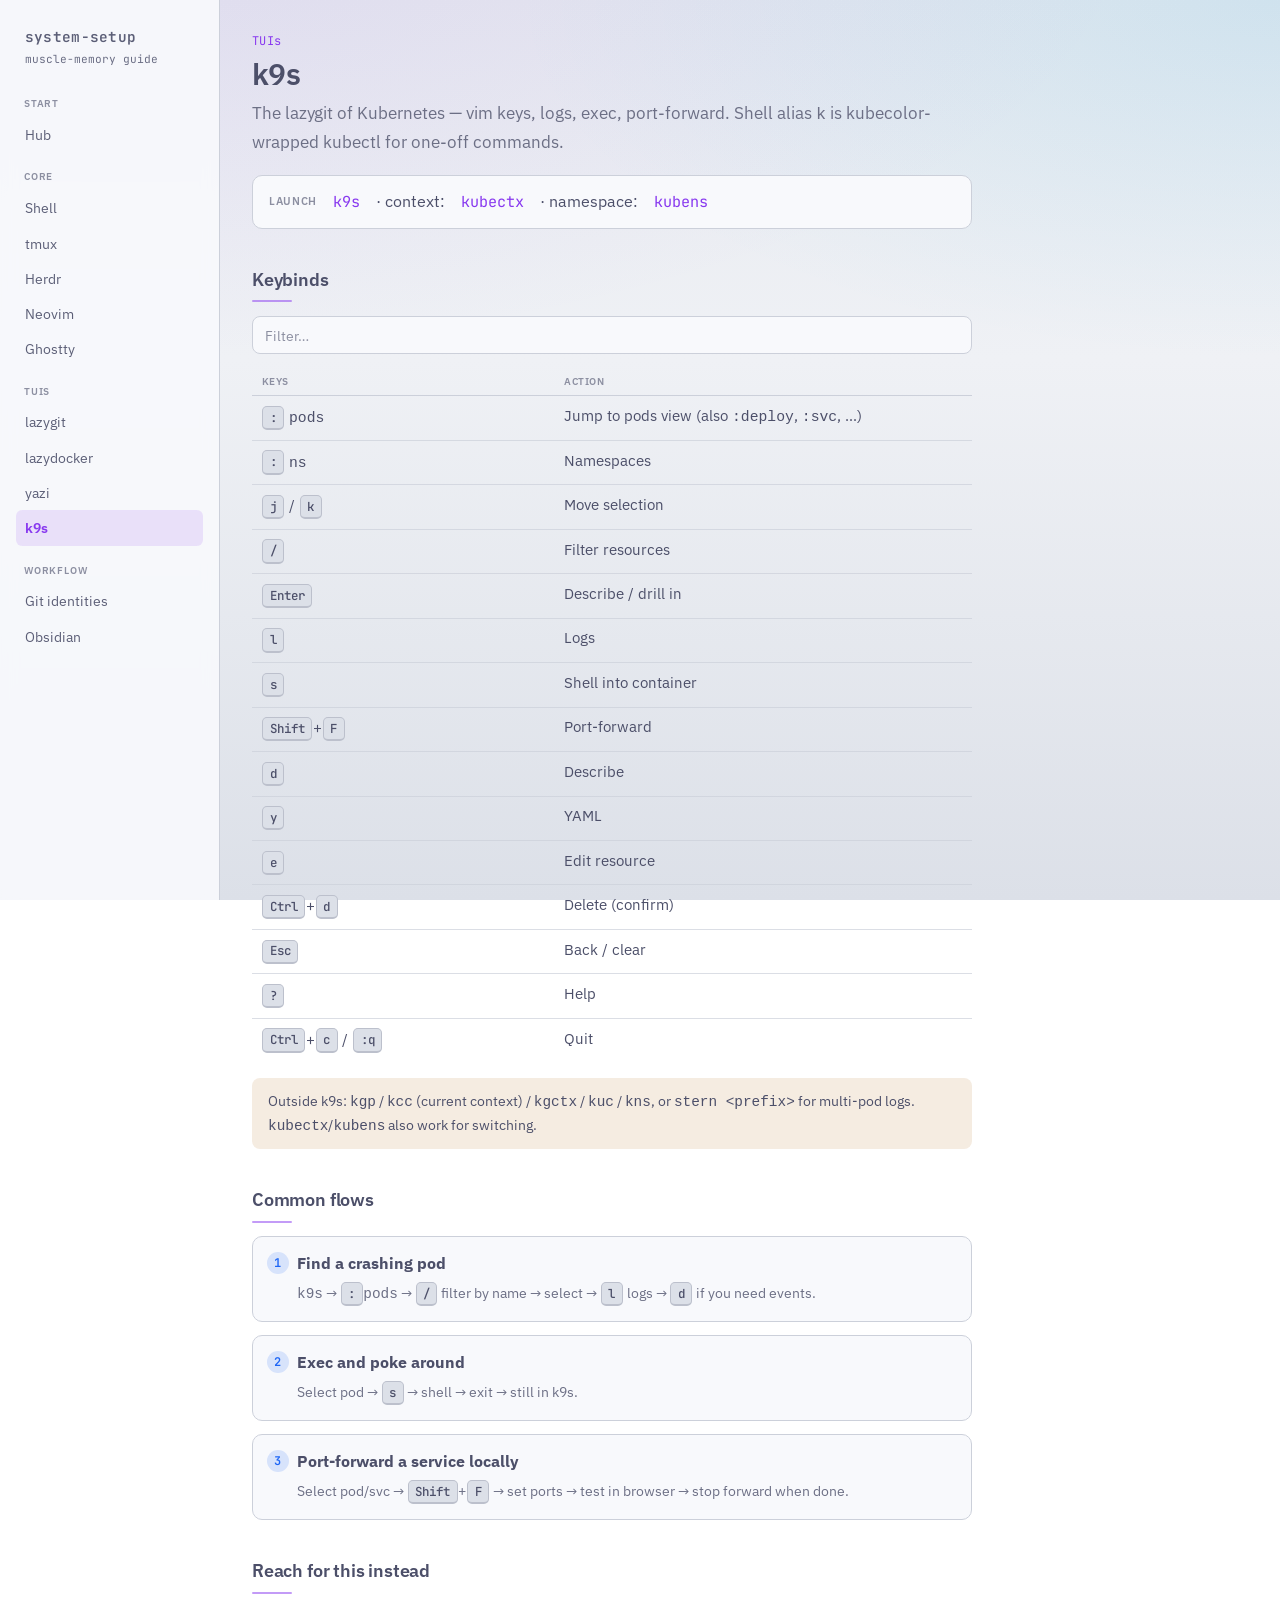
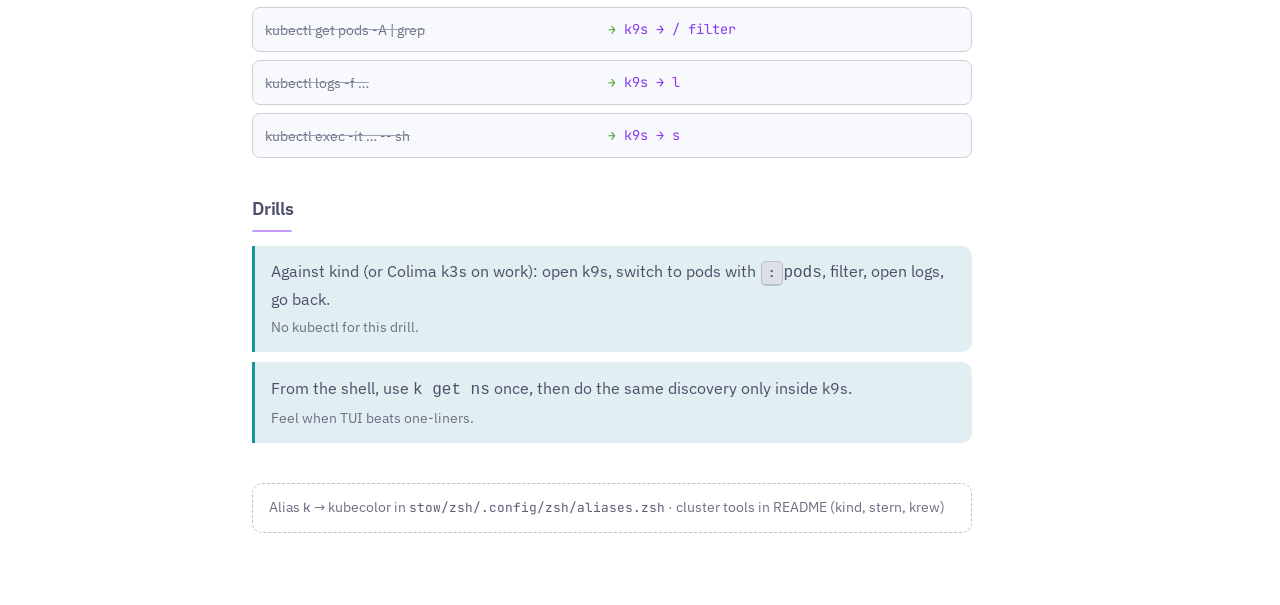
<file: docs/guide/k9s.html>
<!DOCTYPE html>
<html lang="en">
<head>
  <meta charset="utf-8" />
  <meta name="viewport" content="width=device-width, initial-scale=1" />
  <title>k9s — muscle memory</title>
  <link rel="preconnect" href="https://fonts.googleapis.com" />
  <link rel="preconnect" href="https://fonts.gstatic.com" crossorigin />
  <link href="https://fonts.googleapis.com/css2?family=IBM+Plex+Sans:wght@400;500;600;700&family=JetBrains+Mono:wght@400;500;600&display=swap" rel="stylesheet" />
  <link rel="stylesheet" href="assets/guide.css" />
</head>
<body data-page="k9s">
  <div class="layout">
    <nav class="nav" aria-label="Guide">
      <a class="nav-brand" href="index.html">system-setup<span>muscle-memory guide</span></a>
      <p class="nav-label">Start</p>
      <ul>
        <li><a href="index.html" data-page="index">Hub</a></li>
      </ul>
      <p class="nav-label">Core</p>
      <ul>
        <li><a href="shell.html" data-page="shell">Shell</a></li>
        <li><a href="tmux.html" data-page="tmux">tmux</a></li>
        <li><a href="herdr.html" data-page="herdr">Herdr</a></li>
        <li><a href="nvim.html" data-page="nvim">Neovim</a></li>
        <li><a href="ghostty.html" data-page="ghostty">Ghostty</a></li>
      </ul>
      <p class="nav-label">TUIs</p>
      <ul>
        <li><a href="lazygit.html" data-page="lazygit">lazygit</a></li>
        <li><a href="lazydocker.html" data-page="lazydocker">lazydocker</a></li>
        <li><a href="yazi.html" data-page="yazi">yazi</a></li>
        <li><a href="k9s.html" data-page="k9s">k9s</a></li>
      </ul>
      <p class="nav-label">Workflow</p>
      <ul>
        <li><a href="git.html" data-page="git">Git identities</a></li>
        <li><a href="obsidian.html" data-page="obsidian">Obsidian</a></li>
      </ul>
    </nav>

    <main class="main">
      <button type="button" class="mobile-nav-toggle" aria-label="Open navigation">Menu</button>
      <div class="content">
        <header class="page-header">
          <p class="eyebrow">TUIs</p>
          <h1>k9s</h1>
          <p class="lede">The lazygit of Kubernetes — vim keys, logs, exec, port-forward. Shell alias <code>k</code> is kubecolor-wrapped kubectl for one-off commands.</p>
          <div class="launch">
            <span class="launch-label">Launch</span>
            <code>k9s</code> · context: <code>kubectx</code> · namespace: <code>kubens</code>
          </div>
        </header>

        <section>
          <h2>Keybinds</h2>
          <div class="toolbar">
            <input type="search" data-bind-filter placeholder="Filter…" aria-label="Filter keybinds" />
          </div>
          <table class="bind-table">
            <thead>
              <tr><th>Keys</th><th>Action</th></tr>
            </thead>
            <tbody>
              <tr data-bind-row><td class="keys"><kbd>:</kbd> <code>pods</code></td><td>Jump to pods view (also <code>:deploy</code>, <code>:svc</code>, …)</td></tr>
              <tr data-bind-row><td class="keys"><kbd>:</kbd> <code>ns</code></td><td>Namespaces</td></tr>
              <tr data-bind-row><td class="keys"><kbd>j</kbd> / <kbd>k</kbd></td><td>Move selection</td></tr>
              <tr data-bind-row><td class="keys"><kbd>/</kbd></td><td>Filter resources</td></tr>
              <tr data-bind-row><td class="keys"><kbd>Enter</kbd></td><td>Describe / drill in</td></tr>
              <tr data-bind-row><td class="keys"><kbd>l</kbd></td><td>Logs</td></tr>
              <tr data-bind-row><td class="keys"><kbd>s</kbd></td><td>Shell into container</td></tr>
              <tr data-bind-row><td class="keys"><kbd>Shift</kbd>+<kbd>F</kbd></td><td>Port-forward</td></tr>
              <tr data-bind-row><td class="keys"><kbd>d</kbd></td><td>Describe</td></tr>
              <tr data-bind-row><td class="keys"><kbd>y</kbd></td><td>YAML</td></tr>
              <tr data-bind-row><td class="keys"><kbd>e</kbd></td><td>Edit resource</td></tr>
              <tr data-bind-row><td class="keys"><kbd>Ctrl</kbd>+<kbd>d</kbd></td><td>Delete (confirm)</td></tr>
              <tr data-bind-row><td class="keys"><kbd>Esc</kbd></td><td>Back / clear</td></tr>
              <tr data-bind-row><td class="keys"><kbd>?</kbd></td><td>Help</td></tr>
              <tr data-bind-row><td class="keys"><kbd>Ctrl</kbd>+<kbd>c</kbd> / <kbd>:q</kbd></td><td>Quit</td></tr>
            </tbody>
          </table>
          <p class="tip">Outside k9s: <code>kgp</code> / <code>kcc</code> (current context) / <code>kgctx</code> / <code>kuc</code> / <code>kns</code>, or <code>stern &lt;prefix&gt;</code> for multi-pod logs. <code>kubectx</code>/<code>kubens</code> also work for switching.</p>
        </section>

        <section>
          <h2>Common flows</h2>
          <ol class="flows">
            <li>
              <strong>Find a crashing pod</strong>
              <p class="steps"><code>k9s</code> → <kbd>:</kbd><code>pods</code> → <kbd>/</kbd> filter by name → select → <kbd>l</kbd> logs → <kbd>d</kbd> if you need events.</p>
            </li>
            <li>
              <strong>Exec and poke around</strong>
              <p class="steps">Select pod → <kbd>s</kbd> → shell → exit → still in k9s.</p>
            </li>
            <li>
              <strong>Port-forward a service locally</strong>
              <p class="steps">Select pod/svc → <kbd>Shift</kbd>+<kbd>F</kbd> → set ports → test in browser → stop forward when done.</p>
            </li>
          </ol>
        </section>

        <section>
          <h2>Reach for this instead</h2>
          <ul class="instead">
            <li><span class="old">kubectl get pods -A | grep</span><span class="arrow">→</span><span class="new">k9s → / filter</span></li>
            <li><span class="old">kubectl logs -f …</span><span class="arrow">→</span><span class="new">k9s → l</span></li>
            <li><span class="old">kubectl exec -it … -- sh</span><span class="arrow">→</span><span class="new">k9s → s</span></li>
          </ul>
        </section>

        <section>
          <h2>Drills</h2>
          <ul class="drills">
            <li>Against kind (or Colima k3s on work): open k9s, switch to pods with <kbd>:</kbd><code>pods</code>, filter, open logs, go back. <span class="hint">No kubectl for this drill.</span></li>
            <li>From the shell, use <code>k get ns</code> once, then do the same discovery only inside k9s. <span class="hint">Feel when TUI beats one-liners.</span></li>
          </ul>
        </section>

        <p class="config-ptr">
          Alias <code>k</code> → kubecolor in <code>stow/zsh/.config/zsh/aliases.zsh</code> · cluster tools in README (kind, stern, krew)
        </p>
      </div>
    </main>
  </div>
  <script src="assets/guide.js"></script>
</body>
</html>
</file>
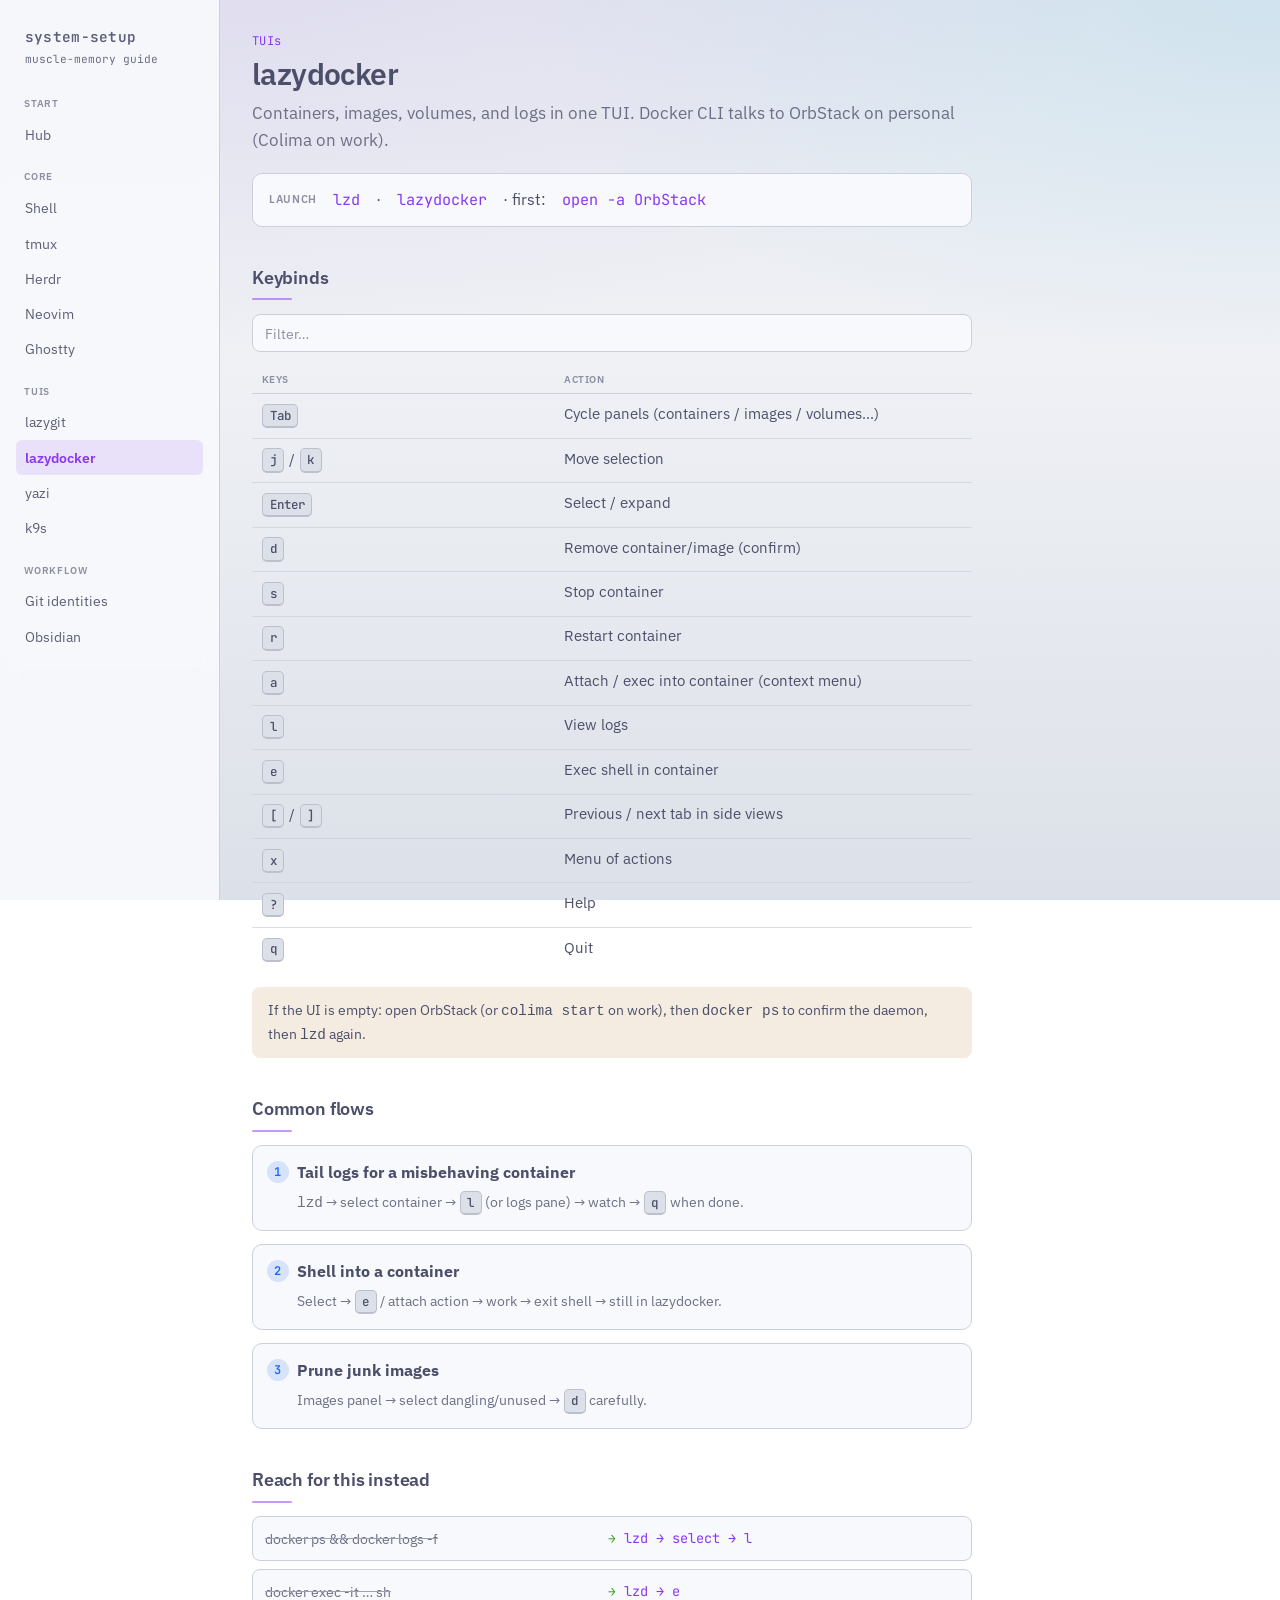
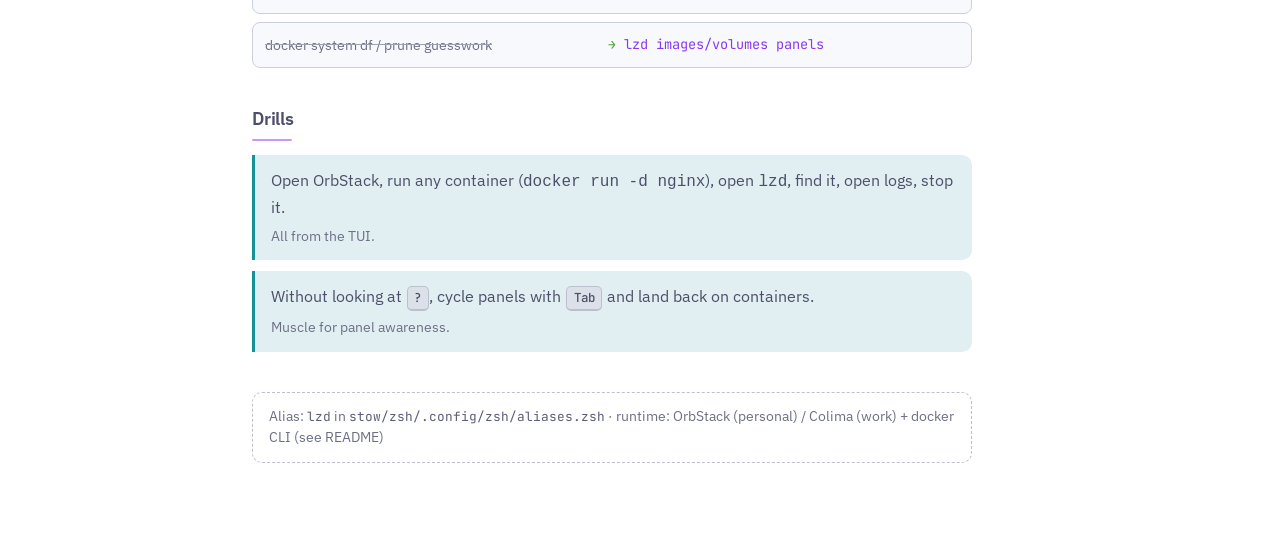
<file: docs/guide/lazydocker.html>
<!DOCTYPE html>
<html lang="en">
<head>
  <meta charset="utf-8" />
  <meta name="viewport" content="width=device-width, initial-scale=1" />
  <title>lazydocker — muscle memory</title>
  <link rel="preconnect" href="https://fonts.googleapis.com" />
  <link rel="preconnect" href="https://fonts.gstatic.com" crossorigin />
  <link href="https://fonts.googleapis.com/css2?family=IBM+Plex+Sans:wght@400;500;600;700&family=JetBrains+Mono:wght@400;500;600&display=swap" rel="stylesheet" />
  <link rel="stylesheet" href="assets/guide.css" />
</head>
<body data-page="lazydocker">
  <div class="layout">
    <nav class="nav" aria-label="Guide">
      <a class="nav-brand" href="index.html">system-setup<span>muscle-memory guide</span></a>
      <p class="nav-label">Start</p>
      <ul>
        <li><a href="index.html" data-page="index">Hub</a></li>
      </ul>
      <p class="nav-label">Core</p>
      <ul>
        <li><a href="shell.html" data-page="shell">Shell</a></li>
        <li><a href="tmux.html" data-page="tmux">tmux</a></li>
        <li><a href="herdr.html" data-page="herdr">Herdr</a></li>
        <li><a href="nvim.html" data-page="nvim">Neovim</a></li>
        <li><a href="ghostty.html" data-page="ghostty">Ghostty</a></li>
      </ul>
      <p class="nav-label">TUIs</p>
      <ul>
        <li><a href="lazygit.html" data-page="lazygit">lazygit</a></li>
        <li><a href="lazydocker.html" data-page="lazydocker">lazydocker</a></li>
        <li><a href="yazi.html" data-page="yazi">yazi</a></li>
        <li><a href="k9s.html" data-page="k9s">k9s</a></li>
      </ul>
      <p class="nav-label">Workflow</p>
      <ul>
        <li><a href="git.html" data-page="git">Git identities</a></li>
        <li><a href="obsidian.html" data-page="obsidian">Obsidian</a></li>
      </ul>
    </nav>

    <main class="main">
      <button type="button" class="mobile-nav-toggle" aria-label="Open navigation">Menu</button>
      <div class="content">
        <header class="page-header">
          <p class="eyebrow">TUIs</p>
          <h1>lazydocker</h1>
          <p class="lede">Containers, images, volumes, and logs in one TUI. Docker CLI talks to OrbStack on personal (Colima on work).</p>
          <div class="launch">
            <span class="launch-label">Launch</span>
            <code>lzd</code> · <code>lazydocker</code> · first: <code>open -a OrbStack</code>
          </div>
        </header>

        <section>
          <h2>Keybinds</h2>
          <div class="toolbar">
            <input type="search" data-bind-filter placeholder="Filter…" aria-label="Filter keybinds" />
          </div>
          <table class="bind-table">
            <thead>
              <tr><th>Keys</th><th>Action</th></tr>
            </thead>
            <tbody>
              <tr data-bind-row><td class="keys"><kbd>Tab</kbd></td><td>Cycle panels (containers / images / volumes…)</td></tr>
              <tr data-bind-row><td class="keys"><kbd>j</kbd> / <kbd>k</kbd></td><td>Move selection</td></tr>
              <tr data-bind-row><td class="keys"><kbd>Enter</kbd></td><td>Select / expand</td></tr>
              <tr data-bind-row><td class="keys"><kbd>d</kbd></td><td>Remove container/image (confirm)</td></tr>
              <tr data-bind-row><td class="keys"><kbd>s</kbd></td><td>Stop container</td></tr>
              <tr data-bind-row><td class="keys"><kbd>r</kbd></td><td>Restart container</td></tr>
              <tr data-bind-row><td class="keys"><kbd>a</kbd></td><td>Attach / exec into container (context menu)</td></tr>
              <tr data-bind-row><td class="keys"><kbd>l</kbd></td><td>View logs</td></tr>
              <tr data-bind-row><td class="keys"><kbd>e</kbd></td><td>Exec shell in container</td></tr>
              <tr data-bind-row><td class="keys"><kbd>[</kbd> / <kbd>]</kbd></td><td>Previous / next tab in side views</td></tr>
              <tr data-bind-row><td class="keys"><kbd>x</kbd></td><td>Menu of actions</td></tr>
              <tr data-bind-row><td class="keys"><kbd>?</kbd></td><td>Help</td></tr>
              <tr data-bind-row><td class="keys"><kbd>q</kbd></td><td>Quit</td></tr>
            </tbody>
          </table>
          <p class="tip">If the UI is empty: open OrbStack (or <code>colima start</code> on work), then <code>docker ps</code> to confirm the daemon, then <code>lzd</code> again.</p>
        </section>

        <section>
          <h2>Common flows</h2>
          <ol class="flows">
            <li>
              <strong>Tail logs for a misbehaving container</strong>
              <p class="steps"><code>lzd</code> → select container → <kbd>l</kbd> (or logs pane) → watch → <kbd>q</kbd> when done.</p>
            </li>
            <li>
              <strong>Shell into a container</strong>
              <p class="steps">Select → <kbd>e</kbd> / attach action → work → exit shell → still in lazydocker.</p>
            </li>
            <li>
              <strong>Prune junk images</strong>
              <p class="steps">Images panel → select dangling/unused → <kbd>d</kbd> carefully.</p>
            </li>
          </ol>
        </section>

        <section>
          <h2>Reach for this instead</h2>
          <ul class="instead">
            <li><span class="old">docker ps && docker logs -f</span><span class="arrow">→</span><span class="new">lzd → select → l</span></li>
            <li><span class="old">docker exec -it … sh</span><span class="arrow">→</span><span class="new">lzd → e</span></li>
            <li><span class="old">docker system df / prune guesswork</span><span class="arrow">→</span><span class="new">lzd images/volumes panels</span></li>
          </ul>
        </section>

        <section>
          <h2>Drills</h2>
          <ul class="drills">
            <li>Open OrbStack, run any container (<code>docker run -d nginx</code>), open <code>lzd</code>, find it, open logs, stop it. <span class="hint">All from the TUI.</span></li>
            <li>Without looking at <kbd>?</kbd>, cycle panels with <kbd>Tab</kbd> and land back on containers. <span class="hint">Muscle for panel awareness.</span></li>
          </ul>
        </section>

        <p class="config-ptr">
          Alias: <code>lzd</code> in <code>stow/zsh/.config/zsh/aliases.zsh</code> · runtime: OrbStack (personal) / Colima (work) + docker CLI (see README)
        </p>
      </div>
    </main>
  </div>
  <script src="assets/guide.js"></script>
</body>
</html>
</file>
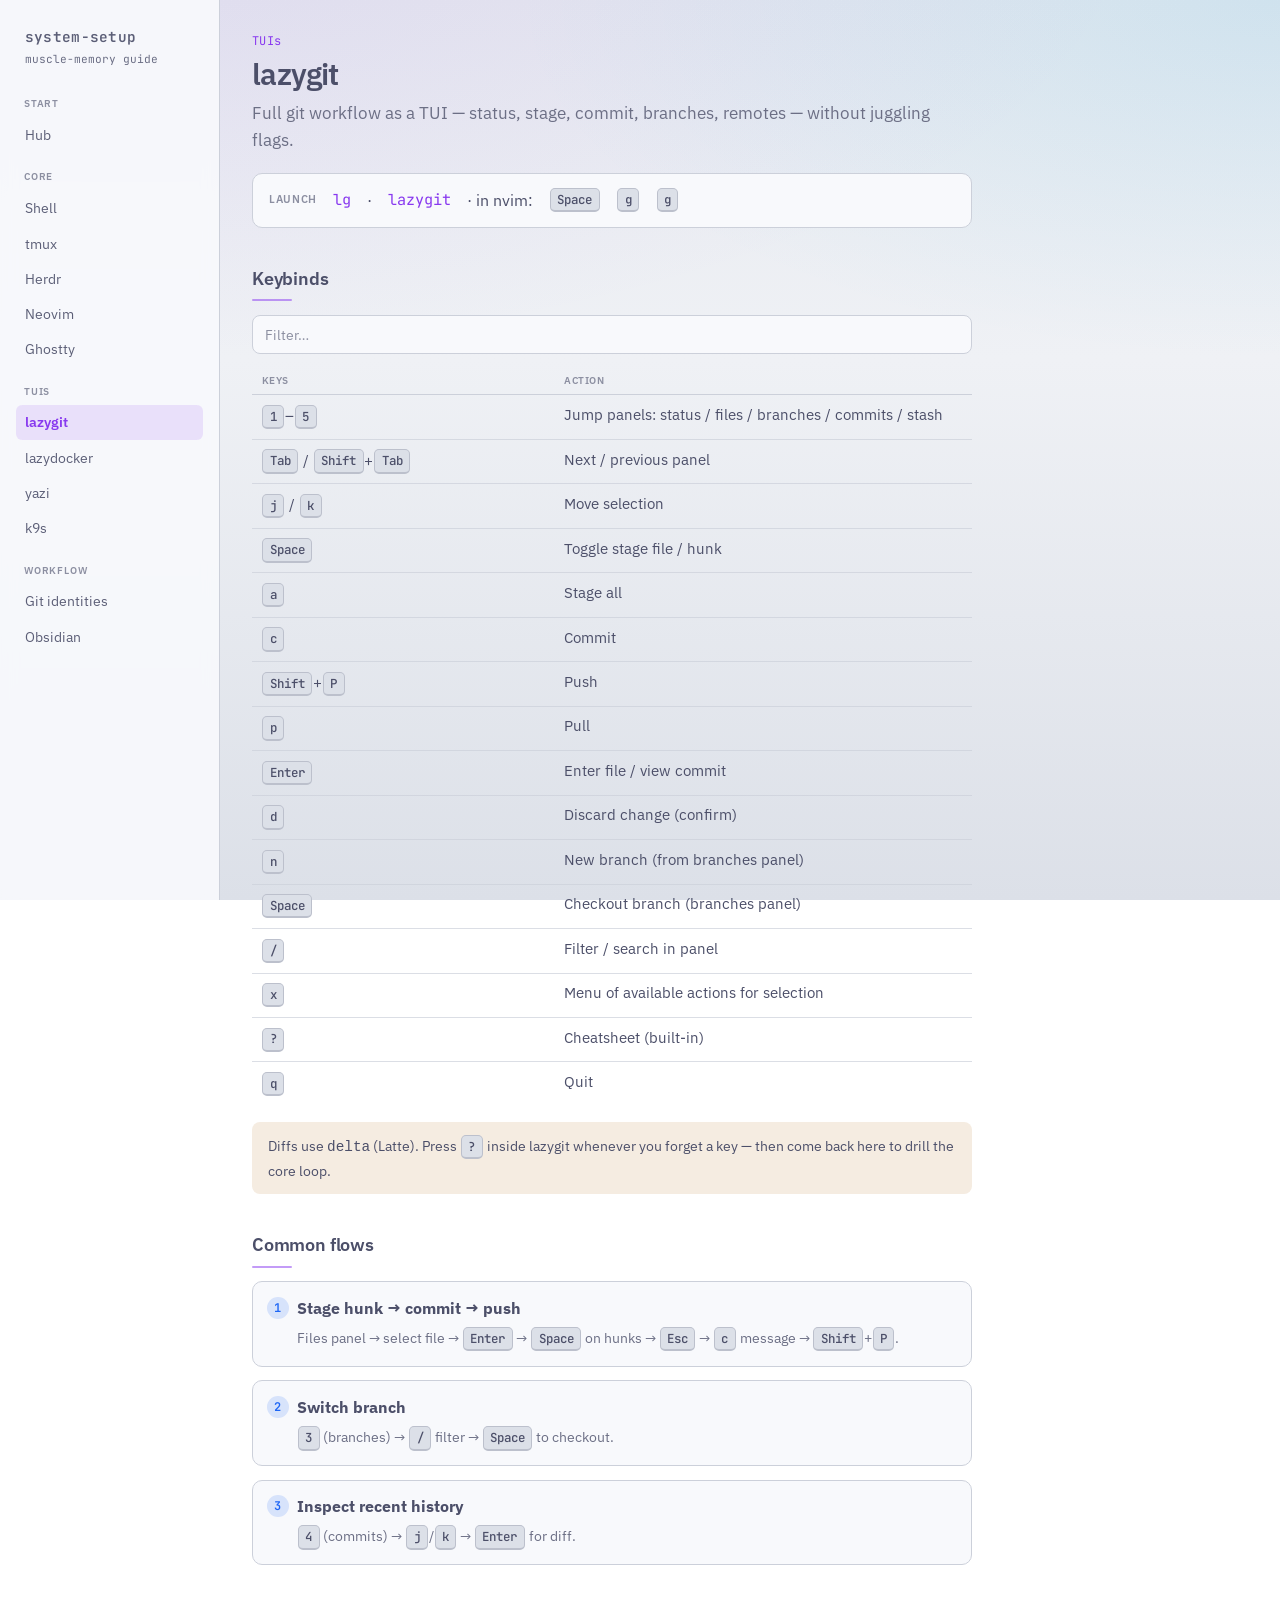
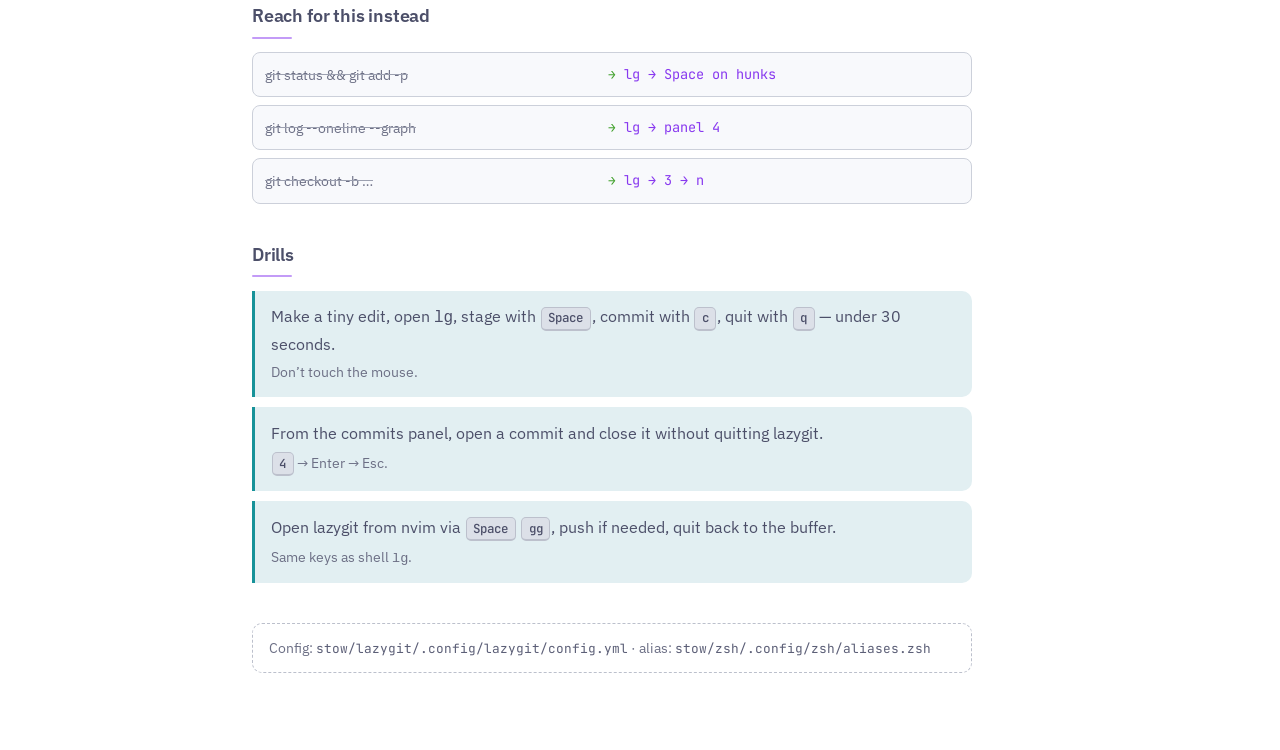
<file: docs/guide/lazygit.html>
<!DOCTYPE html>
<html lang="en">
<head>
  <meta charset="utf-8" />
  <meta name="viewport" content="width=device-width, initial-scale=1" />
  <title>lazygit — muscle memory</title>
  <link rel="preconnect" href="https://fonts.googleapis.com" />
  <link rel="preconnect" href="https://fonts.gstatic.com" crossorigin />
  <link href="https://fonts.googleapis.com/css2?family=IBM+Plex+Sans:wght@400;500;600;700&family=JetBrains+Mono:wght@400;500;600&display=swap" rel="stylesheet" />
  <link rel="stylesheet" href="assets/guide.css" />
</head>
<body data-page="lazygit">
  <div class="layout">
    <nav class="nav" aria-label="Guide">
      <a class="nav-brand" href="index.html">system-setup<span>muscle-memory guide</span></a>
      <p class="nav-label">Start</p>
      <ul>
        <li><a href="index.html" data-page="index">Hub</a></li>
      </ul>
      <p class="nav-label">Core</p>
      <ul>
        <li><a href="shell.html" data-page="shell">Shell</a></li>
        <li><a href="tmux.html" data-page="tmux">tmux</a></li>
        <li><a href="herdr.html" data-page="herdr">Herdr</a></li>
        <li><a href="nvim.html" data-page="nvim">Neovim</a></li>
        <li><a href="ghostty.html" data-page="ghostty">Ghostty</a></li>
      </ul>
      <p class="nav-label">TUIs</p>
      <ul>
        <li><a href="lazygit.html" data-page="lazygit">lazygit</a></li>
        <li><a href="lazydocker.html" data-page="lazydocker">lazydocker</a></li>
        <li><a href="yazi.html" data-page="yazi">yazi</a></li>
        <li><a href="k9s.html" data-page="k9s">k9s</a></li>
      </ul>
      <p class="nav-label">Workflow</p>
      <ul>
        <li><a href="git.html" data-page="git">Git identities</a></li>
        <li><a href="obsidian.html" data-page="obsidian">Obsidian</a></li>
      </ul>
    </nav>

    <main class="main">
      <button type="button" class="mobile-nav-toggle" aria-label="Open navigation">Menu</button>
      <div class="content">
        <header class="page-header">
          <p class="eyebrow">TUIs</p>
          <h1>lazygit</h1>
          <p class="lede">Full git workflow as a TUI — status, stage, commit, branches, remotes — without juggling flags.</p>
          <div class="launch">
            <span class="launch-label">Launch</span>
            <code>lg</code> · <code>lazygit</code> · in nvim: <kbd>Space</kbd> <kbd>g</kbd> <kbd>g</kbd>
          </div>
        </header>

        <section>
          <h2>Keybinds</h2>
          <div class="toolbar">
            <input type="search" data-bind-filter placeholder="Filter…" aria-label="Filter keybinds" />
          </div>
          <table class="bind-table">
            <thead>
              <tr><th>Keys</th><th>Action</th></tr>
            </thead>
            <tbody>
              <tr data-bind-row><td class="keys"><kbd>1</kbd>–<kbd>5</kbd></td><td>Jump panels: status / files / branches / commits / stash</td></tr>
              <tr data-bind-row><td class="keys"><kbd>Tab</kbd> / <kbd>Shift</kbd>+<kbd>Tab</kbd></td><td>Next / previous panel</td></tr>
              <tr data-bind-row><td class="keys"><kbd>j</kbd> / <kbd>k</kbd></td><td>Move selection</td></tr>
              <tr data-bind-row><td class="keys"><kbd>Space</kbd></td><td>Toggle stage file / hunk</td></tr>
              <tr data-bind-row><td class="keys"><kbd>a</kbd></td><td>Stage all</td></tr>
              <tr data-bind-row><td class="keys"><kbd>c</kbd></td><td>Commit</td></tr>
              <tr data-bind-row><td class="keys"><kbd>Shift</kbd>+<kbd>P</kbd></td><td>Push</td></tr>
              <tr data-bind-row><td class="keys"><kbd>p</kbd></td><td>Pull</td></tr>
              <tr data-bind-row><td class="keys"><kbd>Enter</kbd></td><td>Enter file / view commit</td></tr>
              <tr data-bind-row><td class="keys"><kbd>d</kbd></td><td>Discard change (confirm)</td></tr>
              <tr data-bind-row><td class="keys"><kbd>n</kbd></td><td>New branch (from branches panel)</td></tr>
              <tr data-bind-row><td class="keys"><kbd>Space</kbd></td><td>Checkout branch (branches panel)</td></tr>
              <tr data-bind-row><td class="keys"><kbd>/</kbd></td><td>Filter / search in panel</td></tr>
              <tr data-bind-row><td class="keys"><kbd>x</kbd></td><td>Menu of available actions for selection</td></tr>
              <tr data-bind-row><td class="keys"><kbd>?</kbd></td><td>Cheatsheet (built-in)</td></tr>
              <tr data-bind-row><td class="keys"><kbd>q</kbd></td><td>Quit</td></tr>
            </tbody>
          </table>
          <p class="tip">Diffs use <code>delta</code> (Latte). Press <kbd>?</kbd> inside lazygit whenever you forget a key — then come back here to drill the core loop.</p>
        </section>

        <section>
          <h2>Common flows</h2>
          <ol class="flows">
            <li>
              <strong>Stage hunk → commit → push</strong>
              <p class="steps">Files panel → select file → <kbd>Enter</kbd> → <kbd>Space</kbd> on hunks → <kbd>Esc</kbd> → <kbd>c</kbd> message → <kbd>Shift</kbd>+<kbd>P</kbd>.</p>
            </li>
            <li>
              <strong>Switch branch</strong>
              <p class="steps"><kbd>3</kbd> (branches) → <kbd>/</kbd> filter → <kbd>Space</kbd> to checkout.</p>
            </li>
            <li>
              <strong>Inspect recent history</strong>
              <p class="steps"><kbd>4</kbd> (commits) → <kbd>j</kbd>/<kbd>k</kbd> → <kbd>Enter</kbd> for diff.</p>
            </li>
          </ol>
        </section>

        <section>
          <h2>Reach for this instead</h2>
          <ul class="instead">
            <li><span class="old">git status && git add -p</span><span class="arrow">→</span><span class="new">lg → Space on hunks</span></li>
            <li><span class="old">git log --oneline --graph</span><span class="arrow">→</span><span class="new">lg → panel 4</span></li>
            <li><span class="old">git checkout -b …</span><span class="arrow">→</span><span class="new">lg → 3 → n</span></li>
          </ul>
        </section>

        <section>
          <h2>Drills</h2>
          <ul class="drills">
            <li>Make a tiny edit, open <code>lg</code>, stage with <kbd>Space</kbd>, commit with <kbd>c</kbd>, quit with <kbd>q</kbd> — under 30 seconds. <span class="hint">Don’t touch the mouse.</span></li>
            <li>From the commits panel, open a commit and close it without quitting lazygit. <span class="hint"><kbd>4</kbd> → Enter → Esc.</span></li>
            <li>Open lazygit from nvim via <kbd>Space</kbd> <kbd>gg</kbd>, push if needed, quit back to the buffer. <span class="hint">Same keys as shell <code>lg</code>.</span></li>
          </ul>
        </section>

        <p class="config-ptr">
          Config: <code>stow/lazygit/.config/lazygit/config.yml</code> · alias: <code>stow/zsh/.config/zsh/aliases.zsh</code>
        </p>
      </div>
    </main>
  </div>
  <script src="assets/guide.js"></script>
</body>
</html>
</file>
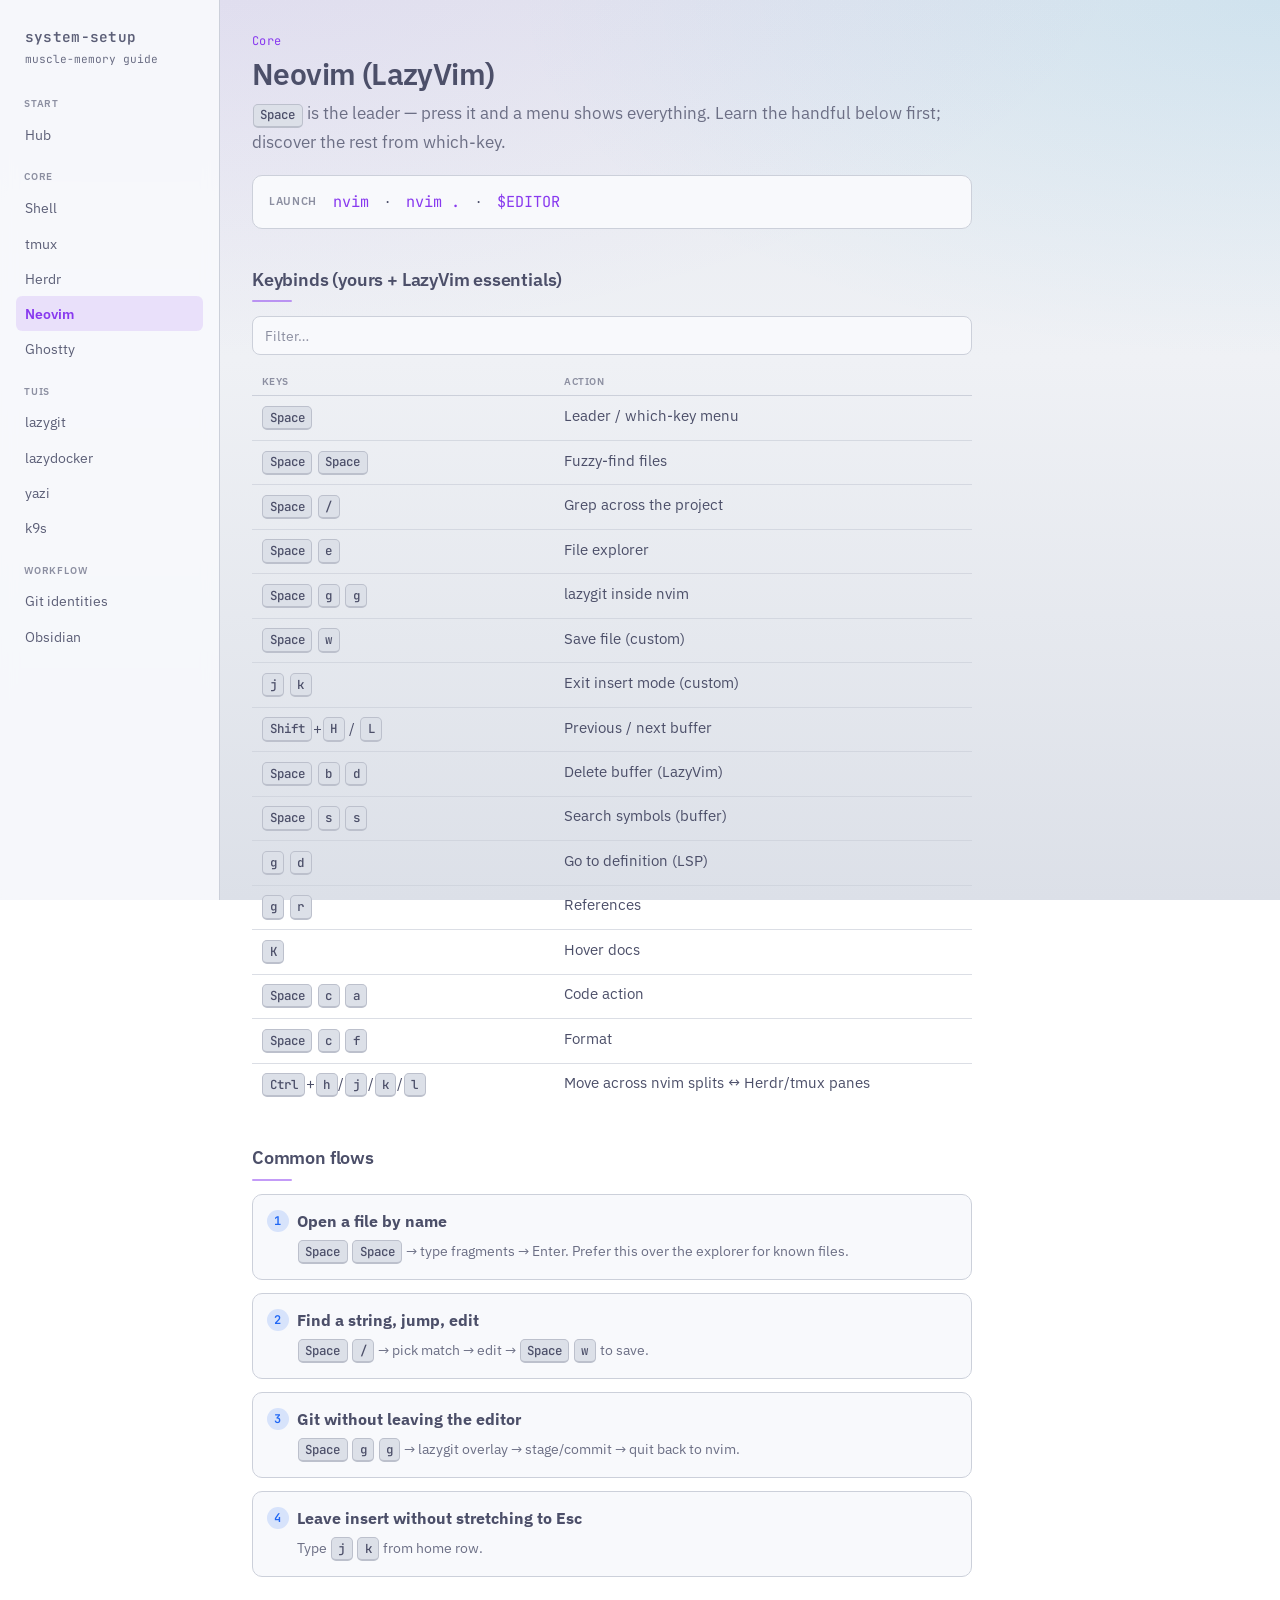
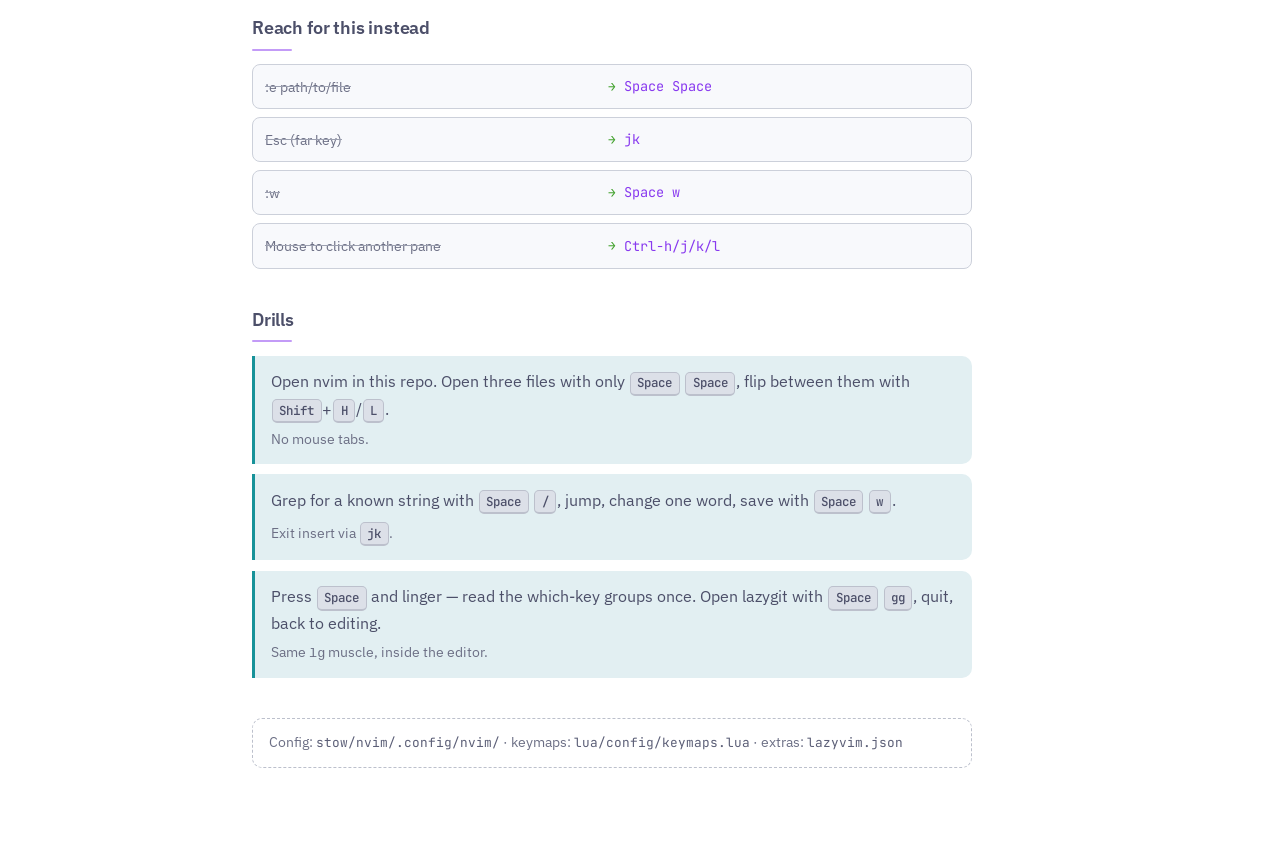
<file: docs/guide/nvim.html>
<!DOCTYPE html>
<html lang="en">
<head>
  <meta charset="utf-8" />
  <meta name="viewport" content="width=device-width, initial-scale=1" />
  <title>Neovim — muscle memory</title>
  <link rel="preconnect" href="https://fonts.googleapis.com" />
  <link rel="preconnect" href="https://fonts.gstatic.com" crossorigin />
  <link href="https://fonts.googleapis.com/css2?family=IBM+Plex+Sans:wght@400;500;600;700&family=JetBrains+Mono:wght@400;500;600&display=swap" rel="stylesheet" />
  <link rel="stylesheet" href="assets/guide.css" />
</head>
<body data-page="nvim">
  <div class="layout">
    <nav class="nav" aria-label="Guide">
      <a class="nav-brand" href="index.html">system-setup<span>muscle-memory guide</span></a>
      <p class="nav-label">Start</p>
      <ul>
        <li><a href="index.html" data-page="index">Hub</a></li>
      </ul>
      <p class="nav-label">Core</p>
      <ul>
        <li><a href="shell.html" data-page="shell">Shell</a></li>
        <li><a href="tmux.html" data-page="tmux">tmux</a></li>
        <li><a href="herdr.html" data-page="herdr">Herdr</a></li>
        <li><a href="nvim.html" data-page="nvim">Neovim</a></li>
        <li><a href="ghostty.html" data-page="ghostty">Ghostty</a></li>
      </ul>
      <p class="nav-label">TUIs</p>
      <ul>
        <li><a href="lazygit.html" data-page="lazygit">lazygit</a></li>
        <li><a href="lazydocker.html" data-page="lazydocker">lazydocker</a></li>
        <li><a href="yazi.html" data-page="yazi">yazi</a></li>
        <li><a href="k9s.html" data-page="k9s">k9s</a></li>
      </ul>
      <p class="nav-label">Workflow</p>
      <ul>
        <li><a href="git.html" data-page="git">Git identities</a></li>
        <li><a href="obsidian.html" data-page="obsidian">Obsidian</a></li>
      </ul>
    </nav>

    <main class="main">
      <button type="button" class="mobile-nav-toggle" aria-label="Open navigation">Menu</button>
      <div class="content">
        <header class="page-header">
          <p class="eyebrow">Core</p>
          <h1>Neovim (LazyVim)</h1>
          <p class="lede"><kbd>Space</kbd> is the leader — press it and a menu shows everything. Learn the handful below first; discover the rest from which-key.</p>
          <div class="launch">
            <span class="launch-label">Launch</span>
            <code>nvim</code> · <code>nvim .</code> · <code>$EDITOR</code>
          </div>
        </header>

        <section>
          <h2>Keybinds (yours + LazyVim essentials)</h2>
          <div class="toolbar">
            <input type="search" data-bind-filter placeholder="Filter…" aria-label="Filter keybinds" />
          </div>
          <table class="bind-table">
            <thead>
              <tr><th>Keys</th><th>Action</th></tr>
            </thead>
            <tbody>
              <tr data-bind-row><td class="keys"><kbd>Space</kbd></td><td>Leader / which-key menu</td></tr>
              <tr data-bind-row><td class="keys"><kbd>Space</kbd> <kbd>Space</kbd></td><td>Fuzzy-find files</td></tr>
              <tr data-bind-row><td class="keys"><kbd>Space</kbd> <kbd>/</kbd></td><td>Grep across the project</td></tr>
              <tr data-bind-row><td class="keys"><kbd>Space</kbd> <kbd>e</kbd></td><td>File explorer</td></tr>
              <tr data-bind-row><td class="keys"><kbd>Space</kbd> <kbd>g</kbd> <kbd>g</kbd></td><td>lazygit inside nvim</td></tr>
              <tr data-bind-row><td class="keys"><kbd>Space</kbd> <kbd>w</kbd></td><td>Save file (custom)</td></tr>
              <tr data-bind-row><td class="keys"><kbd>j</kbd> <kbd>k</kbd></td><td>Exit insert mode (custom)</td></tr>
              <tr data-bind-row><td class="keys"><kbd>Shift</kbd>+<kbd>H</kbd> / <kbd>L</kbd></td><td>Previous / next buffer</td></tr>
              <tr data-bind-row><td class="keys"><kbd>Space</kbd> <kbd>b</kbd> <kbd>d</kbd></td><td>Delete buffer (LazyVim)</td></tr>
              <tr data-bind-row><td class="keys"><kbd>Space</kbd> <kbd>s</kbd> <kbd>s</kbd></td><td>Search symbols (buffer)</td></tr>
              <tr data-bind-row><td class="keys"><kbd>g</kbd> <kbd>d</kbd></td><td>Go to definition (LSP)</td></tr>
              <tr data-bind-row><td class="keys"><kbd>g</kbd> <kbd>r</kbd></td><td>References</td></tr>
              <tr data-bind-row><td class="keys"><kbd>K</kbd></td><td>Hover docs</td></tr>
              <tr data-bind-row><td class="keys"><kbd>Space</kbd> <kbd>c</kbd> <kbd>a</kbd></td><td>Code action</td></tr>
              <tr data-bind-row><td class="keys"><kbd>Space</kbd> <kbd>c</kbd> <kbd>f</kbd></td><td>Format</td></tr>
              <tr data-bind-row><td class="keys"><kbd>Ctrl</kbd>+<kbd>h</kbd>/<kbd>j</kbd>/<kbd>k</kbd>/<kbd>l</kbd></td><td>Move across nvim splits ↔ Herdr/tmux panes</td></tr>
            </tbody>
          </table>
        </section>

        <section>
          <h2>Common flows</h2>
          <ol class="flows">
            <li>
              <strong>Open a file by name</strong>
              <p class="steps"><kbd>Space</kbd> <kbd>Space</kbd> → type fragments → Enter. Prefer this over the explorer for known files.</p>
            </li>
            <li>
              <strong>Find a string, jump, edit</strong>
              <p class="steps"><kbd>Space</kbd> <kbd>/</kbd> → pick match → edit → <kbd>Space</kbd> <kbd>w</kbd> to save.</p>
            </li>
            <li>
              <strong>Git without leaving the editor</strong>
              <p class="steps"><kbd>Space</kbd> <kbd>g</kbd> <kbd>g</kbd> → lazygit overlay → stage/commit → quit back to nvim.</p>
            </li>
            <li>
              <strong>Leave insert without stretching to Esc</strong>
              <p class="steps">Type <kbd>j</kbd> <kbd>k</kbd> from home row.</p>
            </li>
          </ol>
        </section>

        <section>
          <h2>Reach for this instead</h2>
          <ul class="instead">
            <li><span class="old">:e path/to/file</span><span class="arrow">→</span><span class="new">Space Space</span></li>
            <li><span class="old">Esc (far key)</span><span class="arrow">→</span><span class="new">jk</span></li>
            <li><span class="old">:w</span><span class="arrow">→</span><span class="new">Space w</span></li>
            <li><span class="old">Mouse to click another pane</span><span class="arrow">→</span><span class="new">Ctrl-h/j/k/l</span></li>
          </ul>
        </section>

        <section>
          <h2>Drills</h2>
          <ul class="drills">
            <li>Open nvim in this repo. Open three files with only <kbd>Space</kbd> <kbd>Space</kbd>, flip between them with <kbd>Shift</kbd>+<kbd>H</kbd>/<kbd>L</kbd>. <span class="hint">No mouse tabs.</span></li>
            <li>Grep for a known string with <kbd>Space</kbd> <kbd>/</kbd>, jump, change one word, save with <kbd>Space</kbd> <kbd>w</kbd>. <span class="hint">Exit insert via <kbd>jk</kbd>.</span></li>
            <li>Press <kbd>Space</kbd> and linger — read the which-key groups once. Open lazygit with <kbd>Space</kbd> <kbd>gg</kbd>, quit, back to editing. <span class="hint">Same <code>lg</code> muscle, inside the editor.</span></li>
          </ul>
        </section>

        <p class="config-ptr">
          Config: <code>stow/nvim/.config/nvim/</code> · keymaps: <code>lua/config/keymaps.lua</code> · extras: <code>lazyvim.json</code>
        </p>
      </div>
    </main>
  </div>
  <script src="assets/guide.js"></script>
</body>
</html>
</file>
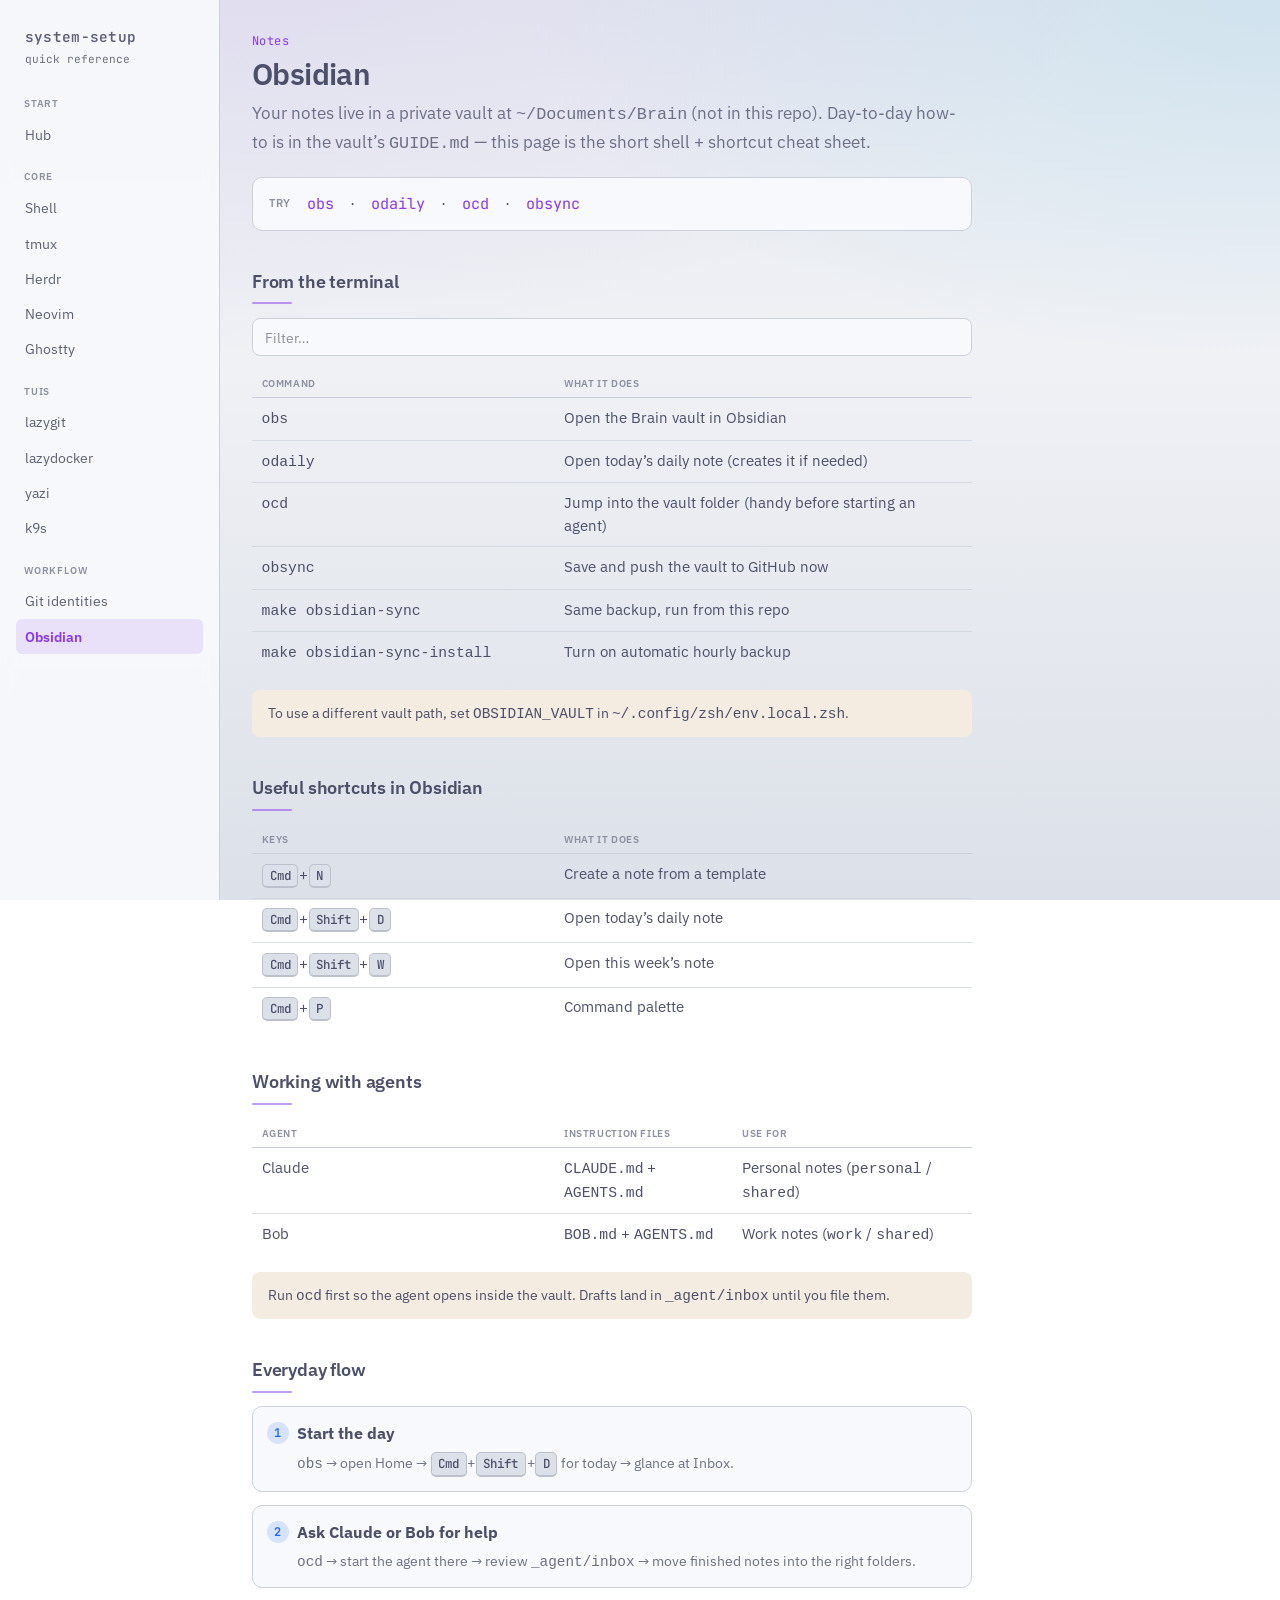
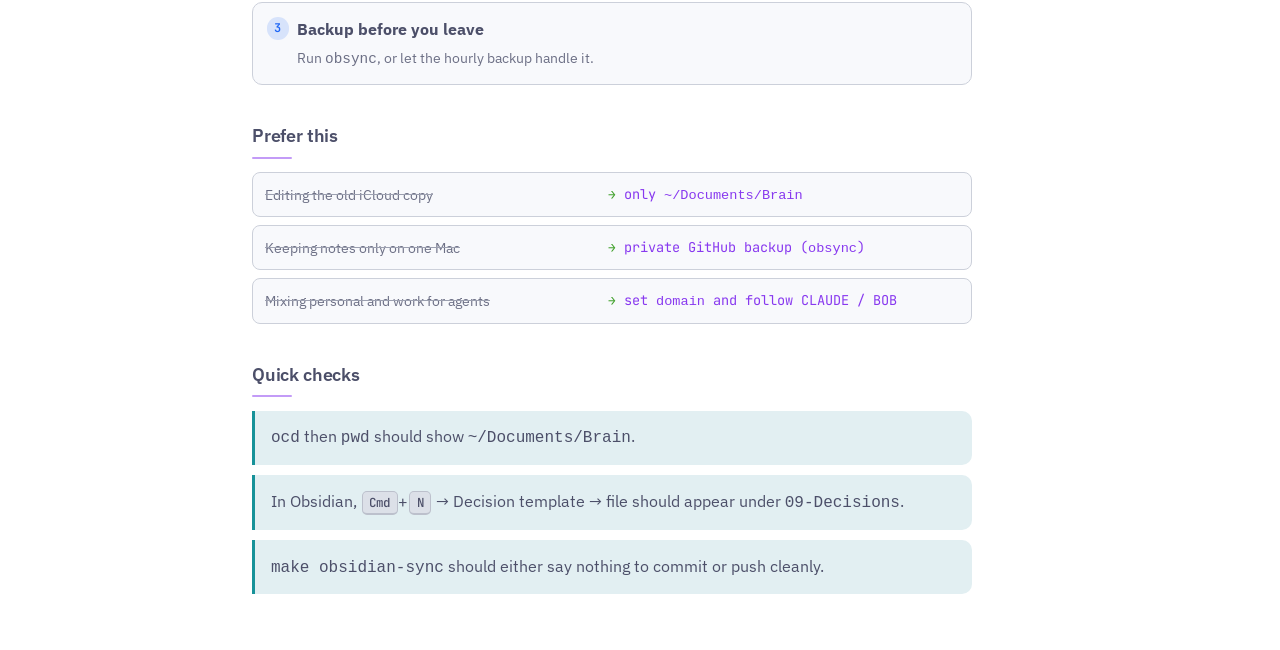
<file: docs/guide/obsidian.html>
<!DOCTYPE html>
<html lang="en">
<head>
  <meta charset="utf-8" />
  <meta name="viewport" content="width=device-width, initial-scale=1" />
  <title>Obsidian — Brain vault</title>
  <link rel="preconnect" href="https://fonts.googleapis.com" />
  <link rel="preconnect" href="https://fonts.gstatic.com" crossorigin />
  <link href="https://fonts.googleapis.com/css2?family=IBM+Plex+Sans:wght@400;500;600;700&family=JetBrains+Mono:wght@400;500;600&display=swap" rel="stylesheet" />
  <link rel="stylesheet" href="assets/guide.css" />
</head>
<body data-page="obsidian">
  <div class="layout">
    <nav class="nav" aria-label="Guide">
      <a class="nav-brand" href="index.html">system-setup<span>quick reference</span></a>
      <p class="nav-label">Start</p>
      <ul>
        <li><a href="index.html" data-page="index">Hub</a></li>
      </ul>
      <p class="nav-label">Core</p>
      <ul>
        <li><a href="shell.html" data-page="shell">Shell</a></li>
        <li><a href="tmux.html" data-page="tmux">tmux</a></li>
        <li><a href="herdr.html" data-page="herdr">Herdr</a></li>
        <li><a href="nvim.html" data-page="nvim">Neovim</a></li>
        <li><a href="ghostty.html" data-page="ghostty">Ghostty</a></li>
      </ul>
      <p class="nav-label">TUIs</p>
      <ul>
        <li><a href="lazygit.html" data-page="lazygit">lazygit</a></li>
        <li><a href="lazydocker.html" data-page="lazydocker">lazydocker</a></li>
        <li><a href="yazi.html" data-page="yazi">yazi</a></li>
        <li><a href="k9s.html" data-page="k9s">k9s</a></li>
      </ul>
      <p class="nav-label">Workflow</p>
      <ul>
        <li><a href="git.html" data-page="git">Git identities</a></li>
        <li><a href="obsidian.html" data-page="obsidian">Obsidian</a></li>
      </ul>
    </nav>

    <main class="main">
      <button type="button" class="mobile-nav-toggle" aria-label="Open navigation">Menu</button>
      <div class="content">
        <header class="page-header">
          <p class="eyebrow">Notes</p>
          <h1>Obsidian</h1>
          <p class="lede">
            Your notes live in a private vault at <code>~/Documents/Brain</code>
            (not in this repo). Day-to-day how-to is in the vault’s
            <code>GUIDE.md</code> — this page is the short shell + shortcut cheat sheet.
          </p>
          <div class="launch">
            <span class="launch-label">Try</span>
            <code>obs</code> · <code>odaily</code> · <code>ocd</code> · <code>obsync</code>
          </div>
        </header>

        <section>
          <h2>From the terminal</h2>
          <div class="toolbar">
            <input type="search" data-bind-filter placeholder="Filter…" aria-label="Filter" />
          </div>
          <table class="bind-table">
            <thead>
              <tr><th>Command</th><th>What it does</th></tr>
            </thead>
            <tbody>
              <tr data-bind-row><td class="keys"><code>obs</code></td><td>Open the Brain vault in Obsidian</td></tr>
              <tr data-bind-row><td class="keys"><code>odaily</code></td><td>Open today’s daily note (creates it if needed)</td></tr>
              <tr data-bind-row><td class="keys"><code>ocd</code></td><td>Jump into the vault folder (handy before starting an agent)</td></tr>
              <tr data-bind-row><td class="keys"><code>obsync</code></td><td>Save and push the vault to GitHub now</td></tr>
              <tr data-bind-row><td class="keys"><code>make obsidian-sync</code></td><td>Same backup, run from this repo</td></tr>
              <tr data-bind-row><td class="keys"><code>make obsidian-sync-install</code></td><td>Turn on automatic hourly backup</td></tr>
            </tbody>
          </table>
          <p class="tip">To use a different vault path, set <code>OBSIDIAN_VAULT</code> in <code>~/.config/zsh/env.local.zsh</code>.</p>
        </section>

        <section>
          <h2>Useful shortcuts in Obsidian</h2>
          <table class="bind-table">
            <thead>
              <tr><th>Keys</th><th>What it does</th></tr>
            </thead>
            <tbody>
              <tr data-bind-row><td class="keys"><kbd>Cmd</kbd>+<kbd>N</kbd></td><td>Create a note from a template</td></tr>
              <tr data-bind-row><td class="keys"><kbd>Cmd</kbd>+<kbd>Shift</kbd>+<kbd>D</kbd></td><td>Open today’s daily note</td></tr>
              <tr data-bind-row><td class="keys"><kbd>Cmd</kbd>+<kbd>Shift</kbd>+<kbd>W</kbd></td><td>Open this week’s note</td></tr>
              <tr data-bind-row><td class="keys"><kbd>Cmd</kbd>+<kbd>P</kbd></td><td>Command palette</td></tr>
            </tbody>
          </table>
        </section>

        <section>
          <h2>Working with agents</h2>
          <table class="bind-table">
            <thead>
              <tr><th>Agent</th><th>Instruction files</th><th>Use for</th></tr>
            </thead>
            <tbody>
              <tr data-bind-row><td class="keys">Claude</td><td><code>CLAUDE.md</code> + <code>AGENTS.md</code></td><td>Personal notes (<code>personal</code> / <code>shared</code>)</td></tr>
              <tr data-bind-row><td class="keys">Bob</td><td><code>BOB.md</code> + <code>AGENTS.md</code></td><td>Work notes (<code>work</code> / <code>shared</code>)</td></tr>
            </tbody>
          </table>
          <p class="tip">Run <code>ocd</code> first so the agent opens inside the vault. Drafts land in <code>_agent/inbox</code> until you file them.</p>
        </section>

        <section>
          <h2>Everyday flow</h2>
          <ol class="flows">
            <li>
              <strong>Start the day</strong>
              <p class="steps"><code>obs</code> → open Home → <kbd>Cmd</kbd>+<kbd>Shift</kbd>+<kbd>D</kbd> for today → glance at Inbox.</p>
            </li>
            <li>
              <strong>Ask Claude or Bob for help</strong>
              <p class="steps"><code>ocd</code> → start the agent there → review <code>_agent/inbox</code> → move finished notes into the right folders.</p>
            </li>
            <li>
              <strong>Backup before you leave</strong>
              <p class="steps">Run <code>obsync</code>, or let the hourly backup handle it.</p>
            </li>
          </ol>
        </section>

        <section>
          <h2>Prefer this</h2>
          <ul class="instead">
            <li><span class="old">Editing the old iCloud copy</span><span class="arrow">→</span><span class="new">only <code>~/Documents/Brain</code></span></li>
            <li><span class="old">Keeping notes only on one Mac</span><span class="arrow">→</span><span class="new">private GitHub backup (<code>obsync</code>)</span></li>
            <li><span class="old">Mixing personal and work for agents</span><span class="arrow">→</span><span class="new">set <code>domain</code> and follow CLAUDE / BOB</span></li>
          </ul>
        </section>

        <section>
          <h2>Quick checks</h2>
          <ul class="drills">
            <li><code>ocd</code> then <code>pwd</code> should show <code>~/Documents/Brain</code>.</li>
            <li>In Obsidian, <kbd>Cmd</kbd>+<kbd>N</kbd> → Decision template → file should appear under <code>09-Decisions</code>.</li>
            <li><code>make obsidian-sync</code> should either say nothing to commit or push cleanly.</li>
          </ul>
        </section>
      </div>
    </main>
  </div>
  <script src="assets/guide.js"></script>
</body>
</html>
</file>
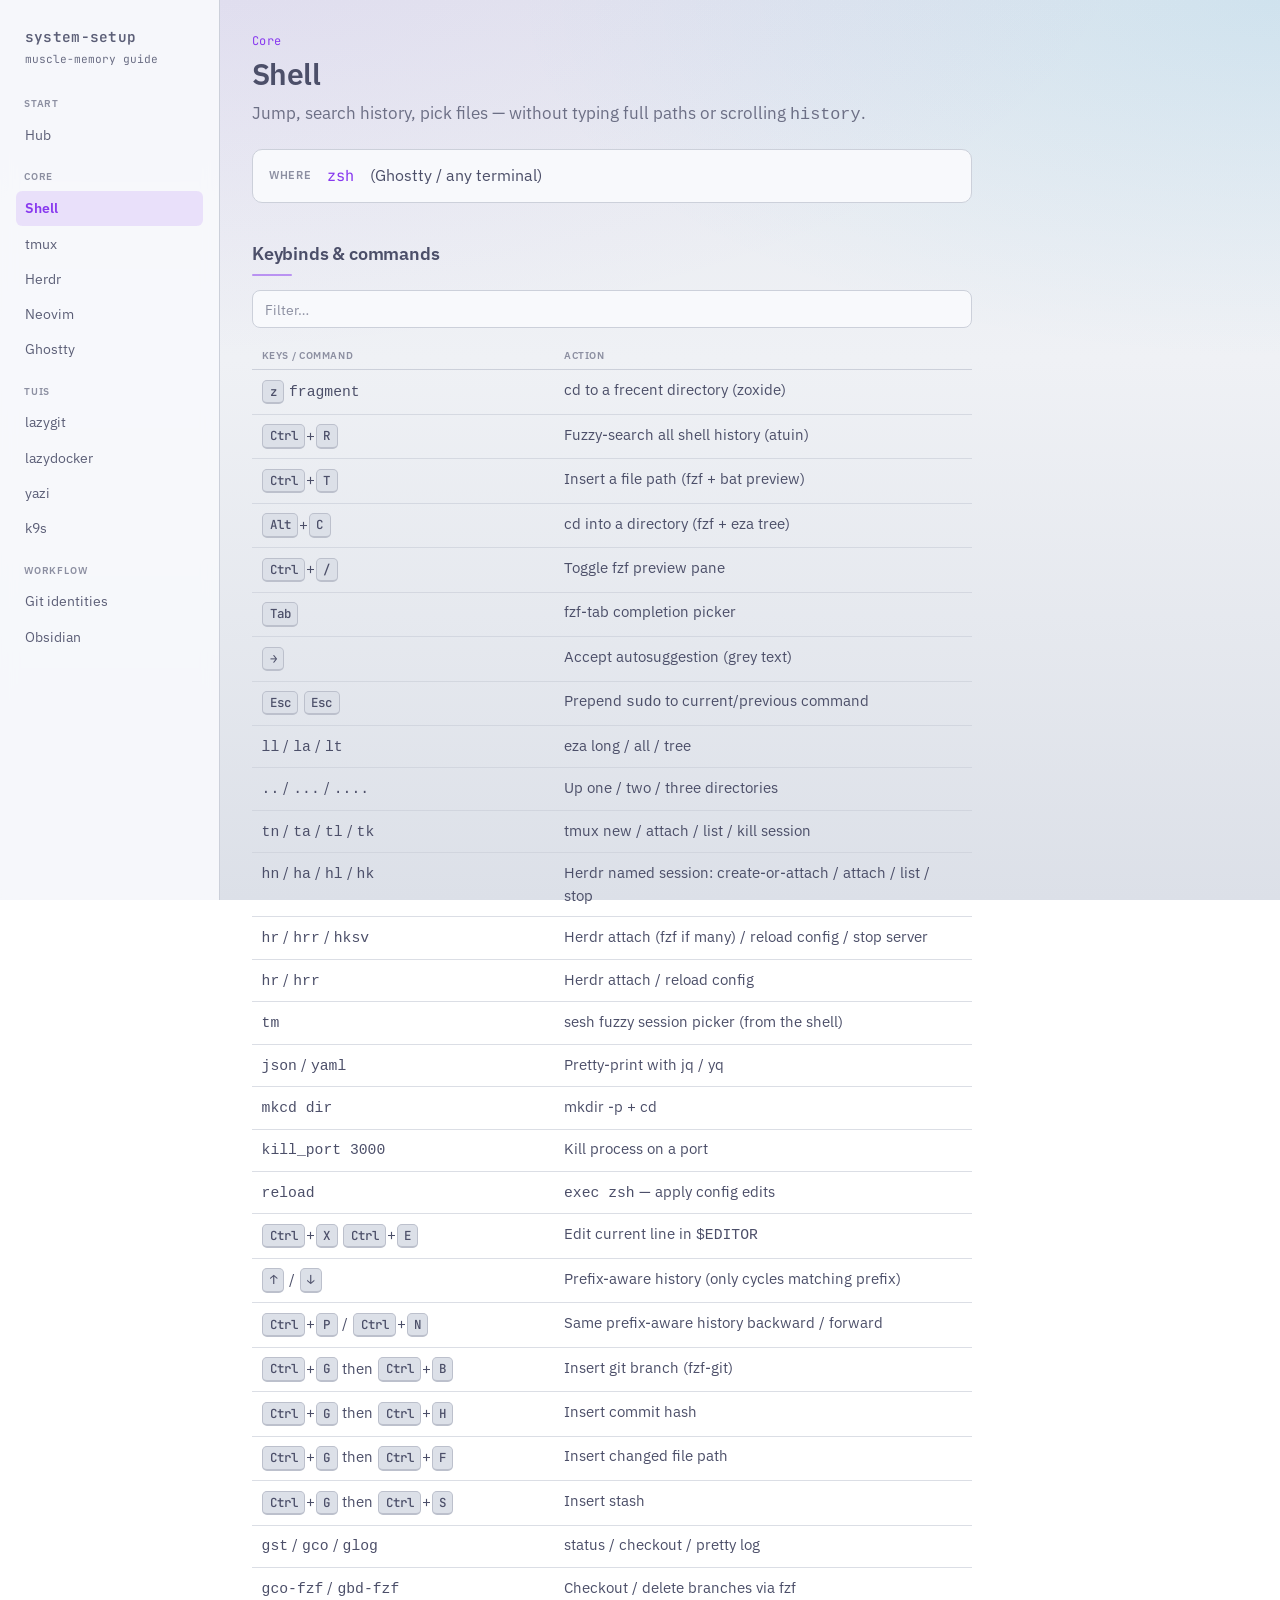
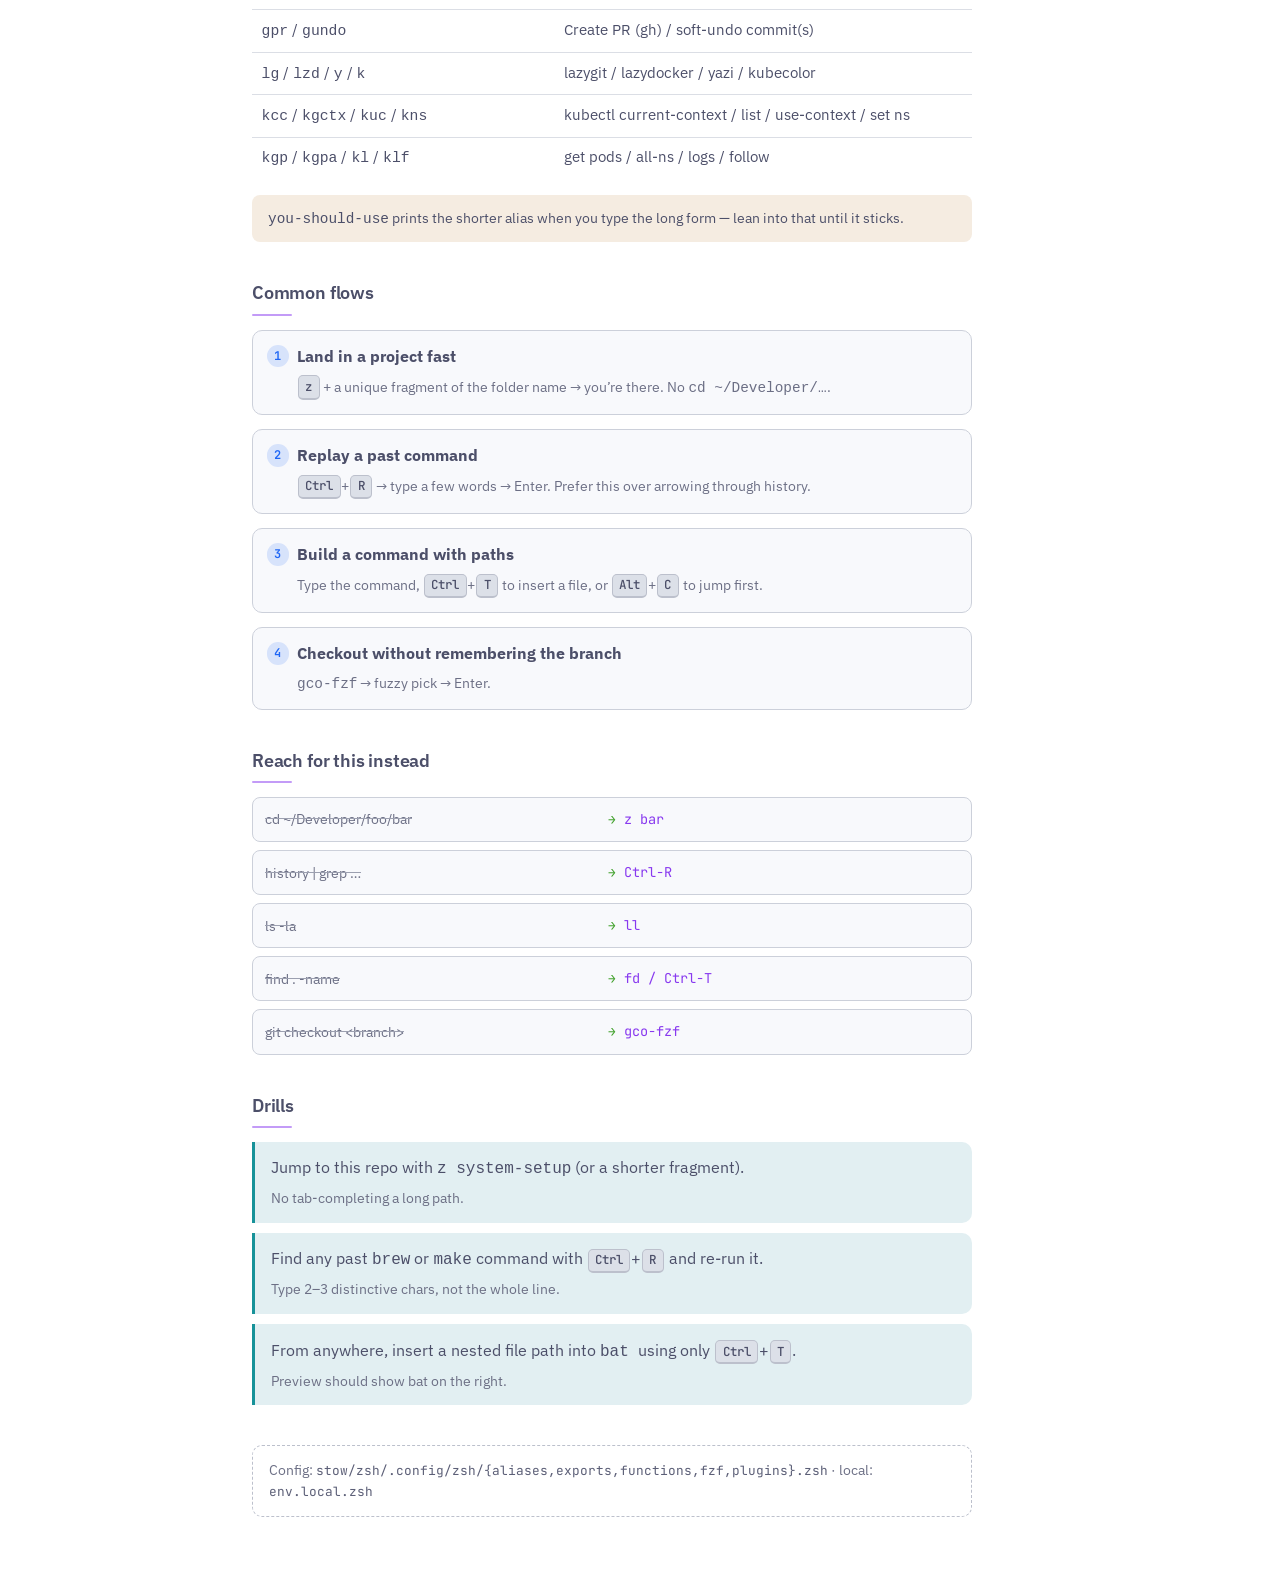
<file: docs/guide/shell.html>
<!DOCTYPE html>
<html lang="en">
<head>
  <meta charset="utf-8" />
  <meta name="viewport" content="width=device-width, initial-scale=1" />
  <title>Shell — muscle memory</title>
  <link rel="preconnect" href="https://fonts.googleapis.com" />
  <link rel="preconnect" href="https://fonts.gstatic.com" crossorigin />
  <link href="https://fonts.googleapis.com/css2?family=IBM+Plex+Sans:wght@400;500;600;700&family=JetBrains+Mono:wght@400;500;600&display=swap" rel="stylesheet" />
  <link rel="stylesheet" href="assets/guide.css" />
</head>
<body data-page="shell">
  <div class="layout">
    <nav class="nav" aria-label="Guide">
      <a class="nav-brand" href="index.html">system-setup<span>muscle-memory guide</span></a>
      <p class="nav-label">Start</p>
      <ul>
        <li><a href="index.html" data-page="index">Hub</a></li>
      </ul>
      <p class="nav-label">Core</p>
      <ul>
        <li><a href="shell.html" data-page="shell">Shell</a></li>
        <li><a href="tmux.html" data-page="tmux">tmux</a></li>
        <li><a href="herdr.html" data-page="herdr">Herdr</a></li>
        <li><a href="nvim.html" data-page="nvim">Neovim</a></li>
        <li><a href="ghostty.html" data-page="ghostty">Ghostty</a></li>
      </ul>
      <p class="nav-label">TUIs</p>
      <ul>
        <li><a href="lazygit.html" data-page="lazygit">lazygit</a></li>
        <li><a href="lazydocker.html" data-page="lazydocker">lazydocker</a></li>
        <li><a href="yazi.html" data-page="yazi">yazi</a></li>
        <li><a href="k9s.html" data-page="k9s">k9s</a></li>
      </ul>
      <p class="nav-label">Workflow</p>
      <ul>
        <li><a href="git.html" data-page="git">Git identities</a></li>
        <li><a href="obsidian.html" data-page="obsidian">Obsidian</a></li>
      </ul>
    </nav>

    <main class="main">
      <button type="button" class="mobile-nav-toggle" aria-label="Open navigation">Menu</button>
      <div class="content">
        <header class="page-header">
          <p class="eyebrow">Core</p>
          <h1>Shell</h1>
          <p class="lede">Jump, search history, pick files — without typing full paths or scrolling <code>history</code>.</p>
          <div class="launch">
            <span class="launch-label">Where</span>
            <code>zsh</code> (Ghostty / any terminal)
          </div>
        </header>

        <section>
          <h2>Keybinds &amp; commands</h2>
          <div class="toolbar">
            <input type="search" data-bind-filter placeholder="Filter…" aria-label="Filter keybinds" />
          </div>
          <table class="bind-table">
            <thead>
              <tr><th>Keys / command</th><th>Action</th></tr>
            </thead>
            <tbody>
              <tr data-bind-row><td class="keys"><kbd>z</kbd> <code>fragment</code></td><td>cd to a frecent directory (zoxide)</td></tr>
              <tr data-bind-row><td class="keys"><kbd>Ctrl</kbd>+<kbd>R</kbd></td><td>Fuzzy-search all shell history (atuin)</td></tr>
              <tr data-bind-row><td class="keys"><kbd>Ctrl</kbd>+<kbd>T</kbd></td><td>Insert a file path (fzf + bat preview)</td></tr>
              <tr data-bind-row><td class="keys"><kbd>Alt</kbd>+<kbd>C</kbd></td><td>cd into a directory (fzf + eza tree)</td></tr>
              <tr data-bind-row><td class="keys"><kbd>Ctrl</kbd>+<kbd>/</kbd></td><td>Toggle fzf preview pane</td></tr>
              <tr data-bind-row><td class="keys"><kbd>Tab</kbd></td><td>fzf-tab completion picker</td></tr>
              <tr data-bind-row><td class="keys"><kbd>→</kbd></td><td>Accept autosuggestion (grey text)</td></tr>
              <tr data-bind-row><td class="keys"><kbd>Esc</kbd> <kbd>Esc</kbd></td><td>Prepend <code>sudo</code> to current/previous command</td></tr>
              <tr data-bind-row><td class="keys"><code>ll</code> / <code>la</code> / <code>lt</code></td><td>eza long / all / tree</td></tr>
              <tr data-bind-row><td class="keys"><code>..</code> / <code>...</code> / <code>....</code></td><td>Up one / two / three directories</td></tr>
              <tr data-bind-row><td class="keys"><code>tn</code> / <code>ta</code> / <code>tl</code> / <code>tk</code></td><td>tmux new / attach / list / kill session</td></tr>
              <tr data-bind-row><td class="keys"><code>hn</code> / <code>ha</code> / <code>hl</code> / <code>hk</code></td><td>Herdr named session: create-or-attach / attach / list / stop</td></tr>
              <tr data-bind-row><td class="keys"><code>hr</code> / <code>hrr</code> / <code>hksv</code></td><td>Herdr attach (fzf if many) / reload config / stop server</td></tr>
              <tr data-bind-row><td class="keys"><code>hr</code> / <code>hrr</code></td><td>Herdr attach / reload config</td></tr>
              <tr data-bind-row><td class="keys"><code>tm</code></td><td>sesh fuzzy session picker (from the shell)</td></tr>
              <tr data-bind-row><td class="keys"><code>json</code> / <code>yaml</code></td><td>Pretty-print with jq / yq</td></tr>
              <tr data-bind-row><td class="keys"><code>mkcd dir</code></td><td>mkdir -p + cd</td></tr>
              <tr data-bind-row><td class="keys"><code>kill_port 3000</code></td><td>Kill process on a port</td></tr>
              <tr data-bind-row><td class="keys"><code>reload</code></td><td><code>exec zsh</code> — apply config edits</td></tr>
              <tr data-bind-row><td class="keys"><kbd>Ctrl</kbd>+<kbd>X</kbd> <kbd>Ctrl</kbd>+<kbd>E</kbd></td><td>Edit current line in <code>$EDITOR</code></td></tr>
              <tr data-bind-row><td class="keys"><kbd>↑</kbd> / <kbd>↓</kbd></td><td>Prefix-aware history (only cycles matching prefix)</td></tr>
              <tr data-bind-row><td class="keys"><kbd>Ctrl</kbd>+<kbd>P</kbd> / <kbd>Ctrl</kbd>+<kbd>N</kbd></td><td>Same prefix-aware history backward / forward</td></tr>
              <tr data-bind-row><td class="keys"><kbd>Ctrl</kbd>+<kbd>G</kbd> then <kbd>Ctrl</kbd>+<kbd>B</kbd></td><td>Insert git branch (fzf-git)</td></tr>
              <tr data-bind-row><td class="keys"><kbd>Ctrl</kbd>+<kbd>G</kbd> then <kbd>Ctrl</kbd>+<kbd>H</kbd></td><td>Insert commit hash</td></tr>
              <tr data-bind-row><td class="keys"><kbd>Ctrl</kbd>+<kbd>G</kbd> then <kbd>Ctrl</kbd>+<kbd>F</kbd></td><td>Insert changed file path</td></tr>
              <tr data-bind-row><td class="keys"><kbd>Ctrl</kbd>+<kbd>G</kbd> then <kbd>Ctrl</kbd>+<kbd>S</kbd></td><td>Insert stash</td></tr>
              <tr data-bind-row><td class="keys"><code>gst</code> / <code>gco</code> / <code>glog</code></td><td>status / checkout / pretty log</td></tr>
              <tr data-bind-row><td class="keys"><code>gco-fzf</code> / <code>gbd-fzf</code></td><td>Checkout / delete branches via fzf</td></tr>
              <tr data-bind-row><td class="keys"><code>gpr</code> / <code>gundo</code></td><td>Create PR (gh) / soft-undo commit(s)</td></tr>
              <tr data-bind-row><td class="keys"><code>lg</code> / <code>lzd</code> / <code>y</code> / <code>k</code></td><td>lazygit / lazydocker / yazi / kubecolor</td></tr>
              <tr data-bind-row><td class="keys"><code>kcc</code> / <code>kgctx</code> / <code>kuc</code> / <code>kns</code></td><td>kubectl current-context / list / use-context / set ns</td></tr>
              <tr data-bind-row><td class="keys"><code>kgp</code> / <code>kgpa</code> / <code>kl</code> / <code>klf</code></td><td>get pods / all-ns / logs / follow</td></tr>
            </tbody>
          </table>
          <p class="tip"><code>you-should-use</code> prints the shorter alias when you type the long form — lean into that until it sticks.</p>
        </section>

        <section>
          <h2>Common flows</h2>
          <ol class="flows">
            <li>
              <strong>Land in a project fast</strong>
              <p class="steps"><kbd>z</kbd> + a unique fragment of the folder name → you’re there. No <code>cd ~/Developer/…</code>.</p>
            </li>
            <li>
              <strong>Replay a past command</strong>
              <p class="steps"><kbd>Ctrl</kbd>+<kbd>R</kbd> → type a few words → Enter. Prefer this over arrowing through history.</p>
            </li>
            <li>
              <strong>Build a command with paths</strong>
              <p class="steps">Type the command, <kbd>Ctrl</kbd>+<kbd>T</kbd> to insert a file, or <kbd>Alt</kbd>+<kbd>C</kbd> to jump first.</p>
            </li>
            <li>
              <strong>Checkout without remembering the branch</strong>
              <p class="steps"><code>gco-fzf</code> → fuzzy pick → Enter.</p>
            </li>
          </ol>
        </section>

        <section>
          <h2>Reach for this instead</h2>
          <ul class="instead">
            <li><span class="old">cd ~/Developer/foo/bar</span><span class="arrow">→</span><span class="new">z bar</span></li>
            <li><span class="old">history | grep …</span><span class="arrow">→</span><span class="new">Ctrl-R</span></li>
            <li><span class="old">ls -la</span><span class="arrow">→</span><span class="new">ll</span></li>
            <li><span class="old">find . -name</span><span class="arrow">→</span><span class="new">fd / Ctrl-T</span></li>
            <li><span class="old">git checkout &lt;branch&gt;</span><span class="arrow">→</span><span class="new">gco-fzf</span></li>
          </ul>
        </section>

        <section>
          <h2>Drills</h2>
          <ul class="drills">
            <li>Jump to this repo with <code>z system-setup</code> (or a shorter fragment). <span class="hint">No tab-completing a long path.</span></li>
            <li>Find any past <code>brew</code> or <code>make</code> command with <kbd>Ctrl</kbd>+<kbd>R</kbd> and re-run it. <span class="hint">Type 2–3 distinctive chars, not the whole line.</span></li>
            <li>From anywhere, insert a nested file path into <code>bat </code> using only <kbd>Ctrl</kbd>+<kbd>T</kbd>. <span class="hint">Preview should show bat on the right.</span></li>
          </ul>
        </section>

        <p class="config-ptr">
          Config: <code>stow/zsh/.config/zsh/{aliases,exports,functions,fzf,plugins}.zsh</code> · local: <code>env.local.zsh</code>
        </p>
      </div>
    </main>
  </div>
  <script src="assets/guide.js"></script>
</body>
</html>
</file>
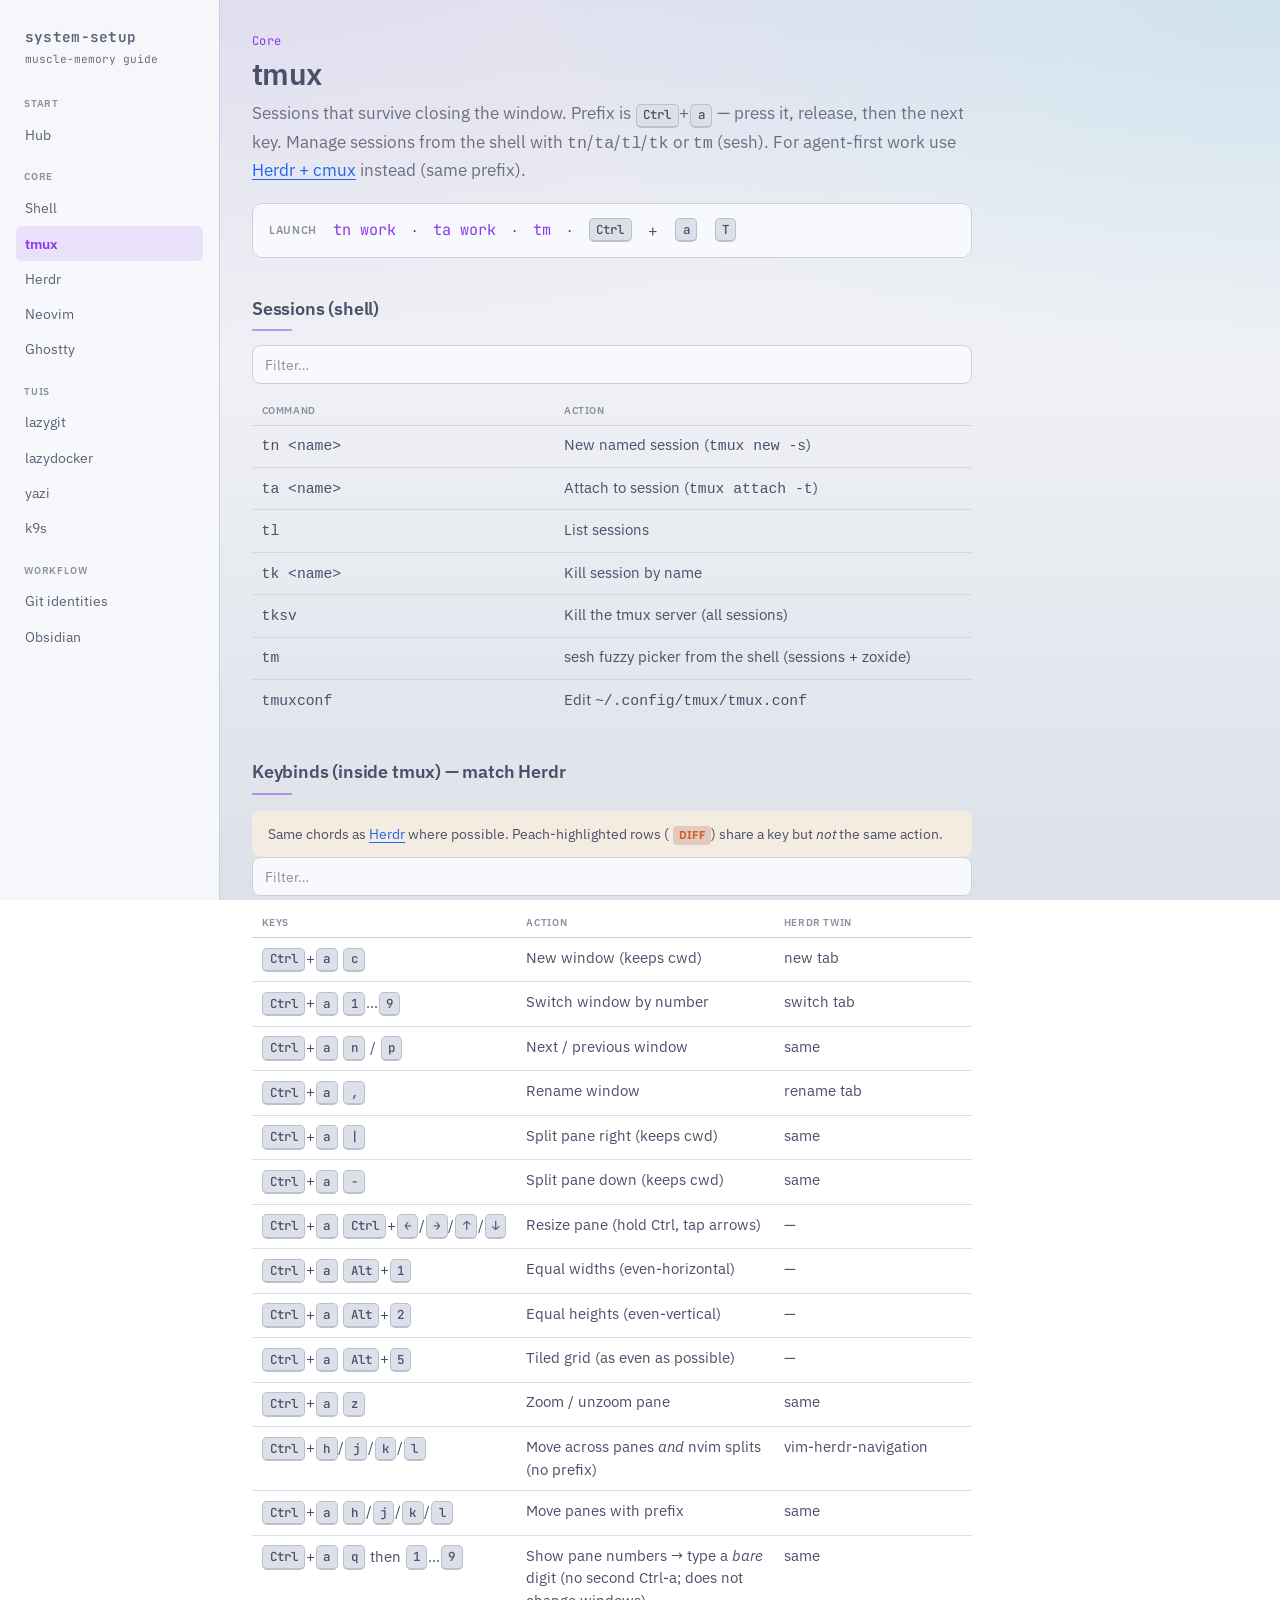
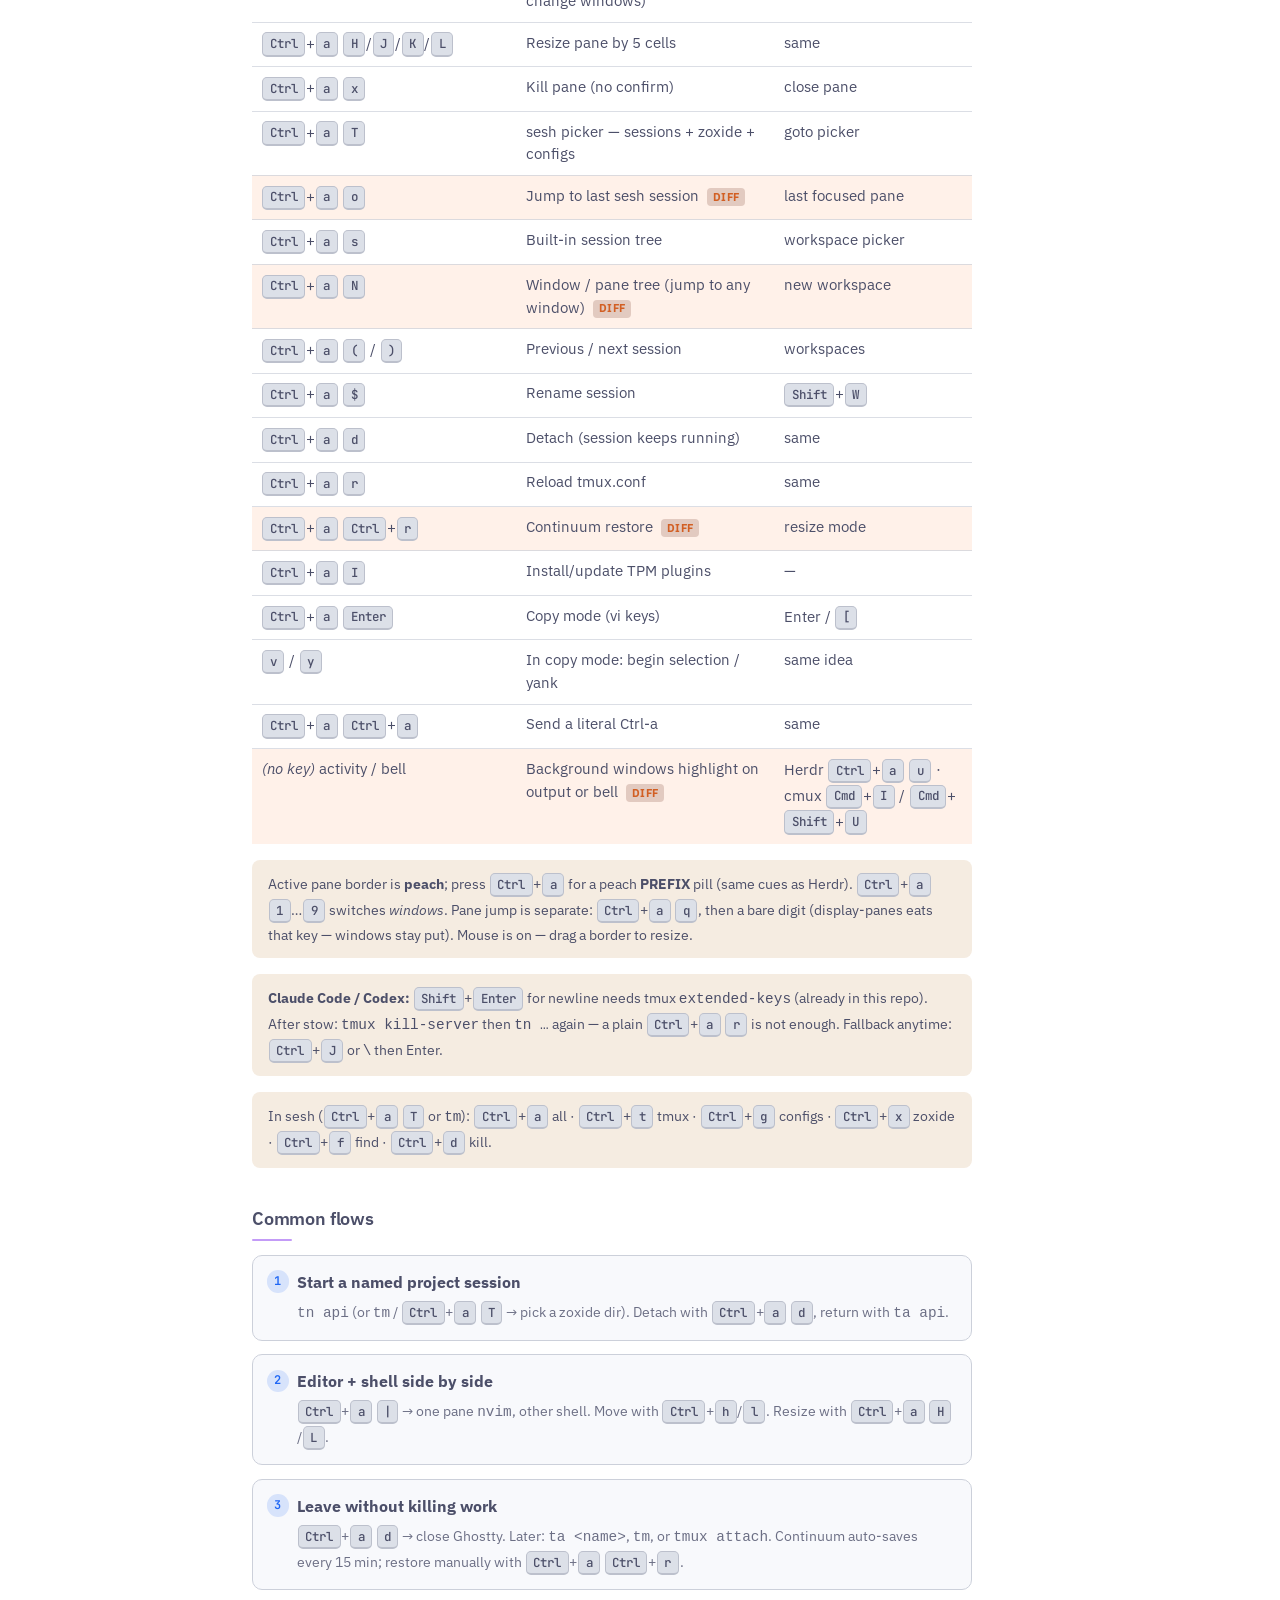
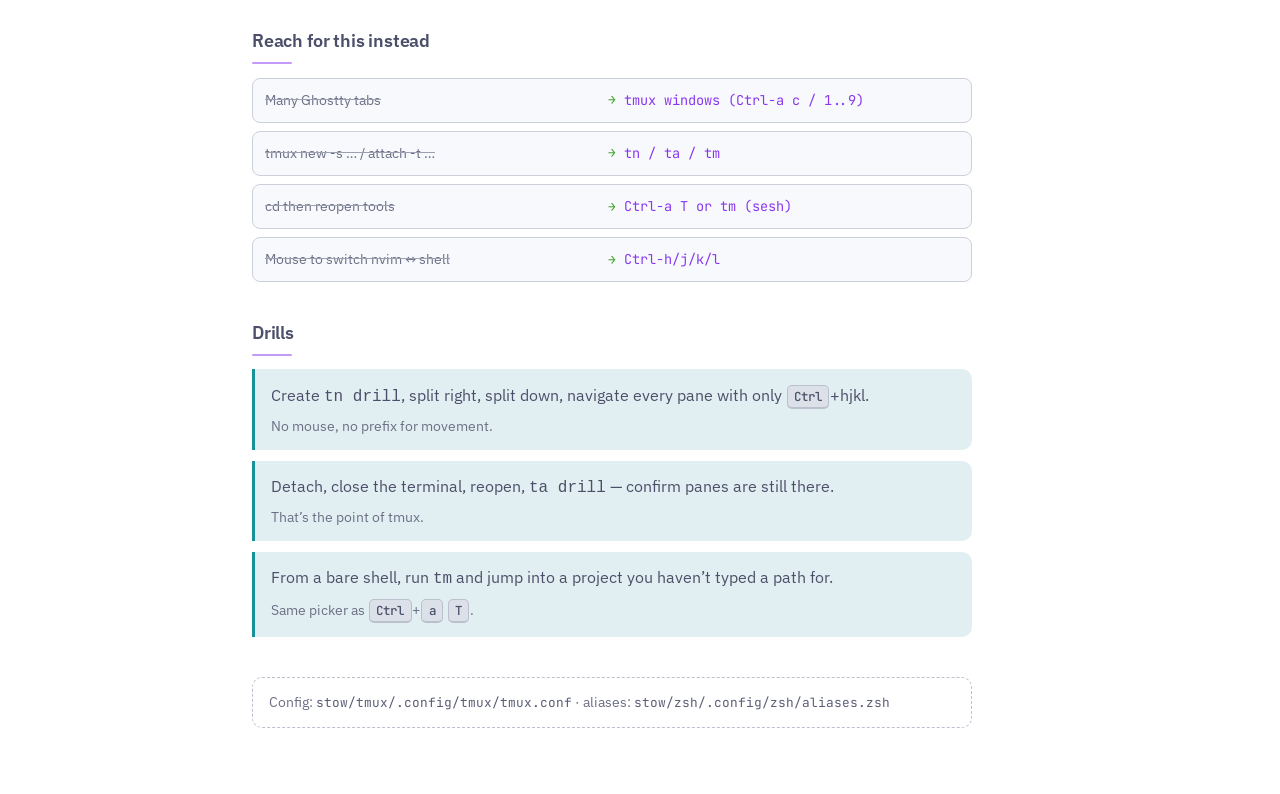
<file: docs/guide/tmux.html>
<!DOCTYPE html>
<html lang="en">
<head>
  <meta charset="utf-8" />
  <meta name="viewport" content="width=device-width, initial-scale=1" />
  <title>tmux — muscle memory</title>
  <link rel="preconnect" href="https://fonts.googleapis.com" />
  <link rel="preconnect" href="https://fonts.gstatic.com" crossorigin />
  <link href="https://fonts.googleapis.com/css2?family=IBM+Plex+Sans:wght@400;500;600;700&family=JetBrains+Mono:wght@400;500;600&display=swap" rel="stylesheet" />
  <link rel="stylesheet" href="assets/guide.css" />
</head>
<body data-page="tmux">
  <div class="layout">
    <nav class="nav" aria-label="Guide">
      <a class="nav-brand" href="index.html">system-setup<span>muscle-memory guide</span></a>
      <p class="nav-label">Start</p>
      <ul>
        <li><a href="index.html" data-page="index">Hub</a></li>
      </ul>
      <p class="nav-label">Core</p>
      <ul>
        <li><a href="shell.html" data-page="shell">Shell</a></li>
        <li><a href="tmux.html" data-page="tmux">tmux</a></li>
        <li><a href="herdr.html" data-page="herdr">Herdr</a></li>
        <li><a href="nvim.html" data-page="nvim">Neovim</a></li>
        <li><a href="ghostty.html" data-page="ghostty">Ghostty</a></li>
      </ul>
      <p class="nav-label">TUIs</p>
      <ul>
        <li><a href="lazygit.html" data-page="lazygit">lazygit</a></li>
        <li><a href="lazydocker.html" data-page="lazydocker">lazydocker</a></li>
        <li><a href="yazi.html" data-page="yazi">yazi</a></li>
        <li><a href="k9s.html" data-page="k9s">k9s</a></li>
      </ul>
      <p class="nav-label">Workflow</p>
      <ul>
        <li><a href="git.html" data-page="git">Git identities</a></li>
        <li><a href="obsidian.html" data-page="obsidian">Obsidian</a></li>
      </ul>
    </nav>

    <main class="main">
      <button type="button" class="mobile-nav-toggle" aria-label="Open navigation">Menu</button>
      <div class="content">
        <header class="page-header">
          <p class="eyebrow">Core</p>
          <h1>tmux</h1>
          <p class="lede">Sessions that survive closing the window. Prefix is <kbd>Ctrl</kbd>+<kbd>a</kbd> — press it, release, then the next key. Manage sessions from the shell with <code>tn</code>/<code>ta</code>/<code>tl</code>/<code>tk</code> or <code>tm</code> (sesh). For agent-first work use <a href="herdr.html">Herdr + cmux</a> instead (same prefix).</p>
          <div class="launch">
            <span class="launch-label">Launch</span>
            <code>tn work</code> · <code>ta work</code> · <code>tm</code> · <kbd>Ctrl</kbd>+<kbd>a</kbd> <kbd>T</kbd>
          </div>
        </header>

        <section>
          <h2>Sessions (shell)</h2>
          <div class="toolbar">
            <input type="search" data-bind-filter placeholder="Filter…" aria-label="Filter keybinds" />
          </div>
          <table class="bind-table">
            <thead>
              <tr><th>Command</th><th>Action</th></tr>
            </thead>
            <tbody>
              <tr data-bind-row><td class="keys"><code>tn &lt;name&gt;</code></td><td>New named session (<code>tmux new -s</code>)</td></tr>
              <tr data-bind-row><td class="keys"><code>ta &lt;name&gt;</code></td><td>Attach to session (<code>tmux attach -t</code>)</td></tr>
              <tr data-bind-row><td class="keys"><code>tl</code></td><td>List sessions</td></tr>
              <tr data-bind-row><td class="keys"><code>tk &lt;name&gt;</code></td><td>Kill session by name</td></tr>
              <tr data-bind-row><td class="keys"><code>tksv</code></td><td>Kill the tmux server (all sessions)</td></tr>
              <tr data-bind-row><td class="keys"><code>tm</code></td><td>sesh fuzzy picker from the shell (sessions + zoxide)</td></tr>
              <tr data-bind-row><td class="keys"><code>tmuxconf</code></td><td>Edit <code>~/.config/tmux/tmux.conf</code></td></tr>
            </tbody>
          </table>
        </section>

        <section>
          <h2>Keybinds (inside tmux) — match Herdr</h2>
          <p class="tip">Same chords as <a href="herdr.html">Herdr</a> where possible. Peach-highlighted rows (<span class="diff">diff</span>) share a key but <em>not</em> the same action.</p>
          <div class="toolbar">
            <input type="search" data-bind-filter placeholder="Filter…" aria-label="Filter keybinds" />
          </div>
          <table class="bind-table cols-3">
            <thead>
              <tr><th>Keys</th><th>Action</th><th>Herdr twin</th></tr>
            </thead>
            <tbody>
              <tr data-bind-row><td class="keys"><kbd>Ctrl</kbd>+<kbd>a</kbd> <kbd>c</kbd></td><td>New window (keeps cwd)</td><td>new tab</td></tr>
              <tr data-bind-row><td class="keys"><kbd>Ctrl</kbd>+<kbd>a</kbd> <kbd>1</kbd>…<kbd>9</kbd></td><td>Switch window by number</td><td>switch tab</td></tr>
              <tr data-bind-row><td class="keys"><kbd>Ctrl</kbd>+<kbd>a</kbd> <kbd>n</kbd> / <kbd>p</kbd></td><td>Next / previous window</td><td>same</td></tr>
              <tr data-bind-row><td class="keys"><kbd>Ctrl</kbd>+<kbd>a</kbd> <kbd>,</kbd></td><td>Rename window</td><td>rename tab</td></tr>
              <tr data-bind-row><td class="keys"><kbd>Ctrl</kbd>+<kbd>a</kbd> <kbd>|</kbd></td><td>Split pane right (keeps cwd)</td><td>same</td></tr>
              <tr data-bind-row><td class="keys"><kbd>Ctrl</kbd>+<kbd>a</kbd> <kbd>-</kbd></td><td>Split pane down (keeps cwd)</td><td>same</td></tr>
              <tr data-bind-row><td class="keys"><kbd>Ctrl</kbd>+<kbd>a</kbd> <kbd>Ctrl</kbd>+<kbd>←</kbd>/<kbd>→</kbd>/<kbd>↑</kbd>/<kbd>↓</kbd></td><td>Resize pane (hold Ctrl, tap arrows)</td><td>—</td></tr>
              <tr data-bind-row><td class="keys"><kbd>Ctrl</kbd>+<kbd>a</kbd> <kbd>Alt</kbd>+<kbd>1</kbd></td><td>Equal widths (even-horizontal)</td><td>—</td></tr>
              <tr data-bind-row><td class="keys"><kbd>Ctrl</kbd>+<kbd>a</kbd> <kbd>Alt</kbd>+<kbd>2</kbd></td><td>Equal heights (even-vertical)</td><td>—</td></tr>
              <tr data-bind-row><td class="keys"><kbd>Ctrl</kbd>+<kbd>a</kbd> <kbd>Alt</kbd>+<kbd>5</kbd></td><td>Tiled grid (as even as possible)</td><td>—</td></tr>
              <tr data-bind-row><td class="keys"><kbd>Ctrl</kbd>+<kbd>a</kbd> <kbd>z</kbd></td><td>Zoom / unzoom pane</td><td>same</td></tr>
              <tr data-bind-row><td class="keys"><kbd>Ctrl</kbd>+<kbd>h</kbd>/<kbd>j</kbd>/<kbd>k</kbd>/<kbd>l</kbd></td><td>Move across panes <em>and</em> nvim splits (no prefix)</td><td>vim-herdr-navigation</td></tr>
              <tr data-bind-row><td class="keys"><kbd>Ctrl</kbd>+<kbd>a</kbd> <kbd>h</kbd>/<kbd>j</kbd>/<kbd>k</kbd>/<kbd>l</kbd></td><td>Move panes with prefix</td><td>same</td></tr>
              <tr data-bind-row><td class="keys"><kbd>Ctrl</kbd>+<kbd>a</kbd> <kbd>q</kbd> then <kbd>1</kbd>…<kbd>9</kbd></td><td>Show pane numbers → type a <em>bare</em> digit (no second Ctrl-a; does not change windows)</td><td>same</td></tr>
              <tr data-bind-row><td class="keys"><kbd>Ctrl</kbd>+<kbd>a</kbd> <kbd>H</kbd>/<kbd>J</kbd>/<kbd>K</kbd>/<kbd>L</kbd></td><td>Resize pane by 5 cells</td><td>same</td></tr>
              <tr data-bind-row><td class="keys"><kbd>Ctrl</kbd>+<kbd>a</kbd> <kbd>x</kbd></td><td>Kill pane (no confirm)</td><td>close pane</td></tr>
              <tr data-bind-row><td class="keys"><kbd>Ctrl</kbd>+<kbd>a</kbd> <kbd>T</kbd></td><td>sesh picker — sessions + zoxide + configs</td><td>goto picker</td></tr>
              <tr data-bind-row class="bind-diff"><td class="keys"><kbd>Ctrl</kbd>+<kbd>a</kbd> <kbd>o</kbd></td><td>Jump to last sesh session <span class="diff">diff</span></td><td>last focused pane</td></tr>
              <tr data-bind-row><td class="keys"><kbd>Ctrl</kbd>+<kbd>a</kbd> <kbd>s</kbd></td><td>Built-in session tree</td><td>workspace picker</td></tr>
              <tr data-bind-row class="bind-diff"><td class="keys"><kbd>Ctrl</kbd>+<kbd>a</kbd> <kbd>N</kbd></td><td>Window / pane tree (jump to any window) <span class="diff">diff</span></td><td>new workspace</td></tr>
              <tr data-bind-row><td class="keys"><kbd>Ctrl</kbd>+<kbd>a</kbd> <kbd>(</kbd> / <kbd>)</kbd></td><td>Previous / next session</td><td>workspaces</td></tr>
              <tr data-bind-row><td class="keys"><kbd>Ctrl</kbd>+<kbd>a</kbd> <kbd>$</kbd></td><td>Rename session</td><td><kbd>Shift</kbd>+<kbd>W</kbd></td></tr>
              <tr data-bind-row><td class="keys"><kbd>Ctrl</kbd>+<kbd>a</kbd> <kbd>d</kbd></td><td>Detach (session keeps running)</td><td>same</td></tr>
              <tr data-bind-row><td class="keys"><kbd>Ctrl</kbd>+<kbd>a</kbd> <kbd>r</kbd></td><td>Reload tmux.conf</td><td>same</td></tr>
              <tr data-bind-row class="bind-diff"><td class="keys"><kbd>Ctrl</kbd>+<kbd>a</kbd> <kbd>Ctrl</kbd>+<kbd>r</kbd></td><td>Continuum restore <span class="diff">diff</span></td><td>resize mode</td></tr>
              <tr data-bind-row><td class="keys"><kbd>Ctrl</kbd>+<kbd>a</kbd> <kbd>I</kbd></td><td>Install/update TPM plugins</td><td>—</td></tr>
              <tr data-bind-row><td class="keys"><kbd>Ctrl</kbd>+<kbd>a</kbd> <kbd>Enter</kbd></td><td>Copy mode (vi keys)</td><td>Enter / <kbd>[</kbd></td></tr>
              <tr data-bind-row><td class="keys"><kbd>v</kbd> / <kbd>y</kbd></td><td>In copy mode: begin selection / yank</td><td>same idea</td></tr>
              <tr data-bind-row><td class="keys"><kbd>Ctrl</kbd>+<kbd>a</kbd> <kbd>Ctrl</kbd>+<kbd>a</kbd></td><td>Send a literal Ctrl-a</td><td>same</td></tr>
              <tr data-bind-row class="bind-diff"><td class="keys"><em>(no key)</em> activity / bell</td><td>Background windows highlight on output or bell <span class="diff">diff</span></td><td>Herdr <kbd>Ctrl</kbd>+<kbd>a</kbd> <kbd>u</kbd> · cmux <kbd>Cmd</kbd>+<kbd>I</kbd> / <kbd>Cmd</kbd>+<kbd>Shift</kbd>+<kbd>U</kbd></td></tr>
            </tbody>
          </table>
          <p class="tip">Active pane border is <strong>peach</strong>; press <kbd>Ctrl</kbd>+<kbd>a</kbd> for a peach <strong>PREFIX</strong> pill (same cues as Herdr). <kbd>Ctrl</kbd>+<kbd>a</kbd> <kbd>1</kbd>…<kbd>9</kbd> switches <em>windows</em>. Pane jump is separate: <kbd>Ctrl</kbd>+<kbd>a</kbd> <kbd>q</kbd>, then a bare digit (display-panes eats that key — windows stay put). Mouse is on — drag a border to resize.</p>
          <p class="tip"><strong>Claude Code / Codex:</strong> <kbd>Shift</kbd>+<kbd>Enter</kbd> for newline needs tmux <code>extended-keys</code> (already in this repo). After stow: <code>tmux kill-server</code> then <code>tn …</code> again — a plain <kbd>Ctrl</kbd>+<kbd>a</kbd> <kbd>r</kbd> is not enough. Fallback anytime: <kbd>Ctrl</kbd>+<kbd>J</kbd> or <code>\</code> then Enter.</p>
          <p class="tip">In sesh (<kbd>Ctrl</kbd>+<kbd>a</kbd> <kbd>T</kbd> or <code>tm</code>): <kbd>Ctrl</kbd>+<kbd>a</kbd> all · <kbd>Ctrl</kbd>+<kbd>t</kbd> tmux · <kbd>Ctrl</kbd>+<kbd>g</kbd> configs · <kbd>Ctrl</kbd>+<kbd>x</kbd> zoxide · <kbd>Ctrl</kbd>+<kbd>f</kbd> find · <kbd>Ctrl</kbd>+<kbd>d</kbd> kill.</p>
        </section>

        <section>
          <h2>Common flows</h2>
          <ol class="flows">
            <li>
              <strong>Start a named project session</strong>
              <p class="steps"><code>tn api</code> (or <code>tm</code> / <kbd>Ctrl</kbd>+<kbd>a</kbd> <kbd>T</kbd> → pick a zoxide dir). Detach with <kbd>Ctrl</kbd>+<kbd>a</kbd> <kbd>d</kbd>, return with <code>ta api</code>.</p>
            </li>
            <li>
              <strong>Editor + shell side by side</strong>
              <p class="steps"><kbd>Ctrl</kbd>+<kbd>a</kbd> <kbd>|</kbd> → one pane <code>nvim</code>, other shell. Move with <kbd>Ctrl</kbd>+<kbd>h</kbd>/<kbd>l</kbd>. Resize with <kbd>Ctrl</kbd>+<kbd>a</kbd> <kbd>H</kbd>/<kbd>L</kbd>.</p>
            </li>
            <li>
              <strong>Leave without killing work</strong>
              <p class="steps"><kbd>Ctrl</kbd>+<kbd>a</kbd> <kbd>d</kbd> → close Ghostty. Later: <code>ta &lt;name&gt;</code>, <code>tm</code>, or <code>tmux attach</code>. Continuum auto-saves every 15 min; restore manually with <kbd>Ctrl</kbd>+<kbd>a</kbd> <kbd>Ctrl</kbd>+<kbd>r</kbd>.</p>
            </li>
          </ol>
        </section>

        <section>
          <h2>Reach for this instead</h2>
          <ul class="instead">
            <li><span class="old">Many Ghostty tabs</span><span class="arrow">→</span><span class="new">tmux windows (Ctrl-a c / 1..9)</span></li>
            <li><span class="old">tmux new -s … / attach -t …</span><span class="arrow">→</span><span class="new">tn / ta / tm</span></li>
            <li><span class="old">cd then reopen tools</span><span class="arrow">→</span><span class="new">Ctrl-a T or tm (sesh)</span></li>
            <li><span class="old">Mouse to switch nvim ↔ shell</span><span class="arrow">→</span><span class="new">Ctrl-h/j/k/l</span></li>
          </ul>
        </section>

        <section>
          <h2>Drills</h2>
          <ul class="drills">
            <li>Create <code>tn drill</code>, split right, split down, navigate every pane with only <kbd>Ctrl</kbd>+hjkl. <span class="hint">No mouse, no prefix for movement.</span></li>
            <li>Detach, close the terminal, reopen, <code>ta drill</code> — confirm panes are still there. <span class="hint">That’s the point of tmux.</span></li>
            <li>From a bare shell, run <code>tm</code> and jump into a project you haven’t typed a path for. <span class="hint">Same picker as <kbd>Ctrl</kbd>+<kbd>a</kbd> <kbd>T</kbd>.</span></li>
          </ul>
        </section>

        <p class="config-ptr">
          Config: <code>stow/tmux/.config/tmux/tmux.conf</code> · aliases: <code>stow/zsh/.config/zsh/aliases.zsh</code>
        </p>
      </div>
    </main>
  </div>
  <script src="assets/guide.js"></script>
</body>
</html>
</file>
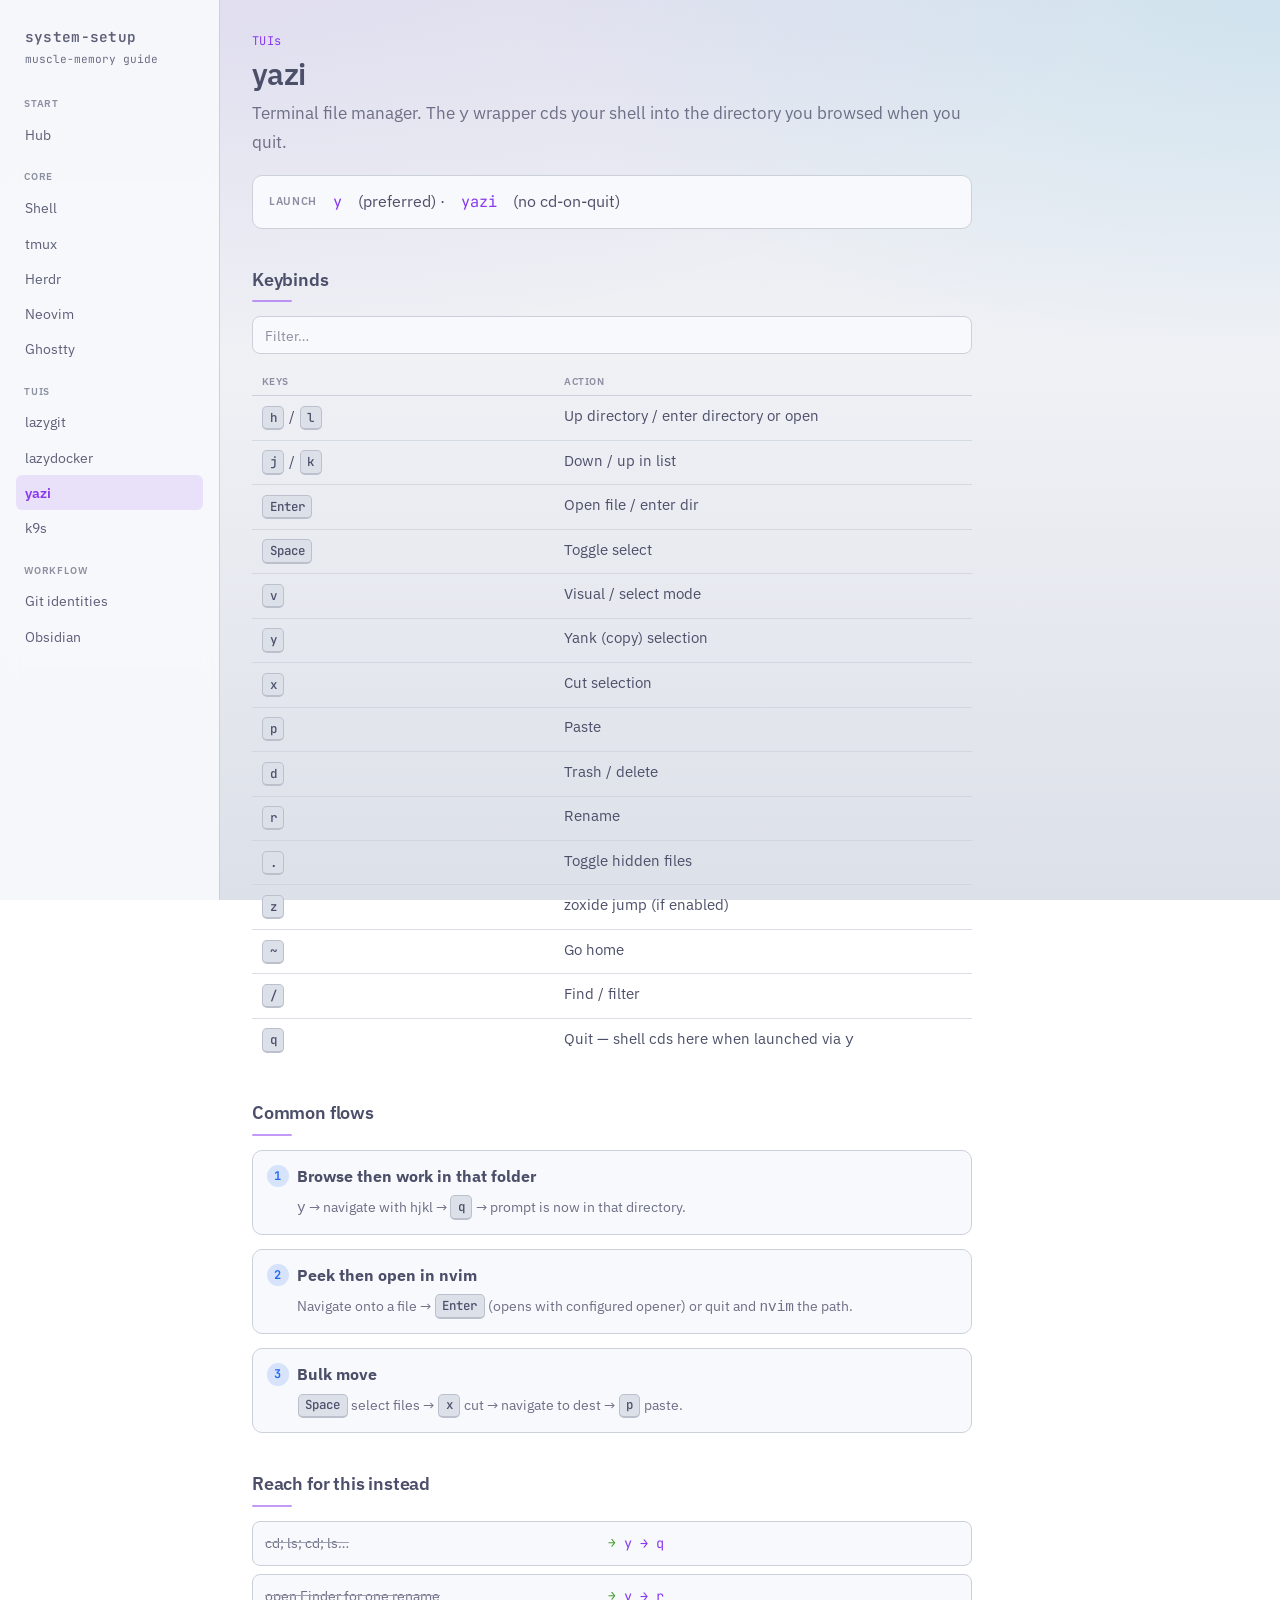
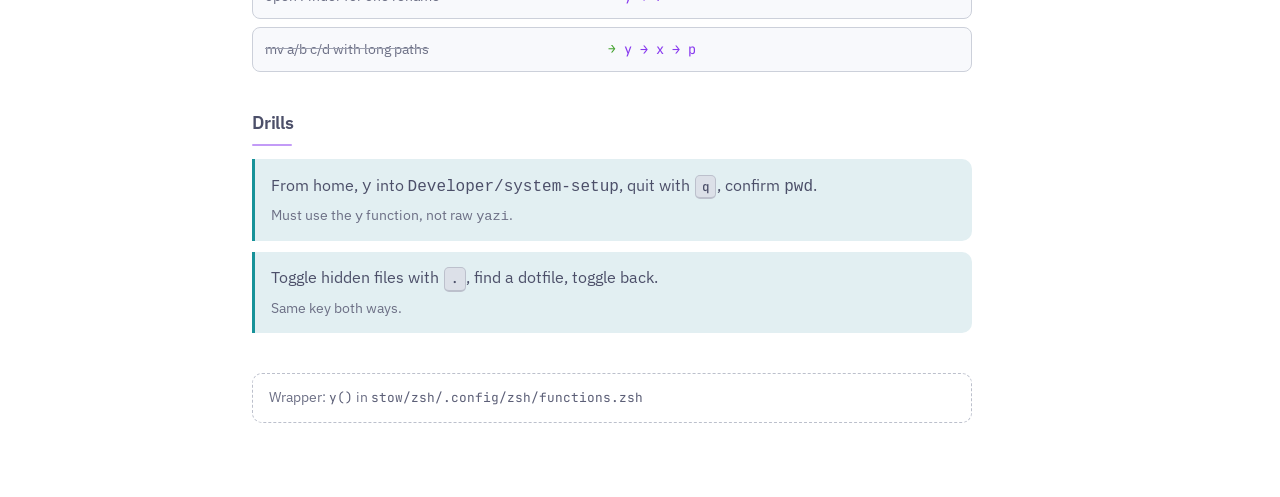
<file: docs/guide/yazi.html>
<!DOCTYPE html>
<html lang="en">
<head>
  <meta charset="utf-8" />
  <meta name="viewport" content="width=device-width, initial-scale=1" />
  <title>yazi — muscle memory</title>
  <link rel="preconnect" href="https://fonts.googleapis.com" />
  <link rel="preconnect" href="https://fonts.gstatic.com" crossorigin />
  <link href="https://fonts.googleapis.com/css2?family=IBM+Plex+Sans:wght@400;500;600;700&family=JetBrains+Mono:wght@400;500;600&display=swap" rel="stylesheet" />
  <link rel="stylesheet" href="assets/guide.css" />
</head>
<body data-page="yazi">
  <div class="layout">
    <nav class="nav" aria-label="Guide">
      <a class="nav-brand" href="index.html">system-setup<span>muscle-memory guide</span></a>
      <p class="nav-label">Start</p>
      <ul>
        <li><a href="index.html" data-page="index">Hub</a></li>
      </ul>
      <p class="nav-label">Core</p>
      <ul>
        <li><a href="shell.html" data-page="shell">Shell</a></li>
        <li><a href="tmux.html" data-page="tmux">tmux</a></li>
        <li><a href="herdr.html" data-page="herdr">Herdr</a></li>
        <li><a href="nvim.html" data-page="nvim">Neovim</a></li>
        <li><a href="ghostty.html" data-page="ghostty">Ghostty</a></li>
      </ul>
      <p class="nav-label">TUIs</p>
      <ul>
        <li><a href="lazygit.html" data-page="lazygit">lazygit</a></li>
        <li><a href="lazydocker.html" data-page="lazydocker">lazydocker</a></li>
        <li><a href="yazi.html" data-page="yazi">yazi</a></li>
        <li><a href="k9s.html" data-page="k9s">k9s</a></li>
      </ul>
      <p class="nav-label">Workflow</p>
      <ul>
        <li><a href="git.html" data-page="git">Git identities</a></li>
        <li><a href="obsidian.html" data-page="obsidian">Obsidian</a></li>
      </ul>
    </nav>

    <main class="main">
      <button type="button" class="mobile-nav-toggle" aria-label="Open navigation">Menu</button>
      <div class="content">
        <header class="page-header">
          <p class="eyebrow">TUIs</p>
          <h1>yazi</h1>
          <p class="lede">Terminal file manager. The <code>y</code> wrapper cds your shell into the directory you browsed when you quit.</p>
          <div class="launch">
            <span class="launch-label">Launch</span>
            <code>y</code> (preferred) · <code>yazi</code> (no cd-on-quit)
          </div>
        </header>

        <section>
          <h2>Keybinds</h2>
          <div class="toolbar">
            <input type="search" data-bind-filter placeholder="Filter…" aria-label="Filter keybinds" />
          </div>
          <table class="bind-table">
            <thead>
              <tr><th>Keys</th><th>Action</th></tr>
            </thead>
            <tbody>
              <tr data-bind-row><td class="keys"><kbd>h</kbd> / <kbd>l</kbd></td><td>Up directory / enter directory or open</td></tr>
              <tr data-bind-row><td class="keys"><kbd>j</kbd> / <kbd>k</kbd></td><td>Down / up in list</td></tr>
              <tr data-bind-row><td class="keys"><kbd>Enter</kbd></td><td>Open file / enter dir</td></tr>
              <tr data-bind-row><td class="keys"><kbd>Space</kbd></td><td>Toggle select</td></tr>
              <tr data-bind-row><td class="keys"><kbd>v</kbd></td><td>Visual / select mode</td></tr>
              <tr data-bind-row><td class="keys"><kbd>y</kbd></td><td>Yank (copy) selection</td></tr>
              <tr data-bind-row><td class="keys"><kbd>x</kbd></td><td>Cut selection</td></tr>
              <tr data-bind-row><td class="keys"><kbd>p</kbd></td><td>Paste</td></tr>
              <tr data-bind-row><td class="keys"><kbd>d</kbd></td><td>Trash / delete</td></tr>
              <tr data-bind-row><td class="keys"><kbd>r</kbd></td><td>Rename</td></tr>
              <tr data-bind-row><td class="keys"><kbd>.</kbd></td><td>Toggle hidden files</td></tr>
              <tr data-bind-row><td class="keys"><kbd>z</kbd></td><td>zoxide jump (if enabled)</td></tr>
              <tr data-bind-row><td class="keys"><kbd>~</kbd></td><td>Go home</td></tr>
              <tr data-bind-row><td class="keys"><kbd>/</kbd></td><td>Find / filter</td></tr>
              <tr data-bind-row><td class="keys"><kbd>q</kbd></td><td>Quit — shell cds here when launched via <code>y</code></td></tr>
            </tbody>
          </table>
        </section>

        <section>
          <h2>Common flows</h2>
          <ol class="flows">
            <li>
              <strong>Browse then work in that folder</strong>
              <p class="steps"><code>y</code> → navigate with hjkl → <kbd>q</kbd> → prompt is now in that directory.</p>
            </li>
            <li>
              <strong>Peek then open in nvim</strong>
              <p class="steps">Navigate onto a file → <kbd>Enter</kbd> (opens with configured opener) or quit and <code>nvim</code> the path.</p>
            </li>
            <li>
              <strong>Bulk move</strong>
              <p class="steps"><kbd>Space</kbd> select files → <kbd>x</kbd> cut → navigate to dest → <kbd>p</kbd> paste.</p>
            </li>
          </ol>
        </section>

        <section>
          <h2>Reach for this instead</h2>
          <ul class="instead">
            <li><span class="old">cd; ls; cd; ls…</span><span class="arrow">→</span><span class="new">y → q</span></li>
            <li><span class="old">open Finder for one rename</span><span class="arrow">→</span><span class="new">y → r</span></li>
            <li><span class="old">mv a/b c/d with long paths</span><span class="arrow">→</span><span class="new">y → x → p</span></li>
          </ul>
        </section>

        <section>
          <h2>Drills</h2>
          <ul class="drills">
            <li>From home, <code>y</code> into <code>Developer/system-setup</code>, quit with <kbd>q</kbd>, confirm <code>pwd</code>. <span class="hint">Must use the <code>y</code> function, not raw <code>yazi</code>.</span></li>
            <li>Toggle hidden files with <kbd>.</kbd>, find a dotfile, toggle back. <span class="hint">Same key both ways.</span></li>
          </ul>
        </section>

        <p class="config-ptr">
          Wrapper: <code>y()</code> in <code>stow/zsh/.config/zsh/functions.zsh</code>
        </p>
      </div>
    </main>
  </div>
  <script src="assets/guide.js"></script>
</body>
</html>
</file>
<file: docs/guide/assets/guide.css>
/* Terminal muscle-memory guide — Catppuccin Latte */

:root {
  --rosewater: #dc8a78;
  --flamingo: #dd7878;
  --pink: #ea76cb;
  --mauve: #8839ef;
  --red: #d20f39;
  --maroon: #e64553;
  --peach: #fe640b;
  --yellow: #df8e1d;
  --green: #40a02b;
  --teal: #179299;
  --sky: #04a5e5;
  --sapphire: #209fb5;
  --blue: #1e66f5;
  --lavender: #7287fd;
  --text: #4c4f69;
  --subtext1: #5c5f77;
  --subtext0: #6c6f85;
  --overlay2: #7c7f93;
  --overlay1: #8c8fa1;
  --overlay0: #9ca0b0;
  --surface2: #acb0be;
  --surface1: #bcc0cc;
  --surface0: #ccd0da;
  --base: #eff1f5;
  --mantle: #e6e9ef;
  --crust: #dce0e8;

  --bg: var(--base);
  --bg-elevated: #f8f9fc;
  --fg: var(--text);
  --muted: var(--subtext0);
  --accent: var(--mauve);
  --accent-soft: color-mix(in srgb, var(--mauve) 12%, transparent);
  --border: var(--surface0);
  --kbd-bg: var(--crust);
  --drill-bg: color-mix(in srgb, var(--teal) 10%, var(--bg-elevated));
  --flow-accent: var(--blue);
  --radius: 10px;
  --font-sans: "IBM Plex Sans", "Segoe UI", system-ui, sans-serif;
  --font-mono: "JetBrains Mono", "SF Mono", "Fira Code", ui-monospace, monospace;
  --nav-width: 220px;
  --max-content: 720px;
}

*,
*::before,
*::after {
  box-sizing: border-box;
}

html {
  scroll-behavior: smooth;
}

body {
  margin: 0;
  min-height: 100vh;
  font-family: var(--font-sans);
  font-size: 1rem;
  line-height: 1.55;
  color: var(--fg);
  background:
    radial-gradient(ellipse 80% 50% at 10% -10%, color-mix(in srgb, var(--mauve) 8%, transparent), transparent),
    radial-gradient(ellipse 60% 40% at 100% 0%, color-mix(in srgb, var(--sky) 10%, transparent), transparent),
    linear-gradient(180deg, var(--mantle) 0%, var(--base) 40%, var(--crust) 100%);
  background-attachment: fixed;
}

a {
  color: var(--blue);
  text-decoration-thickness: 1px;
  text-underline-offset: 3px;
}

a:hover {
  color: var(--mauve);
}

.layout {
  display: grid;
  grid-template-columns: var(--nav-width) 1fr;
  min-height: 100vh;
}

.nav {
  position: sticky;
  top: 0;
  align-self: start;
  height: 100vh;
  overflow-y: auto;
  padding: 1.25rem 1rem 2rem;
  border-right: 1px solid var(--border);
  background: color-mix(in srgb, var(--bg-elevated) 92%, transparent);
  backdrop-filter: blur(8px);
}

.nav-brand {
  display: block;
  margin-bottom: 1.25rem;
  padding: 0.35rem 0.5rem;
  font-family: var(--font-mono);
  font-size: 0.8rem;
  font-weight: 600;
  letter-spacing: 0.02em;
  color: var(--fg);
  text-decoration: none;
}

.nav-brand:hover {
  color: var(--accent);
}

.nav-brand span {
  display: block;
  margin-top: 0.15rem;
  font-weight: 400;
  color: var(--muted);
  font-size: 0.7rem;
  letter-spacing: 0;
}

.nav-label {
  margin: 1rem 0.5rem 0.4rem;
  font-size: 0.65rem;
  font-weight: 600;
  letter-spacing: 0.08em;
  text-transform: uppercase;
  color: var(--overlay1);
}

.nav ul {
  list-style: none;
  margin: 0;
  padding: 0;
}

.nav a {
  display: block;
  padding: 0.4rem 0.55rem;
  border-radius: 6px;
  color: var(--subtext1);
  text-decoration: none;
  font-size: 0.9rem;
}

.nav a:hover {
  background: var(--surface0);
  color: var(--fg);
}

.nav a[aria-current="page"] {
  background: var(--accent-soft);
  color: var(--accent);
  font-weight: 600;
}

.main {
  padding: 2rem 2rem 4rem;
}

.content {
  max-width: var(--max-content);
}

.page-header {
  margin-bottom: 2rem;
}

.page-header .eyebrow {
  margin: 0 0 0.4rem;
  font-family: var(--font-mono);
  font-size: 0.75rem;
  color: var(--accent);
  letter-spacing: 0.04em;
}

.page-header h1 {
  margin: 0 0 0.5rem;
  font-size: 1.85rem;
  font-weight: 600;
  letter-spacing: -0.02em;
  line-height: 1.2;
}

.page-header .lede {
  margin: 0;
  color: var(--muted);
  font-size: 1.05rem;
}

.launch {
  display: flex;
  flex-wrap: wrap;
  align-items: center;
  gap: 0.6rem 1rem;
  margin: 1.25rem 0 0;
  padding: 0.85rem 1rem;
  border: 1px solid var(--border);
  border-radius: var(--radius);
  background: var(--bg-elevated);
}

.launch-label {
  font-size: 0.7rem;
  font-weight: 600;
  letter-spacing: 0.06em;
  text-transform: uppercase;
  color: var(--overlay1);
}

.launch code {
  font-family: var(--font-mono);
  font-size: 0.95rem;
  color: var(--mauve);
}

section {
  margin-top: 2.25rem;
}

section h2 {
  margin: 0 0 0.85rem;
  font-size: 1.15rem;
  font-weight: 600;
  letter-spacing: -0.01em;
}

section h2::after {
  content: "";
  display: block;
  width: 2.5rem;
  height: 2px;
  margin-top: 0.45rem;
  background: var(--accent);
  border-radius: 1px;
  opacity: 0.5;
}

.toolbar {
  display: flex;
  gap: 0.5rem;
  margin-bottom: 0.75rem;
}

.toolbar input {
  flex: 1;
  min-width: 0;
  padding: 0.55rem 0.75rem;
  border: 1px solid var(--border);
  border-radius: 8px;
  background: var(--bg-elevated);
  color: var(--fg);
  font-family: var(--font-sans);
  font-size: 0.9rem;
}

.toolbar input:focus {
  outline: 2px solid color-mix(in srgb, var(--mauve) 40%, transparent);
  outline-offset: 1px;
  border-color: var(--mauve);
}

.toolbar input::placeholder {
  color: var(--overlay1);
}

.bind-table {
  width: 100%;
  border-collapse: collapse;
  font-size: 0.92rem;
}

.bind-table th {
  text-align: left;
  padding: 0.4rem 0.6rem;
  font-size: 0.65rem;
  font-weight: 600;
  letter-spacing: 0.06em;
  text-transform: uppercase;
  color: var(--overlay1);
  border-bottom: 1px solid var(--border);
}

.bind-table td {
  padding: 0.55rem 0.6rem;
  vertical-align: top;
  border-bottom: 1px solid color-mix(in srgb, var(--border) 70%, transparent);
}

.bind-table tr[hidden] {
  display: none;
}

.bind-table tr:last-child td {
  border-bottom: none;
}

.bind-table .keys {
  width: 42%;
  white-space: nowrap;
}

.bind-table.cols-3 .keys {
  width: 34%;
}

/* Rows where Herdr and tmux share a chord but not the same action. */
.bind-table tr.bind-diff td {
  background: color-mix(in srgb, var(--peach) 9%, transparent);
}

.diff {
  display: inline-block;
  margin-left: 0.25rem;
  padding: 0.05rem 0.35rem;
  border-radius: 4px;
  background: color-mix(in srgb, var(--peach) 18%, var(--crust));
  color: color-mix(in srgb, var(--peach) 75%, var(--text));
  font-size: 0.68rem;
  font-weight: 700;
  letter-spacing: 0.04em;
  text-transform: uppercase;
  vertical-align: middle;
  white-space: nowrap;
}

kbd {
  display: inline-block;
  padding: 0.12rem 0.4rem;
  margin: 0.05rem 0.05rem;
  border: 1px solid var(--surface1);
  border-bottom-width: 2px;
  border-radius: 5px;
  background: var(--kbd-bg);
  font-family: var(--font-mono);
  font-size: 0.78rem;
  font-weight: 500;
  line-height: 1.4;
  color: var(--fg);
  white-space: nowrap;
}

.flows {
  margin: 0;
  padding: 0;
  list-style: none;
  counter-reset: flow;
}

.flows li {
  position: relative;
  margin-bottom: 0.85rem;
  padding: 0.85rem 1rem 0.85rem 2.75rem;
  border: 1px solid var(--border);
  border-radius: var(--radius);
  background: var(--bg-elevated);
}

.flows li::before {
  counter-increment: flow;
  content: counter(flow);
  position: absolute;
  left: 0.85rem;
  top: 0.9rem;
  width: 1.4rem;
  height: 1.4rem;
  display: grid;
  place-items: center;
  border-radius: 50%;
  background: color-mix(in srgb, var(--flow-accent) 15%, transparent);
  color: var(--flow-accent);
  font-family: var(--font-mono);
  font-size: 0.75rem;
  font-weight: 600;
}

.flows strong {
  display: block;
  margin-bottom: 0.25rem;
}

.flows .steps {
  margin: 0.35rem 0 0;
  color: var(--muted);
  font-size: 0.9rem;
}

.drills {
  margin: 0;
  padding: 0;
  list-style: none;
}

.drills li {
  margin-bottom: 0.65rem;
  padding: 0.85rem 1rem;
  border-left: 3px solid var(--teal);
  border-radius: 0 var(--radius) var(--radius) 0;
  background: var(--drill-bg);
}

.drills .hint {
  display: block;
  margin-top: 0.35rem;
  font-size: 0.85rem;
  color: var(--muted);
}

.instead {
  margin: 0;
  padding: 0;
  list-style: none;
}

.instead li {
  display: grid;
  grid-template-columns: 1fr auto 1fr;
  gap: 0.5rem;
  align-items: center;
  margin-bottom: 0.5rem;
  padding: 0.65rem 0.75rem;
  border: 1px solid var(--border);
  border-radius: 8px;
  background: var(--bg-elevated);
  font-size: 0.9rem;
}

.instead .old {
  color: var(--muted);
  text-decoration: line-through;
  text-decoration-color: var(--overlay0);
}

.instead .arrow {
  color: var(--green);
  font-family: var(--font-mono);
  font-size: 0.8rem;
}

.instead .new {
  font-family: var(--font-mono);
  font-size: 0.85rem;
  color: var(--mauve);
}

.hub-grid {
  display: grid;
  grid-template-columns: repeat(auto-fill, minmax(200px, 1fr));
  gap: 0.75rem;
  margin-top: 1rem;
}

.hub-card {
  display: block;
  padding: 1rem 1.1rem;
  border: 1px solid var(--border);
  border-radius: var(--radius);
  background: var(--bg-elevated);
  color: inherit;
  text-decoration: none;
  transition: border-color 0.15s, box-shadow 0.15s;
}

.hub-card:hover {
  border-color: var(--mauve);
  box-shadow: 0 4px 16px color-mix(in srgb, var(--mauve) 12%, transparent);
  color: inherit;
}

.hub-card h3 {
  margin: 0 0 0.3rem;
  font-size: 1rem;
}

.hub-card p {
  margin: 0;
  font-size: 0.85rem;
  color: var(--muted);
}

.hub-card .cmd {
  display: inline-block;
  margin-top: 0.55rem;
  font-family: var(--font-mono);
  font-size: 0.75rem;
  color: var(--accent);
}

.config-ptr {
  margin-top: 2.5rem;
  padding: 0.85rem 1rem;
  border: 1px dashed var(--surface1);
  border-radius: var(--radius);
  font-size: 0.85rem;
  color: var(--muted);
}

.config-ptr code {
  font-family: var(--font-mono);
  font-size: 0.8rem;
  color: var(--subtext1);
}

.tip {
  margin: 1rem 0 0;
  padding: 0.75rem 1rem;
  border-radius: 8px;
  background: color-mix(in srgb, var(--yellow) 12%, var(--bg-elevated));
  font-size: 0.9rem;
}

.mobile-nav-toggle {
  display: none;
}

@media (max-width: 820px) {
  .layout {
    grid-template-columns: 1fr;
  }

  .nav {
    position: fixed;
    inset: 0 auto 0 0;
    width: min(var(--nav-width), 85vw);
    z-index: 40;
    transform: translateX(-100%);
    transition: transform 0.2s ease;
    box-shadow: 4px 0 24px color-mix(in srgb, var(--text) 12%, transparent);
  }

  body.nav-open .nav {
    transform: translateX(0);
  }

  body.nav-open::after {
    content: "";
    position: fixed;
    inset: 0;
    z-index: 30;
    background: color-mix(in srgb, var(--text) 35%, transparent);
  }

  .mobile-nav-toggle {
    display: inline-flex;
    align-items: center;
    gap: 0.4rem;
    margin-bottom: 1rem;
    padding: 0.45rem 0.7rem;
    border: 1px solid var(--border);
    border-radius: 8px;
    background: var(--bg-elevated);
    font-family: var(--font-sans);
    font-size: 0.85rem;
    color: var(--fg);
    cursor: pointer;
  }

  .main {
    padding: 1.25rem 1.1rem 3rem;
  }

  .instead li {
    grid-template-columns: 1fr;
    gap: 0.25rem;
  }

  .instead .arrow {
    display: none;
  }

  .bind-table .keys {
    width: auto;
    white-space: normal;
  }
}

@media print {
  body {
    background: white;
  }

  .nav,
  .mobile-nav-toggle,
  .toolbar {
    display: none !important;
  }

  .layout {
    display: block;
  }

  .main {
    padding: 0;
  }

  a {
    text-decoration: none;
    color: inherit;
  }

  .bind-table td,
  .flows li,
  .drills li {
    break-inside: avoid;
  }
}
</file>
